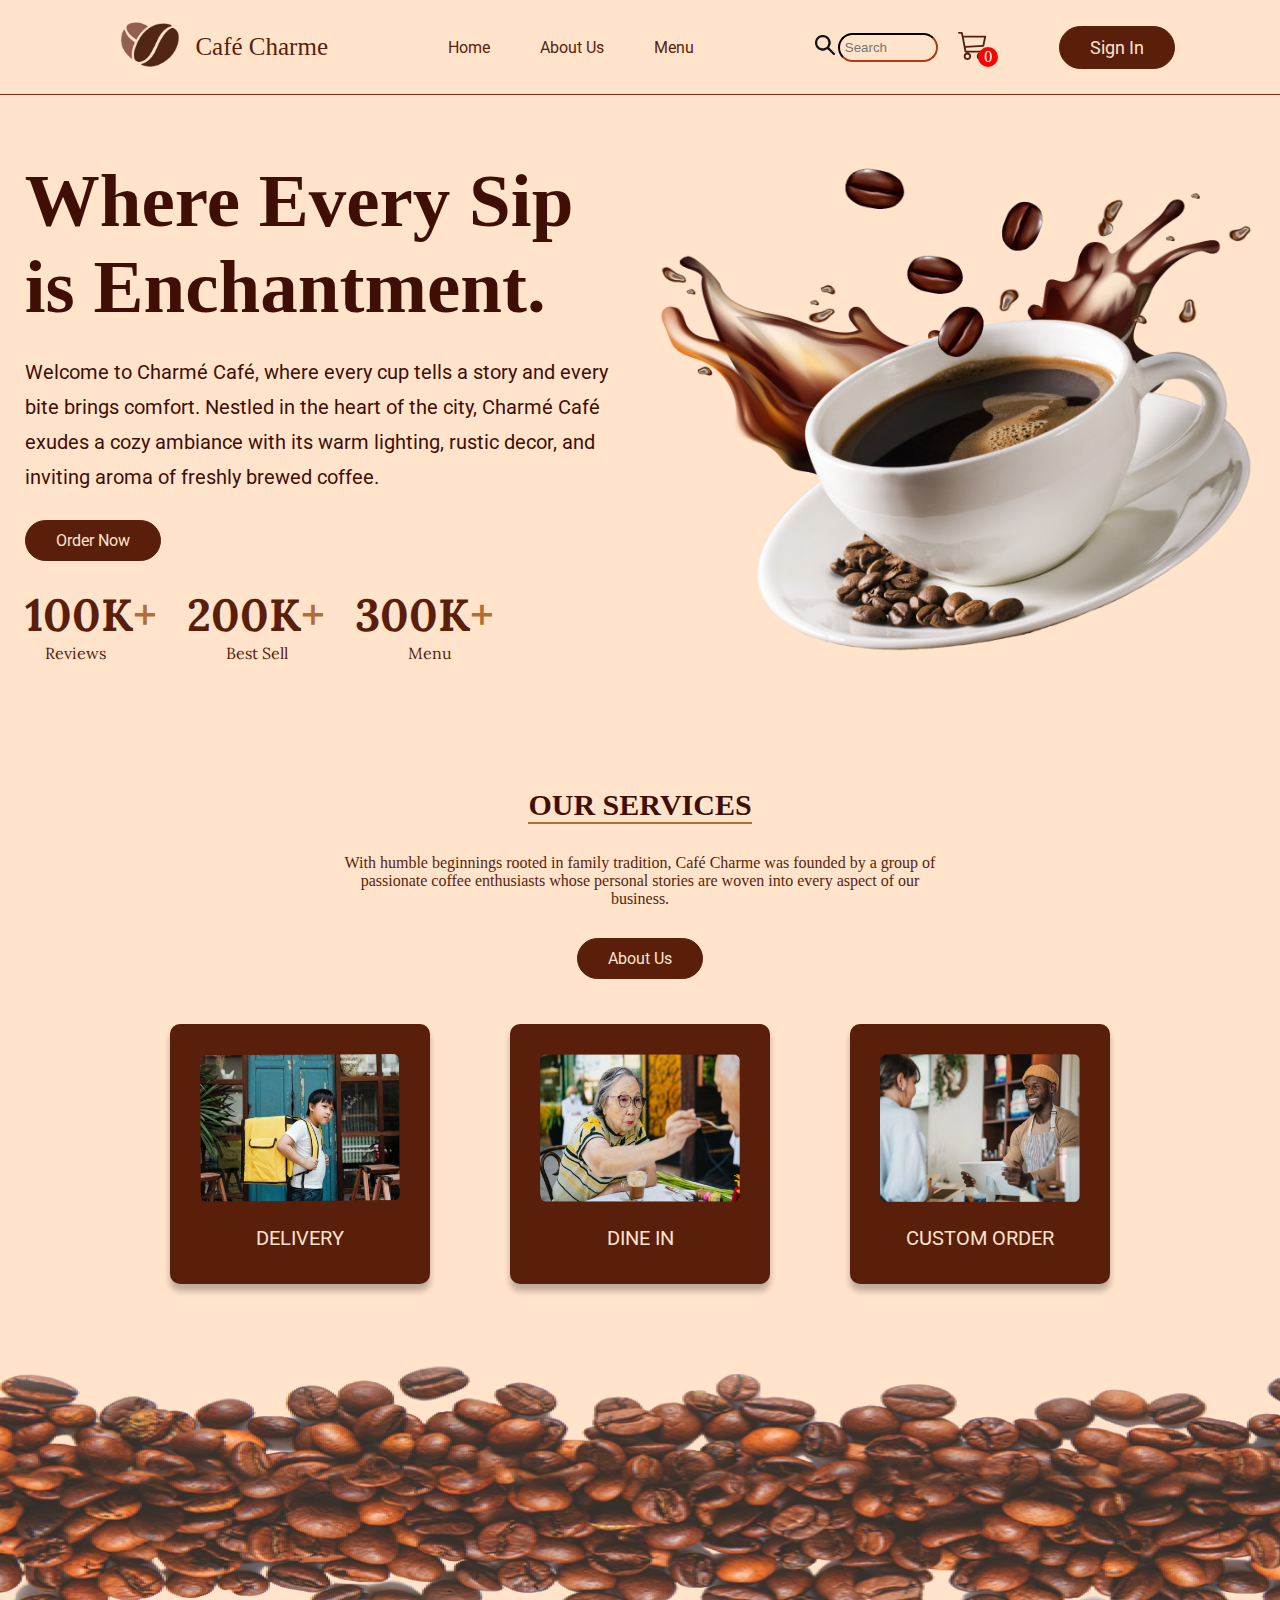
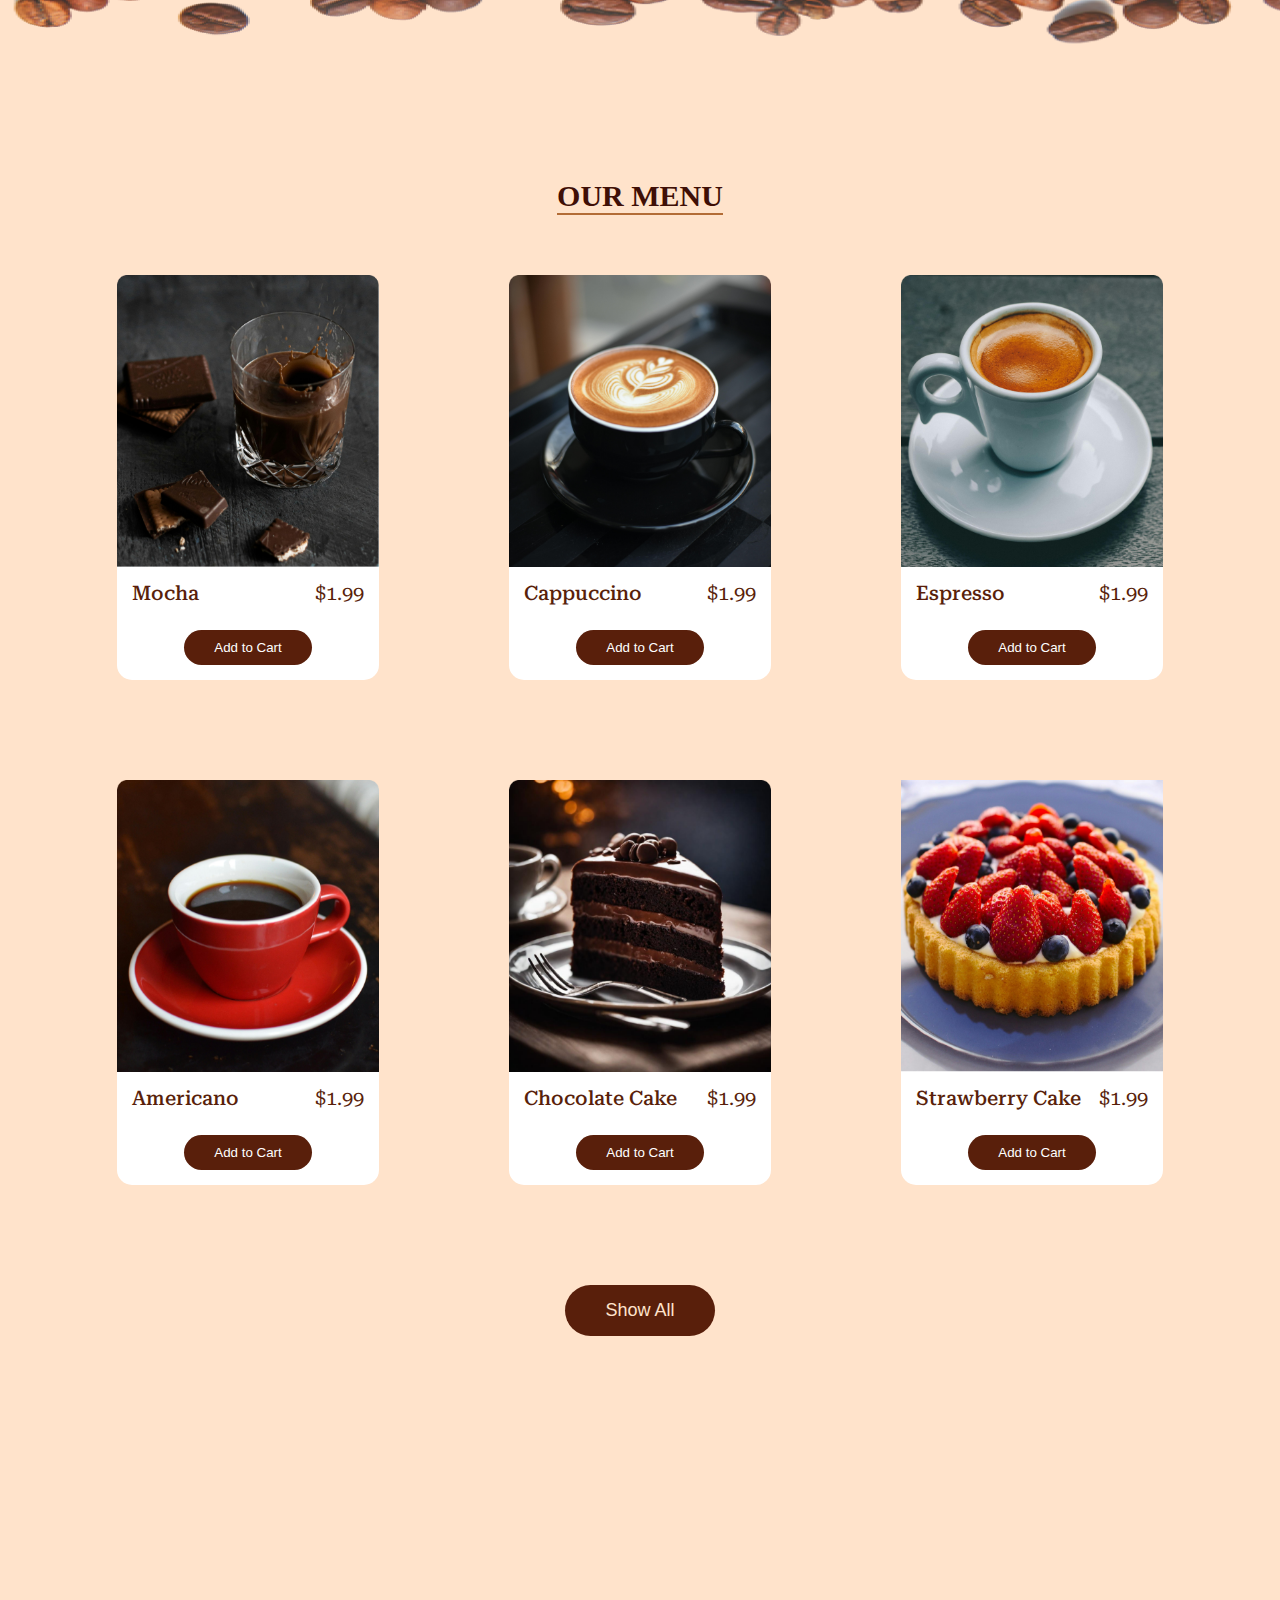
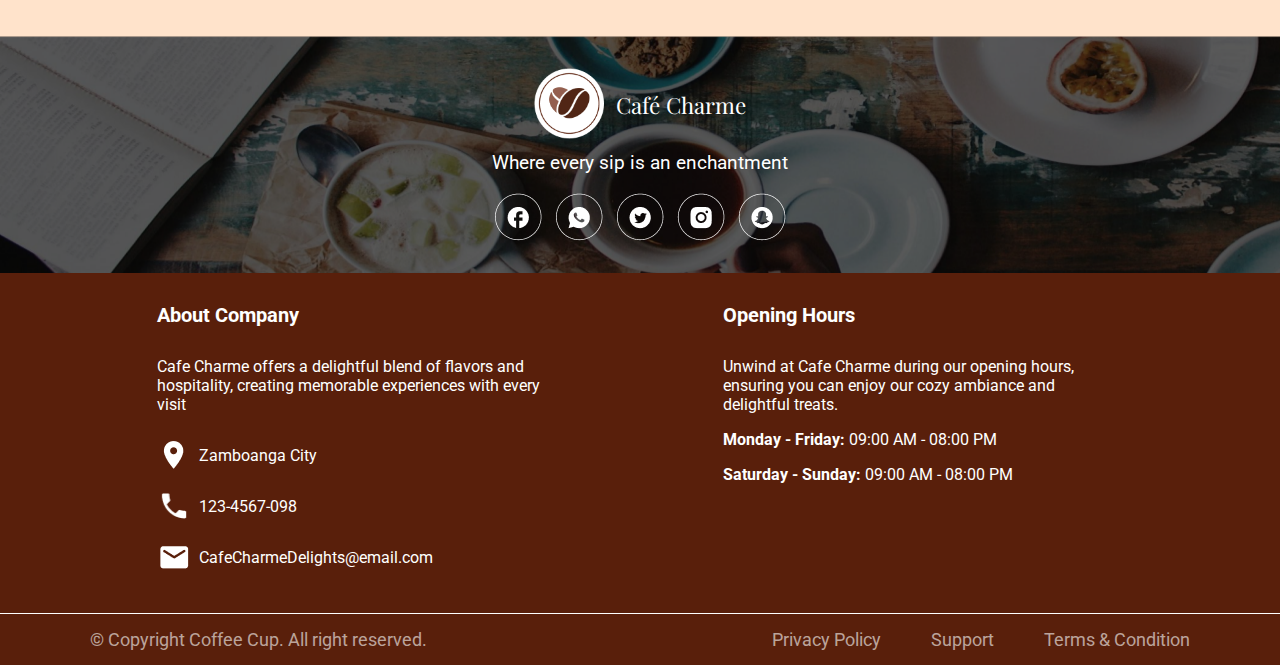
<file: index.html>
<!DOCTYPE html>
<html lang="en">

<head>
    <meta charset="UTF-8" />
    <meta name="viewport" content="width=device-width, initial-scale=1.0" />

    <title>Café Charme Final</title>

    <link rel="stylesheet" href="./navigation.css">
    <link rel="stylesheet" href="./home.css">
    <link rel="stylesheet" href="./services.css">
    <link rel="stylesheet" href="./menu.css">
    <link rel="stylesheet" href="./footer.css">

    <link rel="preconnect" href="https://fonts.googleapis.com">
    <link rel="preconnect" href="https://fonts.gstatic.com" crossorigin>
    <link
        href="https://fonts.googleapis.com/css2?family=Roboto:ital,wght@0,100;0,300;0,400;0,500;0,700;0,900;1,100;1,300;1,400;1,500;1,700;1,900&display=swap"
        rel="stylesheet">

    <link rel="preconnect" href="https://fonts.googleapis.com">
    <link rel="preconnect" href="https://fonts.gstatic.com" crossorigin>
    <link
        href="https://fonts.googleapis.com/css2?family=Lora:ital,wght@0,400..700;1,400..700&family=Playfair+Display+SC:ital,wght@0,400;0,700;0,900;1,400;1,700;1,900&display=swap"
        rel="stylesheet">

    <link rel="preconnect" href="https://fonts.googleapis.com">
    <link rel="preconnect" href="https://fonts.gstatic.com" crossorigin>
    <link href="https://fonts.googleapis.com/css2?family=Playfair+Display:ital,wght@0,400..900;1,400..900&display=swap"
        rel="stylesheet">

    <link rel="preconnect" href="https://fonts.googleapis.com">
    <link rel="preconnect" href="https://fonts.gstatic.com" crossorigin>
    <link href="https://fonts.googleapis.com/css2?family=Roboto+Serif:ital,opsz,wght@0,8..144,100..900;1,8..144,100..900&display=swap" rel="stylesheet">

    <style>
        body {
            background-color: rgb(255, 227, 203);
            padding-top: 75px;
            margin-left: 0;
            margin-right: 0;
            margin-bottom: 0;
        }

        .contents {
            margin: 5px 50px;
            border-radius: 15px;
            padding: 10px 10px;
            background-color: rgb(255, 227, 203);
            flex: 1;
        }

        .line {
            border-bottom: 1px solid rgb(89, 31, 11);
        }

        .separator
        {
            position: absolute;
            z-index: -1;
            width: 100%;
            height: 300px;
        }
        
    </style>
</head>

<body>


    <div class="contents">
        <div class="navigation">
            <div class="logo-name">
                <div class="logodiv">
                    <a href="./adminlogin.html"><img class="logo" src="./logo-removebg-preview.jpg " alt=""></a>
                </div>
                <div class="name">
                    <p><a href="">Café Charme</a></p>
                </div>
            </div>
    
            <div class="home-service-menu">
                <div class="home-nav">  
                    <a href="./index.html">Home</a>
                </div>
                <div class="service-nav">
                    <a href="./aboutUs.html">About Us</a>
                </div>
                <div class="menu-nav">
                    <a href="./browsing.html">Menu</a>
                </div>
            </div>
    
    
    
            <div class="icon-bar">
                <div class="search-icon">
                    <img class="icon" src="./Search Icon.jpg" alt="Search">
                </div>
                <div class="search-bar">
                    <input class="bar" type="search" name="" id="" placeholder="Search">
                </div>
            </div>
    
            <div class="shop-starts">
                <span class="counter">0</span>
                <img class="shop-cart" src="./cart3.svg" alt="">
            </div>
    
            <div class="log-in-button">
                <a href="./login.html"><button class="log-in">Sign In</button></a>
            </div>
        </div>

        <div class="cartTab">
            <h1>Shopping Cart</h1>
            <div class="listCart">
                <div class="item">
                    <div class="image">
                        <img src="mochaMacho 1.png" alt="">
                    </div>
                    <div class="Nname">
                        Café Mocha
                    </div>
                    <div class="totalPrice">
                        $4.00
                    </div>
                    <div class="quantity">
                        <span class="minus"><</span>
                        <span class="calculate">1</span>
                        <span class="plus">></span>
                    </div>
                </div>

            </div>
            <div class="btn">
                <button class="close">Close</button>
                <a href="./Profile.html"><button class="checkout">Check Out</button></a>
            </div>
        </div>


        <div class="home">
            <div class="left">
                <div class="heading">
                    <p class="head">Where Every Sip is Enchantment.</p>
                </div>
                <div class="head-description">
                    Welcome to Charmé Café, where every cup tells a story and every bite brings comfort. 
                    Nestled in the heart of the city, Charmé Café exudes a cozy ambiance with its warm lighting, 
                    rustic decor, and inviting aroma of freshly brewed coffee.
                </div>
                <div class="order-button">
                    <a href="./browsing.html">
                        <button class="button-order">
                            Order Now
                        </button>
                    </a>
            
                </div>
                <div class="stats">
                    <div class="numbers">
                        <div>
                            <p class="num">100K<span class="plus">+</span></p>
                        </div>
                        <div>
                            <p class="num">200K<span class="plus">+</span></p>
                        </div>
                        <div>
                            <p class="num">300K<span class="plus">+</span></p>
                        </div>
                    </div>

                    <div class="text1">
                        <div>
                            <p class="des">Reviews</p>
                        </div>
                        <div>
                            <p class="des">Best Sell</p>
                        </div>
                        <div>
                            <p class="des">Menu</p>
                        </div>
                    </div>
                </div>
            </div>
            <div class="right">
                <img class="coffee" src="./OfficialCoffee.png" alt="">
            </div>
        </div>

        <div class="services">
            <div class="serve-title">
                <div>
                    <p class="our-services">OUR SERVICES</p>
                </div>
                <div class="serve-description">
                    With humble beginnings rooted in family tradition, Café Charme was founded by a group of passionate coffee enthusiasts whose personal stories are woven into every aspect of our business.                
                </div>
                <div class="order-button1">
                    <a href="./aboutUs.html">
                    <button class="button-order1">
                        About Us
                    </button></a>
                </div>
            </div>
            
            <div class="offer">
                <div class="box">
                    <div class="serve-circle"></div>
                    <div>
                        <img class="pic-1" src="./image 4.png" alt="">
                    </div>
                        <p class="head-text">DELIVERY</p>
                        <p class="pic-description">
                            Lorem ipsum dolor sit amet consectetur adipisicing elit. quisquam suscipit incidunt? quibusdam eius id.
                        </p>
                </div>
                <div class="box">
                    <div class="serve-circle"></div>
                    <div>
                        <img class="pic-1" src="./image 5.png" alt="">
                    </div>
                        <p class="head-text">DINE IN</p>
                </div>
                <div class="box">
                    <div class="serve-circle"></div>
                    <div>
                        <img class="pic-1" src="./image 6.png" alt="">
                    </div>
                        <p class="head-text">CUSTOM ORDER</p>
                </div>
            </div>
        </div>
    </div>
        <img class="separator" src="./image 34.png" alt="">

        <div class="menu">
            <div class="serve-title">
                <div class="title">
                    <p class="our-services">OUR MENU</p>
                </div>
            </div>

            <div class="menus">
                <div class="top">
                    <div class="card-body">
                        <div class="card-pic">
                            <img class="Mocha" src="./Mocha 1.png" alt="">
                        </div>
                        <div class="card-content">
                            <div class="card-cont">
                                <div class="menu-name">
                                    Mocha
                                </div>
                                <div class="price">
                                    $1.99
                                </div>
                            </div>
                            <div class="buy-now-button">
                                <button class="buy-button" onclick="
                                    cartQuantity = cartQuantity+1;
                                    console.log(`Cart quantity: ${cartQuantity}`);
                                    ">Add to Cart</button>
                            </div>
                        </div>
                    </div>
                    <div class="card-body">
                        <div class="card-pic">
                            <img class="Mocha" src="./Cappuccino 1.png" alt="">
                        </div>
                        <div class="card-content">
                            <div class="card-cont">
                                <div class="menu-name">
                                    Cappuccino
                                </div>
                                <div class="price">
                                    $1.99
                                </div>
                            </div>
                            <div class="buy-now-button">
                                <button class="buy-button" onclick="
                                    cartQuantity = cartQuantity+1;
                                    console.log(`Cart quantity: ${cartQuantity}`);
                                    ">Add to Cart</button>
                            </div>
                        </div>
                    </div>
                    <div class="card-body">
                        <div class="card-pic">
                            <img class="Mocha" src="./Espresso 1.png" alt="">
                        </div>
                        <div class="card-content">
                            <div class="card-cont">
                                <div class="menu-name">
                                    Espresso
                                </div>
                                <div class="price">
                                    $1.99
                                </div>
                            </div>
                            <div class="buy-now-button">
                                <button class="buy-button" onclick="
                                    cartQuantity = cartQuantity+1;
                                    console.log(`Cart quantity: ${cartQuantity}`);
                                    ">Add to Cart</button>
                            </div>
                        </div>
                    </div>
                </div>

                <div class="bottom">
                    <div class="card-body">
                        <div class="card-pic">
                            <img class="Mocha" src="./Americano 2.png" alt="">
                        </div>
                        <div class="card-content">
                            <div class="card-cont">
                                <div class="menu-name">
                                    Americano
                                </div>
                                <div class="price">
                                    $1.99
                                </div>
                            </div>
                            <div class="buy-now-button">
                                <button class="buy-button" onclick="
                                    cartQuantity = cartQuantity+1;
                                    console.log(`Cart quantity: ${cartQuantity}`);
                                    ">Add to Cart</button>
                            </div>
                        </div>
                    </div>
                    <div class="card-body">
                        <div class="card-pic">
                            <img class="Mocha" src="./Chocolate Cake 1.png" alt="">
                        </div>
                        <div class="card-content">
                            <div class="card-cont">
                                <div class="menu-name">
                                    Chocolate Cake
                                </div>
                                <div class="price">
                                    $1.99
                                </div>
                            </div>
                            <div class="buy-now-button">
                                <button class="buy-button" onclick="
                                    cartQuantity = cartQuantity+1;
                                    console.log(`Cart quantity: ${cartQuantity}`);
                                    ">Add to Cart</button>
                            </div>
                        </div>
                    </div>
                    <div class="card-body">
                        <div class="card-pic">
                            <img class="Mocha" src="./Strawberry Cake 1.png" alt="">
                        </div>
                        <div class="card-content">
                            <div class="card-cont">
                                <div class="menu-name">
                                    Strawberry Cake
                                </div>
                                <div class="price">
                                    $1.99
                                </div>
                            </div>
                            <div class="buy-now-button">
                                <button class="buy-button" onclick="
                                    cartQuantity = cartQuantity+1;
                                    console.log(`Cart quantity: ${cartQuantity}`);
                                    ">Add to Cart</button>
                            </div>
                        </div>
                    </div>
                </div>
                
                <div class="browsing-button">
                    <a href="./browsing.html"><button  class="To-Browsing">Show All</button></a>
                </div>

            </div>
        </div>

<script type="text/javascript">
    alert("Click the Brand Logo to access Admin side");
</script>
<script src="./app.js">
    
</script>

</body>

<footer>
    <div class="footer-top">
        <div class="footer-logo">
            <div>
                <img class="footer-brand-logo" src="./Group 29.png" alt="">
            </div>
            <p class="footer-brand-name">Café Charme</p>
        </div>
        <div>
            <p class="footer-text">Where every sip is an enchantment</p>
        </div>
        <div class="footer-platforms">
            <img class="footer-frame" src="./Frame 36.png" alt="">
        </div>
    </div>

    <div class="footer-bottom">
        <div class="footer-bottom-left">
            <p class="footer-bottom-text">
                About Company
            </p>
            <p class="about-company">
                Cafe Charme offers a delightful blend of flavors and hospitality, creating memorable experiences with every visit
            </p>
            <div class="other-infos">
                <img src="./mdi_location.png" alt="">
                <p>Zamboanga City</p>
            </div>
            <div class="other-infos">
                <img src="mdi_call.png" alt="">
                <p>123-4567-098</p>
            </div>
            <div class="other-infos">
                <img src="./ic_round-email.png" alt="">
                <p>CafeCharmeDelights@email.com</p>
            </div>
        </div>
        <div class="footer-bottom-right">
            <p class="footer-bottom-text">
                Opening Hours
            </p>
            <p class="about-company">
                Unwind at Cafe Charme during our opening hours, ensuring you can enjoy our cozy ambiance and delightful treats.
            </p>
            <p>
                <p><span class="bolded">Monday - Friday: </span> 09:00 AM - 08:00 PM</p>
            </p>
            <p>
                <p><span class="bolded">Saturday - Sunday: </span> 09:00 AM - 08:00 PM</p>
            </p>
        </div>
    </div>

    <div class="foot-footer">
        <div>
            © Copyright Coffee Cup. All right reserved.
        </div>

        <div class="foot-footer-trio">
            <div>Privacy Policy</div>
            <div>Support</div>
            <div>Terms & Condition</div>
        </div>
    </div>
</footer>

</html>
</file>
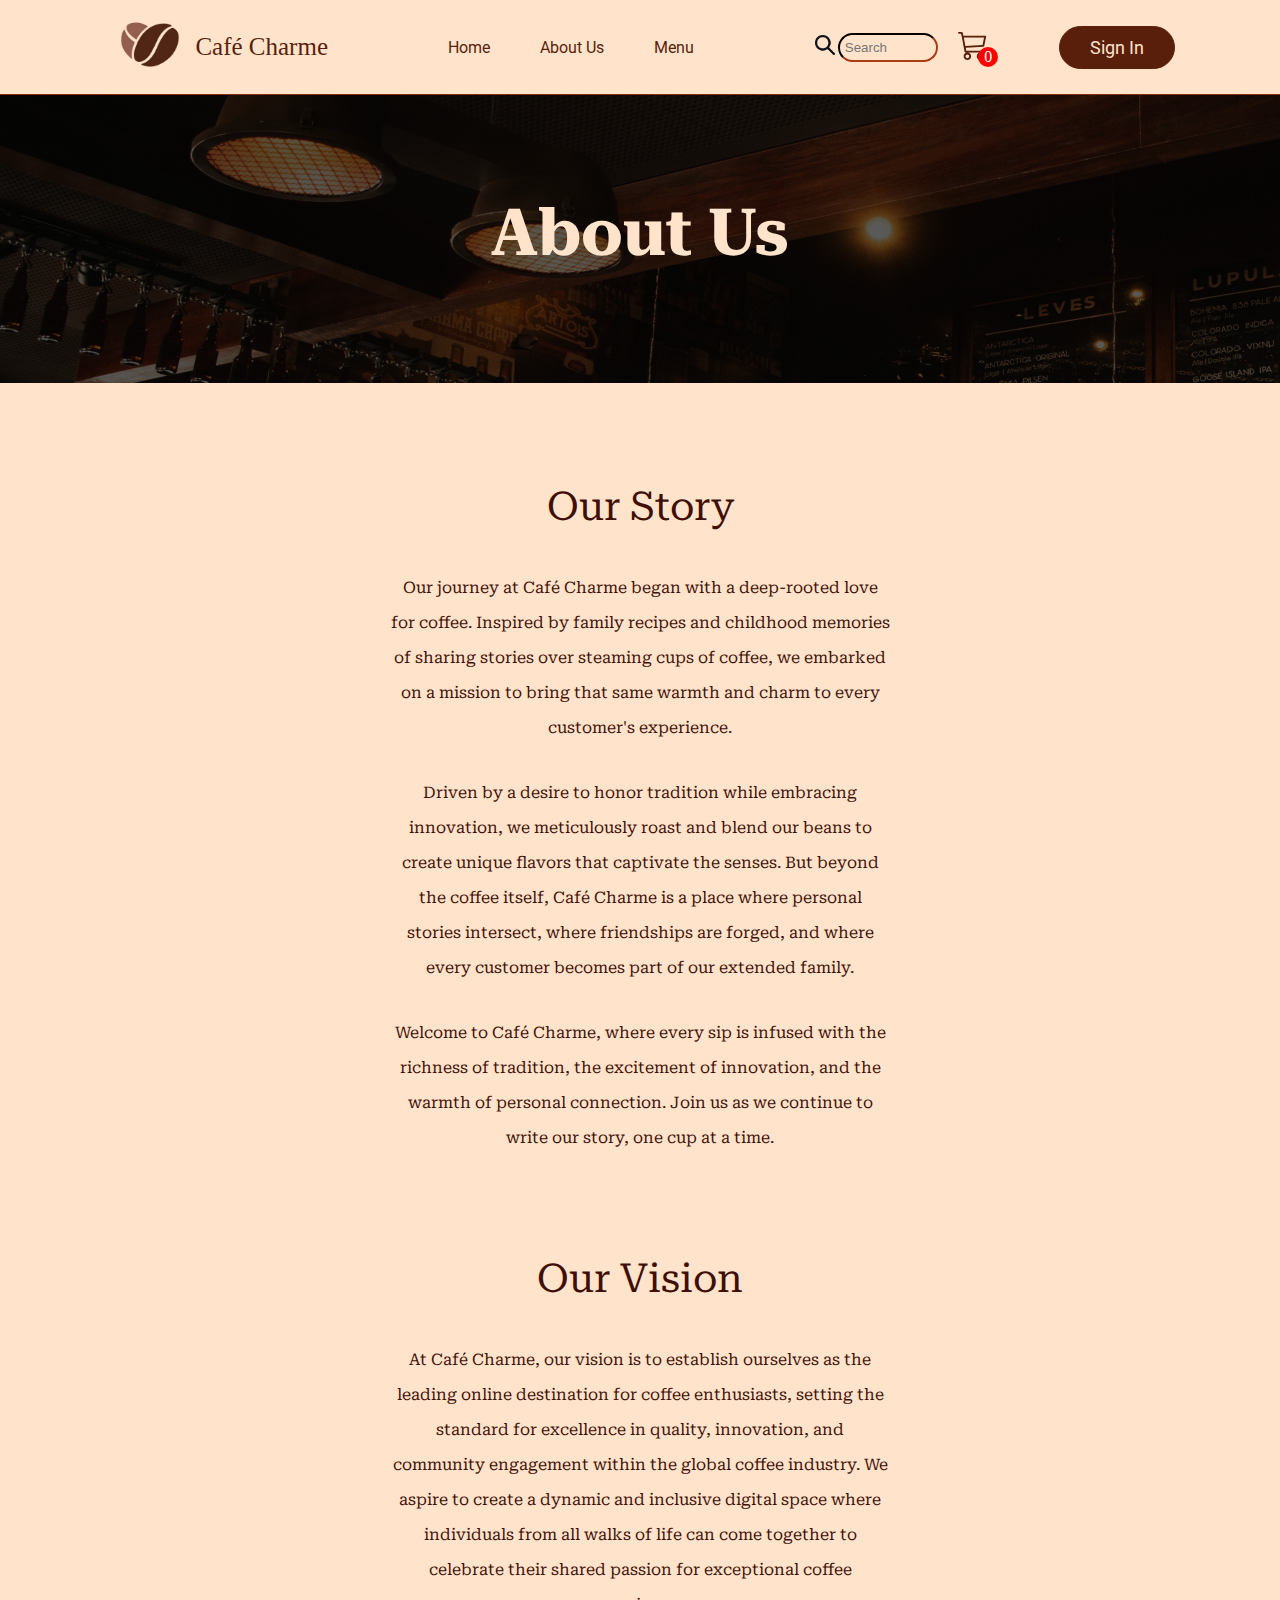
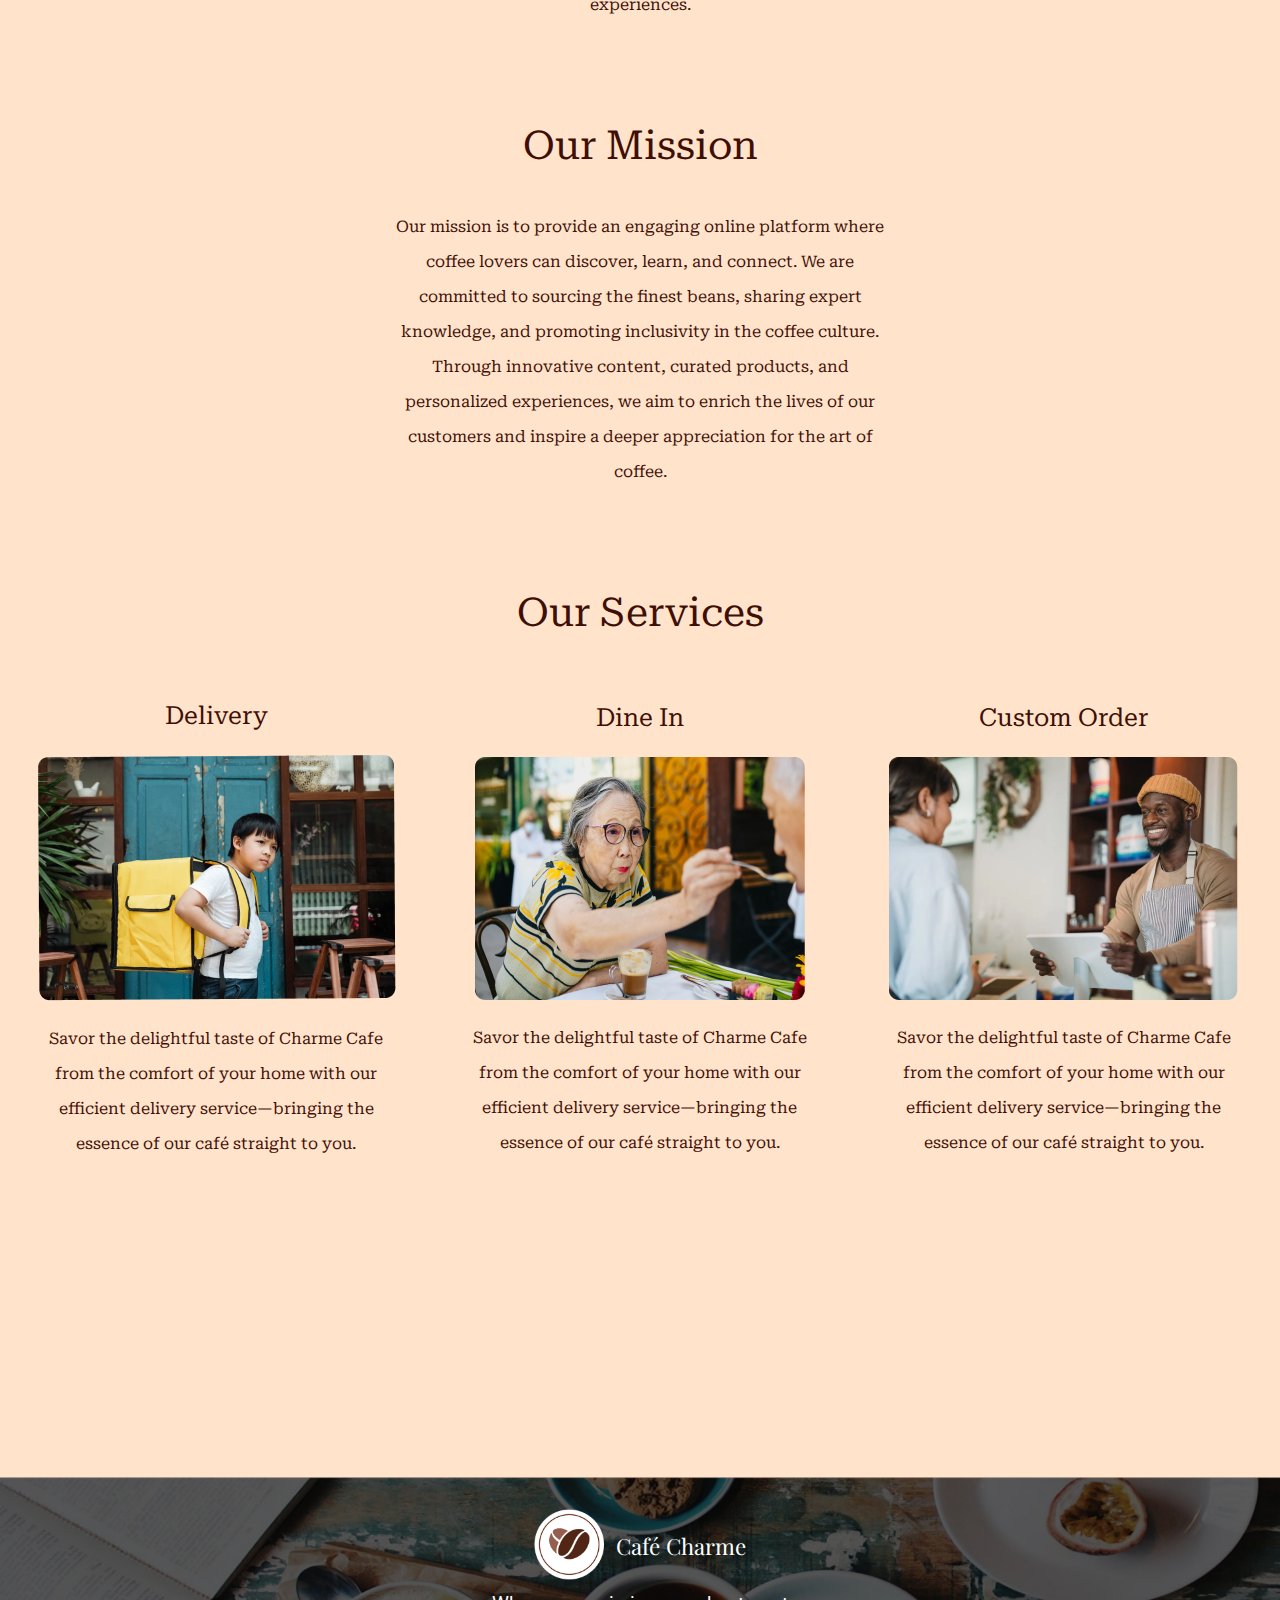
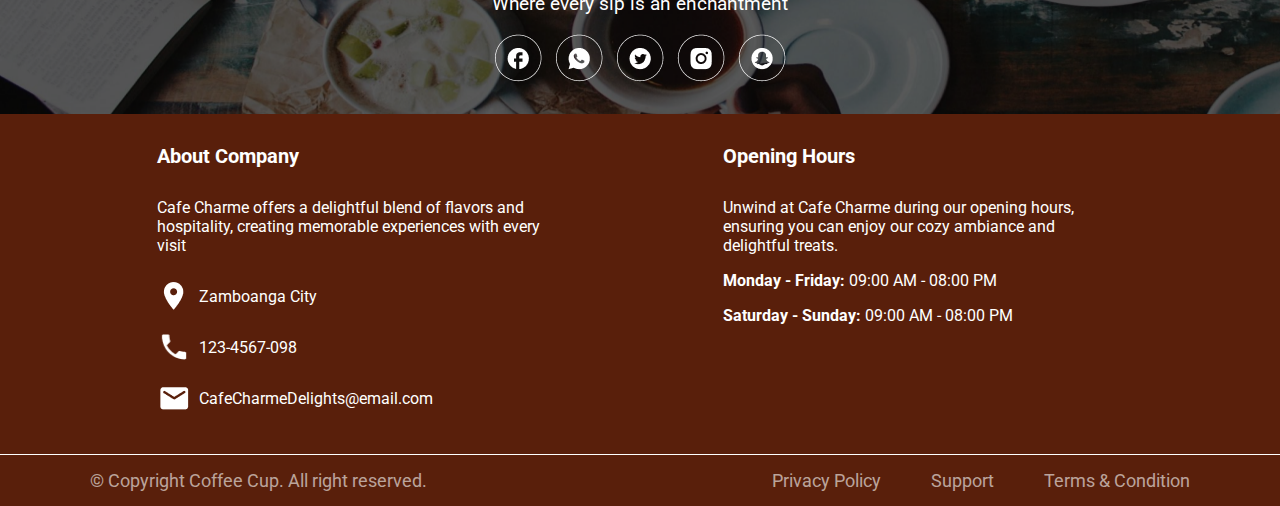
<file: aboutUs.html>
<!DOCTYPE html>
<html lang="en">
<head>
    <meta charset="UTF-8">
    <meta name="viewport" content="width=device-width, initial-scale=1.0">
    <title>About Us</title>

    <link rel="stylesheet" href="./navigation.css">
    <link rel="stylesheet" href="./footer.css">
    <link rel="stylesheet" href="./aboutUs.css">

    <link rel="preconnect" href="https://fonts.googleapis.com">
    <link rel="preconnect" href="https://fonts.gstatic.com" crossorigin>
    <link
        href="https://fonts.googleapis.com/css2?family=Roboto:ital,wght@0,100;0,300;0,400;0,500;0,700;0,900;1,100;1,300;1,400;1,500;1,700;1,900&display=swap"
        rel="stylesheet">

    <link rel="preconnect" href="https://fonts.googleapis.com">
    <link rel="preconnect" href="https://fonts.gstatic.com" crossorigin>
    <link
        href="https://fonts.googleapis.com/css2?family=Lora:ital,wght@0,400..700;1,400..700&family=Playfair+Display+SC:ital,wght@0,400;0,700;0,900;1,400;1,700;1,900&display=swap"
        rel="stylesheet">

    <link rel="preconnect" href="https://fonts.googleapis.com">
    <link rel="preconnect" href="https://fonts.gstatic.com" crossorigin>
    <link href="https://fonts.googleapis.com/css2?family=Playfair+Display:ital,wght@0,400..900;1,400..900&display=swap"
        rel="stylesheet">

    <link rel="preconnect" href="https://fonts.googleapis.com">
    <link rel="preconnect" href="https://fonts.gstatic.com" crossorigin>
    <link href="https://fonts.googleapis.com/css2?family=Roboto+Serif:ital,opsz,wght@0,8..144,100..900;1,8..144,100..900&display=swap" rel="stylesheet">

    <style>
        body 
        {
            background-color: rgb(255, 227, 203);
            padding-top: 75px;
            margin-left: 0;
            margin-right: 0;
            margin-bottom: 0;
        }

        .contents {
            margin: 5px 50px;
            border-radius: 15px;
            padding: 10px 10px;
            background-color: rgb(255, 227, 203);
            flex: 1;
        }

        .line {
            border-bottom: 1px solid rgb(89, 31, 11);
        }

        .separator
        {
            position: absolute;
            z-index: -1;
            width: 100%;
            height: 300px;
        }
    </style>
</head>
<body>
    <div class="navigation">
        <div class="logo-name">
            <div class="logodiv">
                <a href="./adminlogin.html"><img class="logo" src="./logo-removebg-preview.jpg " alt=""></a>
            </div>
            <div class="name">
                <p><a href="">Café Charme</a></p>
            </div>
        </div>

        <div class="home-service-menu">
            <div class="home-nav">  
                <a href="./index.html">Home</a>
            </div>
            <div class="service-nav">
                <a href="./aboutUs.html">About Us</a>
            </div>
            <div class="menu-nav">
                <a href="./browsing.html">Menu</a>
            </div>
        </div>

        <div class="icon-bar">
            <div class="search-icon">
                <img class="icon" src="./Search Icon.jpg" alt="Search">
            </div>
            <div class="search-bar">
                <input class="bar" type="search" name="" id="" placeholder="Search">
            </div>
        </div>

        <div class="shop-starts">
            <span class="counter">0</span>
            <img class="shop-cart" src="./cart3.svg" alt="">
        </div>

        <div class="log-in-button">
            <a href="./login.html"><button class="log-in">Sign In</button></a>
        </div>
    </div>

    <div class="About-Us">
        <div class="text"><p>About Us</p></div>
    </div>


    
    <p class="Our-Story">Our Story</p>
        
    <div class="cartTab">
        <h1>Shopping Cart</h1>
        <div class="listCart">
            <div class="item">
                <div class="image">
                    <img src="mochaMacho 1.png" alt="">
                </div>
                <div class="Nname">
                    Café Mocha
                </div>
                <div class="totalPrice">
                    $4.00
                </div>
                <div class="quantity">
                    <span class="minus"><</span>
                    <span class="calculate">1</span>
                    <span class="plus">></span>
                </div>
            </div>

        </div>
        <div class="btn">
            <button class="close">Close</button>
                <a href="./Profile.html"><button class="checkout">Check Out</button></a>
        </div>
    </div>


    <div class="Our-Story-Content">
        <div class="text-content">
            <p>Our journey at Café Charme began with a deep-rooted love for coffee. Inspired by family recipes and childhood memories of sharing stories over steaming cups of coffee, we embarked on a mission to bring that same warmth and charm to every customer's experience.</p>
        </div>
        <div class="text-content">
            <p>Driven by a desire to honor tradition while embracing innovation, we meticulously roast and blend our beans to create unique flavors that captivate the senses. But beyond the coffee itself, Café Charme is a place where personal stories intersect, where friendships are forged, and where every customer becomes part of our extended family.</p>
        </div>
        <div class="text-content">
            <p>Welcome to Café Charme, where every sip is infused with the richness of tradition, the excitement of innovation, and the warmth of personal connection. Join us as we continue to write our story, one cup at a time.</p>
        </div>
    </div>

    <p class="Our-Story">Our Vision</p>
        
    <div class="Our-Story-Content">
        <div class="text-content">
            <p>At Café Charme, our vision is to establish ourselves as the leading online destination for coffee enthusiasts, setting the standard for excellence in quality, innovation, and community engagement within the global coffee industry. We aspire to create a dynamic and inclusive digital space where individuals from all walks of life can come together to celebrate their shared passion for exceptional coffee experiences.</p>
        </div>

    </div>

    <p class="Our-Story">Our Mission</p>

    <div class="Our-Story-Content">
        <div class="text-content">
            <p>Our mission is to provide an engaging online platform where coffee lovers can discover, learn, and connect. We are committed to sourcing the finest beans, sharing expert knowledge, and promoting inclusivity in the coffee culture. Through innovative content, curated products, and personalized experiences, we aim to enrich the lives of our customers and inspire a deeper appreciation for the art of coffee.
            </p>
        </div>

    </div>

    <p class="Our-Story">Our Services</p>
    <div class="services-content">
        <div class="three-pics">
            <div><p class="head3">Delivery</p></div>
            <div><img src="./image 444.png" alt=""></div>
            <div><p class="text-content">Savor the delightful taste of Charme Cafe from the comfort of your home with our efficient delivery service—bringing the essence of our café straight to you.</p></div>
        </div>

        <div class="three-pics">
            <div><p class="head3">Dine In</p></div>
            <div><img src="./pexels-rdne-stock-project-5637706 1.png" alt=""></div>
            <div><p class="text-content">Savor the delightful taste of Charme Cafe from the comfort of your home with our efficient delivery service—bringing the essence of our café straight to you.</p></div>
        </div>

        <div class="three-pics">
            <div><p class="head3">Custom Order</p></div>
            <div><img src="./image 55.png" alt=""></div>
            <div><p class="text-content">Savor the delightful taste of Charme Cafe from the comfort of your home with our efficient delivery service—bringing the essence of our café straight to you.</p></div>
        </div>
    </div>
    

    <footer>
        <div class="footer-top">
            <div class="footer-logo">
                <div>
                    <img class="footer-brand-logo" src="./Group 29.png" alt="">
                </div>
                <p class="footer-brand-name">Café Charme</p>
            </div>
            <div>
                <p class="footer-text">Where every sip is an enchantment</p>
            </div>
            <div class="footer-platforms">
                <img class="footer-frame" src="./Frame 36.png" alt="">
            </div>
        </div>
    
        <div class="footer-bottom">
            <div class="footer-bottom-left">
                <p class="footer-bottom-text">
                    About Company
                </p>
                <p class="about-company">
                    Cafe Charme offers a delightful blend of flavors and hospitality, creating memorable experiences with every visit
                </p>
                <div class="other-infos">
                    <img src="./mdi_location.png" alt="">
                    <p>Zamboanga City</p>
                </div>
                <div class="other-infos">
                    <img src="mdi_call.png" alt="">
                    <p>123-4567-098</p>
                </div>
                <div class="other-infos">
                    <img src="./ic_round-email.png" alt="">
                    <p>CafeCharmeDelights@email.com</p>
                </div>
            </div>
            <div class="footer-bottom-right">
                <p class="footer-bottom-text">
                    Opening Hours
                </p>
                <p class="about-company">
                    Unwind at Cafe Charme during our opening hours, ensuring you can enjoy our cozy ambiance and delightful treats.
                </p>
                <p>
                    <p><span class="bolded">Monday - Friday: </span> 09:00 AM - 08:00 PM</p>
                </p>
                <p>
                    <p><span class="bolded">Saturday - Sunday: </span> 09:00 AM - 08:00 PM</p>
                </p>
            </div>
        </div>
    
        <div class="foot-footer">
            <div>
                © Copyright Coffee Cup. All right reserved.
            </div>
    
            <div class="foot-footer-trio">
                <div>Privacy Policy</div>
                <div>Support</div>
                <div>Terms & Condition</div>
            </div>
        </div>
    </footer>


    <script src="app.js">
    </script>
</body>
</html>
</file>
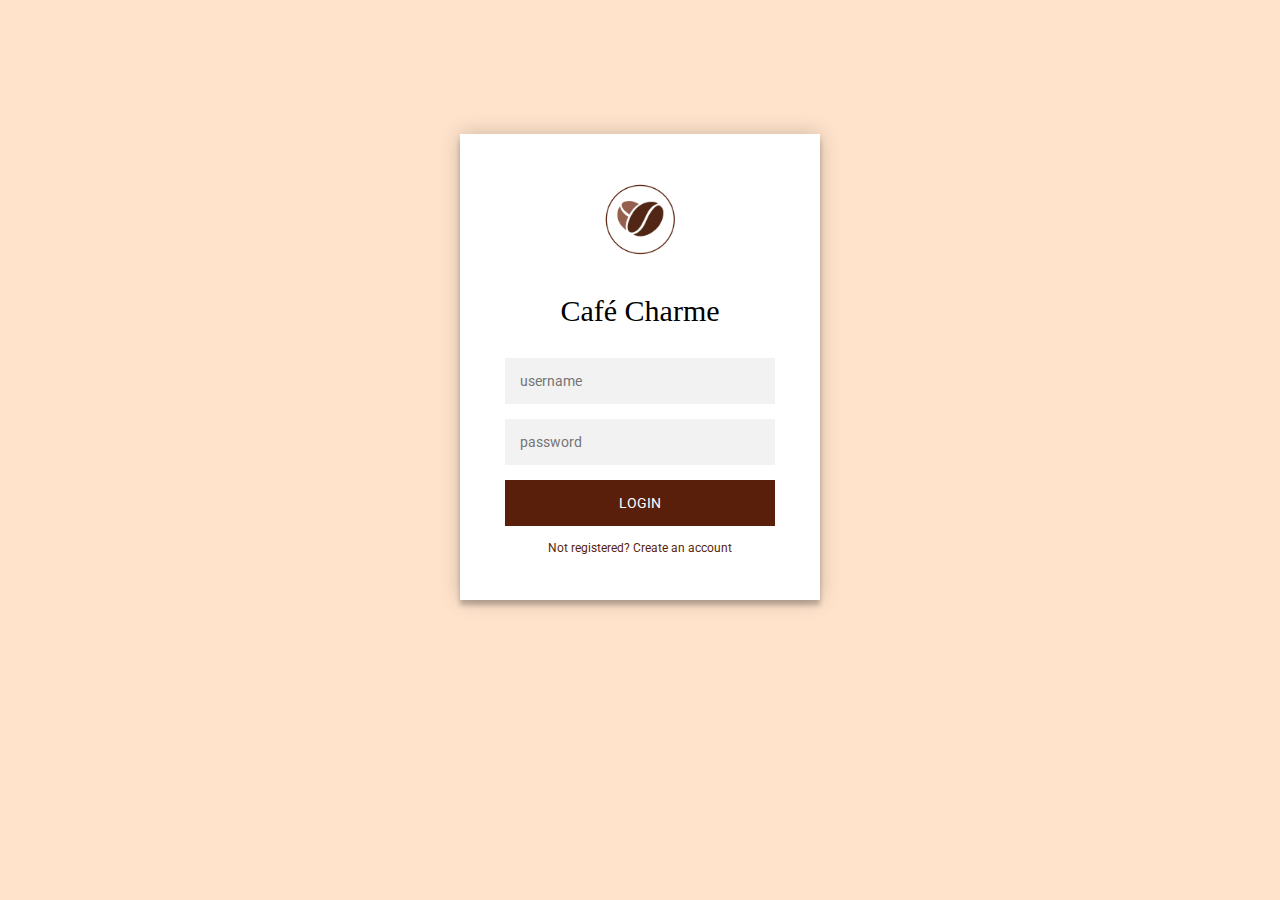
<file: adminlogin.html>
<!DOCTYPE html>
<html lang="en">
<head>
    <meta charset="UTF-8">
    <meta name="viewport" content="width=device-width, initial-scale=1.0">
    <title>Admin Log In</title>

    <link rel="stylesheet" href="./adminlogin.css">

    <link rel="preconnect" href="https://fonts.googleapis.com">
    <link rel="preconnect" href="https://fonts.gstatic.com" crossorigin>
    <link
        href="https://fonts.googleapis.com/css2?family=Roboto:ital,wght@0,100;0,300;0,400;0,500;0,700;0,900;1,100;1,300;1,400;1,500;1,700;1,900&display=swap"
        rel="stylesheet">

    <link rel="preconnect" href="https://fonts.googleapis.com">
    <link rel="preconnect" href="https://fonts.gstatic.com" crossorigin>
    <link
        href="https://fonts.googleapis.com/css2?family=Lora:ital,wght@0,400..700;1,400..700&family=Playfair+Display+SC:ital,wght@0,400;0,700;0,900;1,400;1,700;1,900&display=swap"
        rel="stylesheet">

    <link rel="preconnect" href="https://fonts.googleapis.com">
    <link rel="preconnect" href="https://fonts.gstatic.com" crossorigin>
    <link href="https://fonts.googleapis.com/css2?family=Playfair+Display:ital,wght@0,400..900;1,400..900&display=swap"
        rel="stylesheet">

    <link rel="preconnect" href="https://fonts.googleapis.com">
    <link rel="preconnect" href="https://fonts.gstatic.com" crossorigin>
    <link href="https://fonts.googleapis.com/css2?family=Roboto+Serif:ital,opsz,wght@0,8..144,100..900;1,8..144,100..900&display=swap" rel="stylesheet">
    
    <style>
              body 
        {
            background-color: rgb(255, 227, 203);
            padding-top: 75px;
            margin-left: 0;
            margin-right: 0;
            margin-bottom: 0;
        }

        .contents {
            margin: 5px 50px;
            border-radius: 15px;
            padding: 10px 10px;
            background-color: rgb(255, 227, 203);
            flex: 1;
        }

        .line {
            border-bottom: 1px solid rgb(89, 31, 11);
        }

        .separator
        {
            position: absolute;
            z-index: -1;
            width: 100%;
            height: 300px;
        }
    </style>
</head>
<body>
  <div class="login-page">
    <div class="form">
      <div>
        <img class="logo" src="./Group 29.png " alt="">
        <p class="brand-name">Café Charme</p>
      </div>
      <form class="register-form">
        <input type="text" placeholder="name"/>
        <input type="password" placeholder="password"/>
        <input type="text" placeholder="email address"/>
        <button>create</button>
        <p class="message">Already registered? <a href="#">Sign In</a></p>
      </form>
      <form class="login-form">
        <input type="text" placeholder="username"/>
        <input type="password" placeholder="password"/>
      </form>
      <a href="./dashboard.html">     
        <button>login</button>
        <p class="message">Not registered? <a href="#">Create an account</a></p>

     </a>
    </div>
  </div>

  <script src="./admin.js"></script>
</body>
</html>
</file>
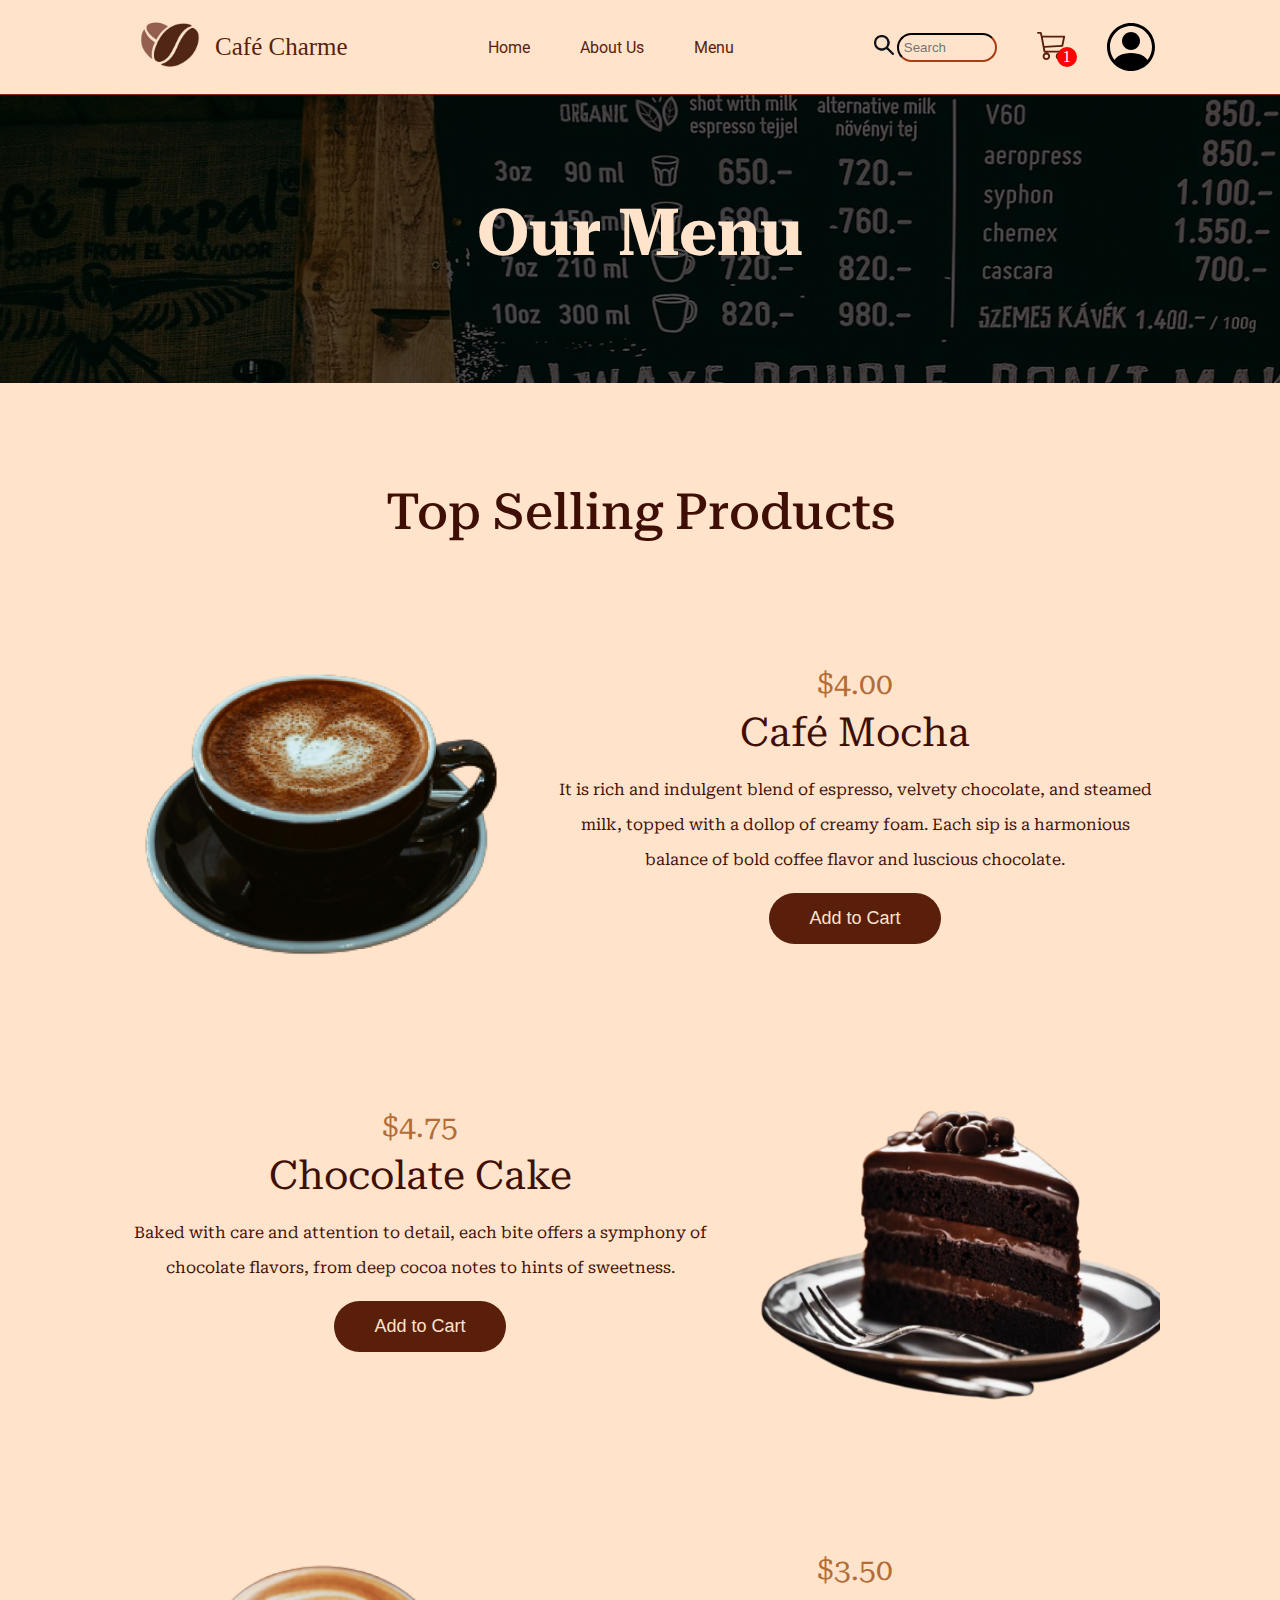
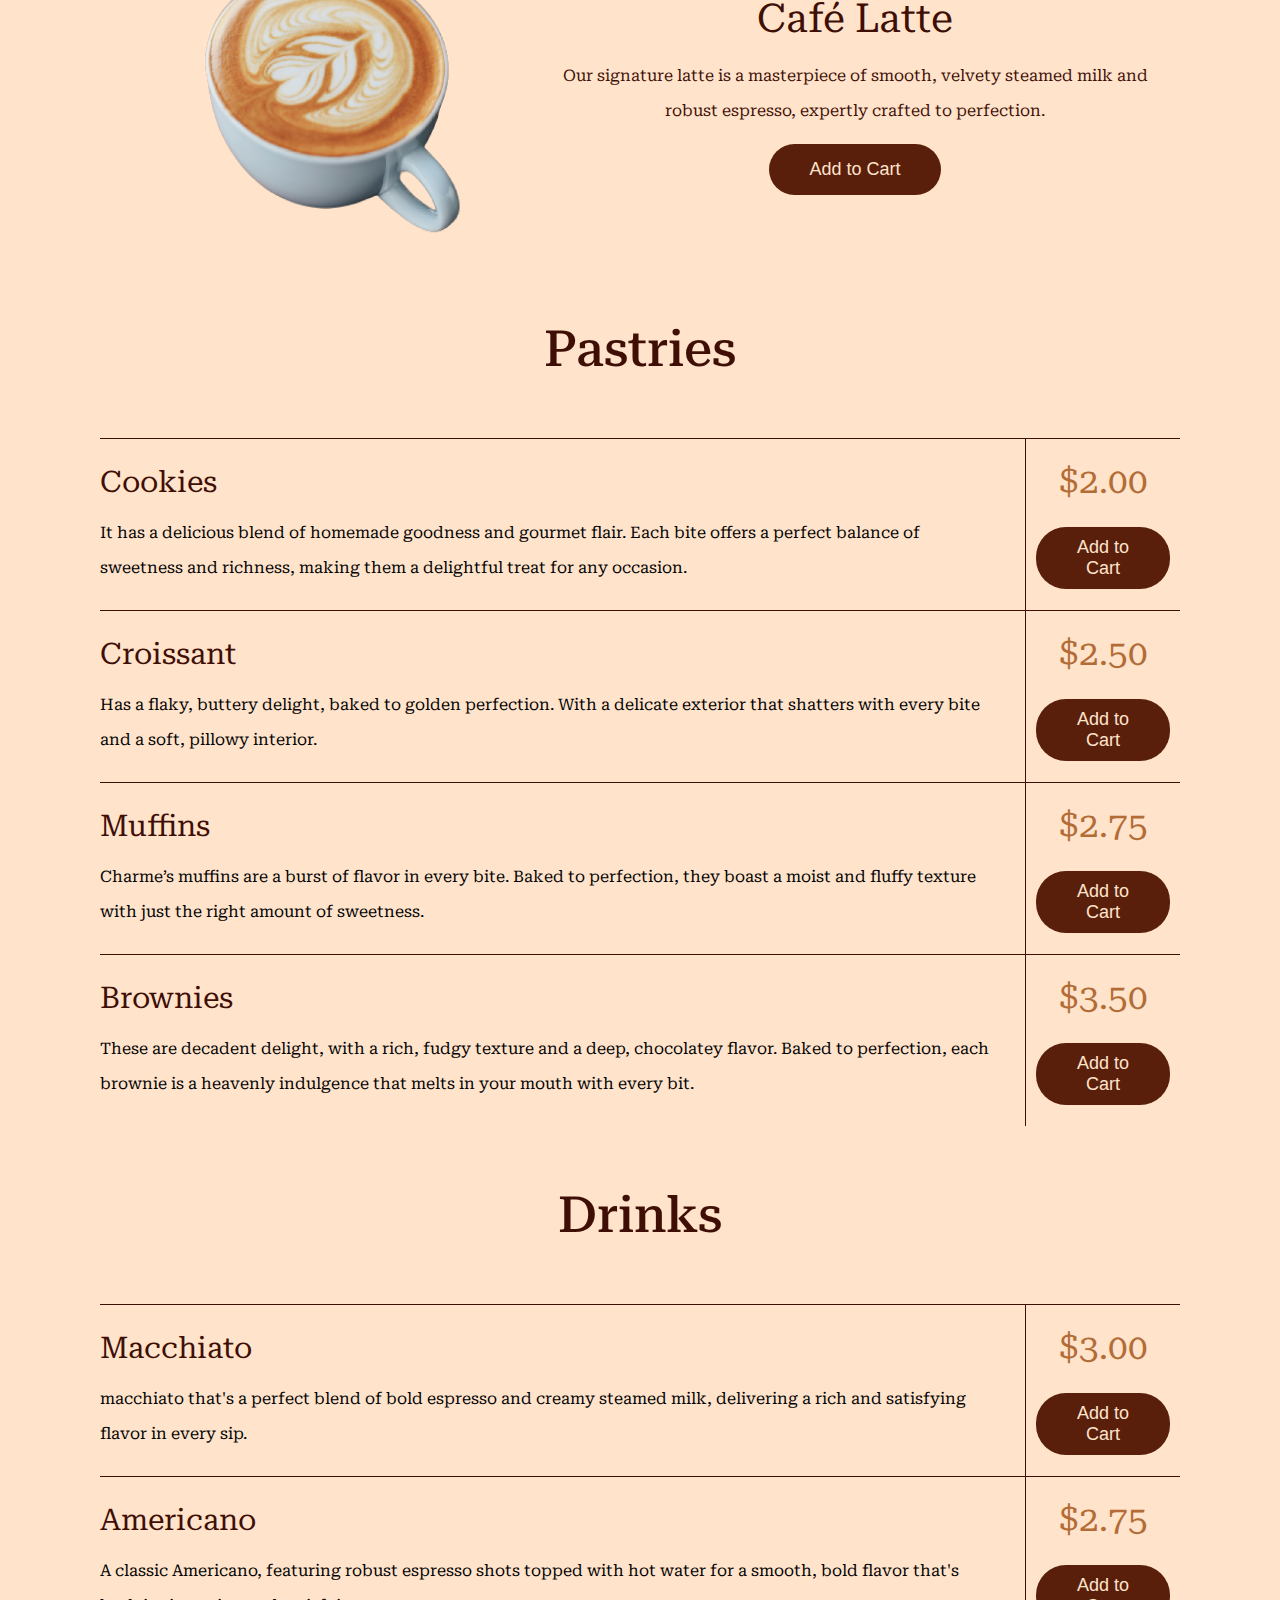
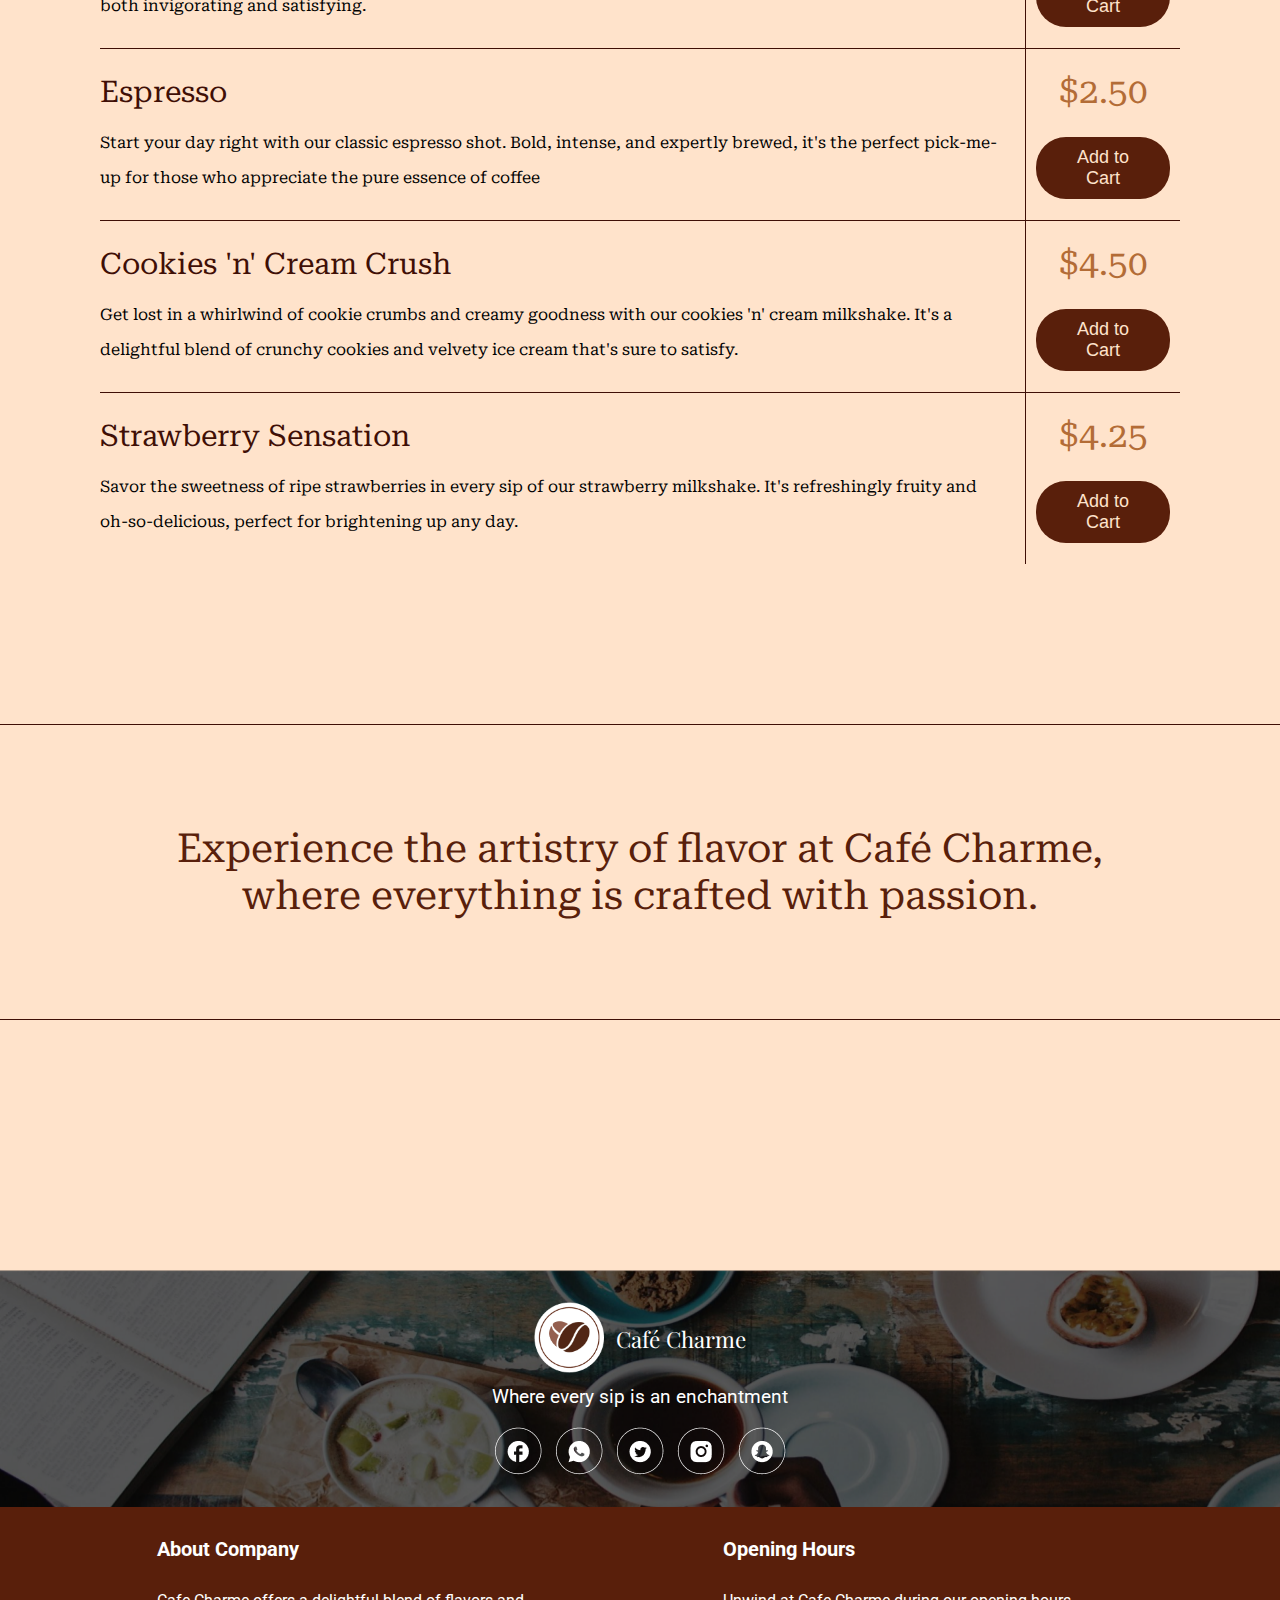
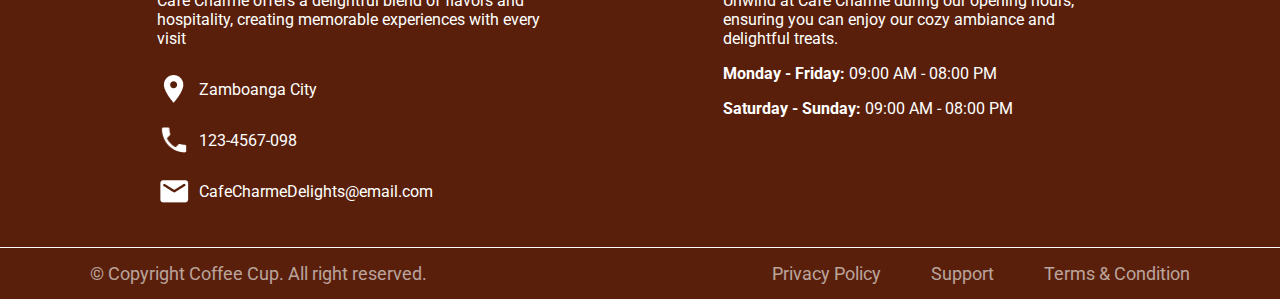
<file: browsing copy.html>
<!DOCTYPE html>
<html lang="en">
<head>
    <meta charset="UTF-8">
    <meta name="viewport" content="width=device-width, initial-scale=1.0">
    <title>Products</title>

    <link rel="stylesheet" href="./navigation.css">
    <link rel="stylesheet" href="./footer.css">
    <link rel="stylesheet" href="./browsing.css">

    <link rel="preconnect" href="https://fonts.googleapis.com">
    <link rel="preconnect" href="https://fonts.gstatic.com" crossorigin>
    <link
        href="https://fonts.googleapis.com/css2?family=Roboto:ital,wght@0,100;0,300;0,400;0,500;0,700;0,900;1,100;1,300;1,400;1,500;1,700;1,900&display=swap"
        rel="stylesheet">

    <link rel="preconnect" href="https://fonts.googleapis.com">
    <link rel="preconnect" href="https://fonts.gstatic.com" crossorigin>
    <link
        href="https://fonts.googleapis.com/css2?family=Lora:ital,wght@0,400..700;1,400..700&family=Playfair+Display+SC:ital,wght@0,400;0,700;0,900;1,400;1,700;1,900&display=swap"
        rel="stylesheet">

    <link rel="preconnect" href="https://fonts.googleapis.com">
    <link rel="preconnect" href="https://fonts.gstatic.com" crossorigin>
    <link href="https://fonts.googleapis.com/css2?family=Playfair+Display:ital,wght@0,400..900;1,400..900&display=swap"
        rel="stylesheet">

    <link rel="preconnect" href="https://fonts.googleapis.com">
    <link rel="preconnect" href="https://fonts.gstatic.com" crossorigin>
    <link href="https://fonts.googleapis.com/css2?family=Roboto+Serif:ital,opsz,wght@0,8..144,100..900;1,8..144,100..900&display=swap" rel="stylesheet">

    <style>
        body 
        {
            background-color: rgb(255, 227, 203);
            padding-top: 75px;
            margin-left: 0;
            margin-right: 0;
            margin-bottom: 0;
        }

        .contents {
            margin: 5px 50px;
            border-radius: 15px;
            padding: 10px 10px;
            background-color: rgb(255, 227, 203);
            flex: 1;
        }

        .line {
            border-bottom: 1px solid rgb(89, 31, 11);
        }

        .separator
        {
            position: absolute;
            z-index: -1;
            width: 100%;
            height: 300px;
        }
    </style>
</head>

<body class="">
    <div class="navigation">
        <div class="logo-name">
            <div class="logodiv">
                <a href="./adminlogin.html"><img class="logo" src="./logo-removebg-preview.jpg " alt=""></a>
            </div>
            <div class="name">
                <p><a href="">Café Charme</a></p>
            </div>
        </div>

        <div class="home-service-menu">
            <div class="home-nav">  
                <a href="./index copy.html">Home</a>
            </div>
            <div class="service-nav">
                <a href="./aboutUs copy.html">About Us</a>
            </div>
            <div class="menu-nav">
                <a href="./browsing copy.html">Menu</a>
            </div>
        </div>



        <div class="icon-bar">
            <div class="search-icon">
                <img class="icon" src="./Search Icon.jpg" alt="Search">
            </div>
            <div class="search-bar">
                <input class="bar" type="search" name="" id="" placeholder="Search">
            </div>
        </div>

        <div class="shop-starts">
            <span class="counter">1</span>
            <img class="shop-cart" src="./cart3.svg" alt="">
        </div>

        <div class="profile">
            <a href="./tracking.html"><img class="picc" src="./person-circle.svg" alt=""></a>
        </div>
    </div>

    <div class="Our-Menu">
        <div class="text"><p>Our Menu</p></div>
    </div>

    <div class="Top-Sellers">
        <p class="head1">Top Selling Products</p>
        <div class="segment">
            <div class="left">
                <img class="top-image" src="./mochaMacho 1.png" alt="">
            </div>
            <div class="right">
                <p class="top-price">$4.00</p>
                <p class="top-name">Café Mocha</p>
                <p class="top-description">It is rich and indulgent blend of espresso, velvety chocolate, and steamed milk, topped with a dollop of creamy foam. Each sip is a harmonious balance of bold coffee flavor and luscious chocolate.</p>
                <button class="add-Button">Add to Cart</button>
            </div>
        </div>

        <div class="segment">
            <div class="left1">
                <p class="top-price">$4.75</p>
                <p class="top-name">Chocolate Cake</p>
                <p class="top-description">Baked with care and attention to detail, each bite offers a symphony of chocolate flavors, from deep cocoa notes to hints of sweetness.</p>
                <button class="add-Button">Add to Cart</button>
            </div>
            <div class="right">
                <img class="top-image" src="./Chocolate Cake 11.png" alt="">
            </div>
        </div>

        <div class="segment">
            <div class="left">
                <img class="top-image" src="./Latte 11.png" alt="">
            </div>
            <div class="right">
                <p class="top-price">$3.50</p>
                <p class="top-name">Café Latte</p>
                <p class="top-description">Our signature latte is a masterpiece of smooth, velvety steamed milk and robust espresso, expertly crafted to perfection.</p>
                <button class="add-Button">Add to Cart</button>
            </div>
        </div>
    </div>

        <p class="head2">Pastries</p>

        <div class="Pastries">
            <div class="product">
                <div class="product-left">
                    <p class="prod-name">Cookies</p>
                    <p class="prod-description">
                        It has a delicious blend of homemade goodness and gourmet flair. Each bite offers a perfect balance of sweetness and richness, making them a delightful treat for any occasion.
                    </p>
                </div>
                <div class="price"><p>$2.00</p>
                <button class="add-Button-small">Add to Cart</button>
                </div>
            </div>
            <div class="product">
                <div class="product-left">
                    <p class="prod-name">Croissant</p>
                    <p class="prod-description">
                        Has a flaky, buttery delight, baked to golden perfection. With a delicate exterior that shatters with every bite and a soft, pillowy interior.                    </p>
                </div>
                <div class="price"><p>$2.50</p>
                <button class="add-Button-small">Add to Cart</button>
                </div>
            </div>
            <div class="product">
                <div class="product-left">
                    <p class="prod-name">Muffins</p>
                    <p class="prod-description">
                        Charme’s muffins are a burst of flavor in every bite. Baked to perfection, they boast a moist and fluffy texture with just the right amount of sweetness.                    
                    </p>
                </div>
                <div class="price"><p>$2.75</p>
                <button class="add-Button-small">Add to Cart</button>
                </div>
            </div>
            <div class="product">
                <div class="product-left">
                    <p class="prod-name">Brownies</p>
                    <p class="prod-description">
                        These are decadent delight, with a rich, fudgy texture and a deep, chocolatey flavor. Baked to perfection, each brownie is a heavenly indulgence that melts in your mouth with every bit.
                    </p>
                </div>
                <div class="price"><p>$3.50</p>
                <button class="add-Button-small">Add to Cart</button>
                </div>
            </div>

        </div>

        <p class="head2">Drinks</p>

        <div class="Pastries">
            <div class="product">
                <div class="product-left">
                    <p class="prod-name">Macchiato</p>
                    <p class="prod-description">
                        macchiato that's a perfect blend of bold espresso and creamy steamed milk, delivering a rich and satisfying flavor in every sip.                    </p>
                </div>
                <div class="price">
                    <p>$3.00</p>
                    <button class="add-Button-small">Add to Cart</button>
                </div>
            </div>
            <div class="product">
                <div class="product-left">
                    <p class="prod-name">Americano</p>
                    <p class="prod-description">
                        A classic Americano, featuring robust espresso shots topped with hot water for a smooth, bold flavor that's both invigorating and satisfying.                </div>
                <div class="price"><p>$2.75</p>
                <button class="add-Button-small">Add to Cart</button>
                </div>
            </div>
            <div class="product">
                <div class="product-left">
                    <p class="prod-name">Espresso</p>
                    <p class="prod-description">
                        Start your day right with our classic espresso shot. Bold, intense, and expertly brewed, it's the perfect pick-me-up for those who appreciate the pure essence of coffee
                    </p>
                </div>
                <div class="price"><p>$2.50</p>
                <button class="add-Button-small">Add to Cart</button>
                </div>
            </div>
            <div class="product">
                <div class="product-left">
                    <p class="prod-name">Cookies 'n' Cream Crush</p>
                    <p class="prod-description">
                        Get lost in a whirlwind of cookie crumbs and creamy goodness with our cookies 'n' cream milkshake. It's a delightful blend of crunchy cookies and velvety ice cream that's sure to satisfy.                    </p>
                </div>
                <div class="price"><p>$4.50</p>
                <button class="add-Button-small">Add to Cart</button>
                </div>
            </div>
            <div class="product">
                <div class="product-left">
                    <p class="prod-name">Strawberry Sensation</p>
                    <p class="prod-description">
                        Savor the sweetness of ripe strawberries in every sip of our strawberry milkshake. It's refreshingly fruity and oh-so-delicious, perfect for brightening up any day.                </div>
                <div class="price"><p>$4.25</p>
                <button class="add-Button-small">Add to Cart</button>
                </div>
            </div>
        </div>

        <div class="border-quote">
            <p class="quote">
                Experience the artistry of flavor at Café Charme, 
                where everything is crafted with passion.
            </p>
        </div>



        <div class="cartTab">
            <h1>Shopping Cart</h1>
            <div class="listCart">
                <div class="item">
                    <div class="image">
                        <img src="mochaMacho 1.png" alt="">
                    </div>
                    <div class="Nname">
                        Café Mocha
                    </div>
                    <div class="totalPrice">
                        $4.00
                    </div>
                    <div class="quantity">
                        <span class="minus"><</span>
                        <span class="calculate">1</span>
                        <span class="plus">></span>
                    </div>
                </div>
                <div class="item1">
                    <div class="image">
                        <img class="image" src="./Chocolate Cake 11.png" alt="">
                    </div>
                    <div class="Nname">
                        Chocolate Cake
                    </div>
                    <div class="totalPrice">
                        $4.75
                    </div>
                    <div class="quantity">
                        <span class="minus"><</span>
                        <span class="calculate">1</span>
                        <span class="plus">></span>
                    </div>
                </div>
                
                    <div class="price-computed">
                        <p class="totalPrice">Total: $8.75</p>
                    </div>

            </div>
            <div class="btn">
                <button class="close">Close</button>
                <a href="./Profile.html"><button class="checkout">Check Out</button></a>
            </div>
        </div>

        <script src="app.js">
        </script>

</body>

<footer>
    <div class="footer-top">
        <div class="footer-logo">
            <div>
                <img class="footer-brand-logo" src="./Group 29.png" alt="">
            </div>
            <p class="footer-brand-name">Café Charme</p>
        </div>
        <div>
            <p class="footer-text">Where every sip is an enchantment</p>
        </div>
        <div class="footer-platforms">
            <img class="footer-frame" src="./Frame 36.png" alt="">
        </div>
    </div>

    <div class="footer-bottom">
        <div class="footer-bottom-left">
            <p class="footer-bottom-text">
                About Company
            </p>
            <p class="about-company">
                Cafe Charme offers a delightful blend of flavors and hospitality, creating memorable experiences with every visit
            </p>
            <div class="other-infos">
                <img src="./mdi_location.png" alt="">
                <p>Zamboanga City</p>
            </div>
            <div class="other-infos">
                <img src="mdi_call.png" alt="">
                <p>123-4567-098</p>
            </div>
            <div class="other-infos">
                <img src="./ic_round-email.png" alt="">
                <p>CafeCharmeDelights@email.com</p>
            </div>
        </div>
        <div class="footer-bottom-right">
            <p class="footer-bottom-text">
                Opening Hours
            </p>
            <p class="about-company">
                Unwind at Cafe Charme during our opening hours, ensuring you can enjoy our cozy ambiance and delightful treats.
            </p>
            <p>
                <p><span class="bolded">Monday - Friday: </span> 09:00 AM - 08:00 PM</p>
            </p>
            <p>
                <p><span class="bolded">Saturday - Sunday: </span> 09:00 AM - 08:00 PM</p>
            </p>
        </div>
    </div>

    <div class="foot-footer">
        <div>
            © Copyright Coffee Cup. All right reserved.
        </div>

        <div class="foot-footer-trio">
            <div>Privacy Policy</div>
            <div>Support</div>
            <div>Terms & Condition</div>
        </div>
    </div>
</footer>
</html>
</file>
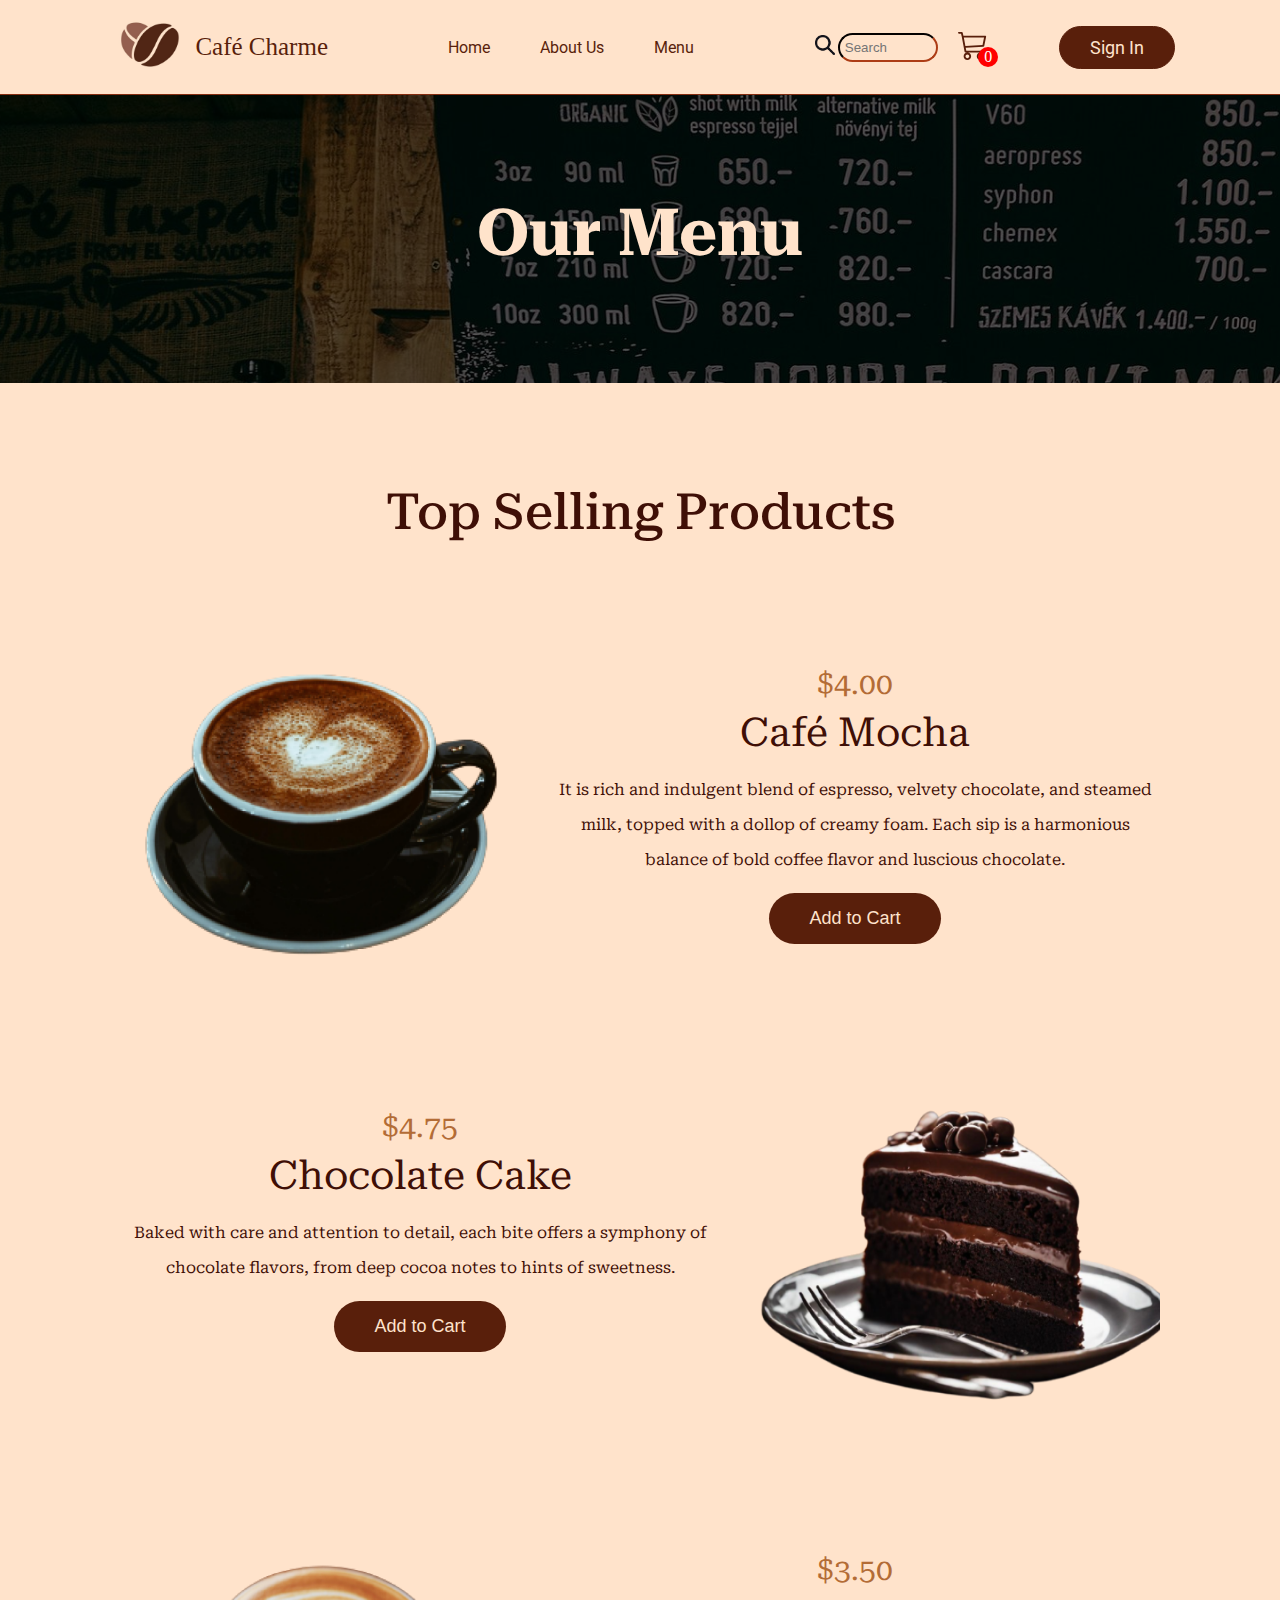
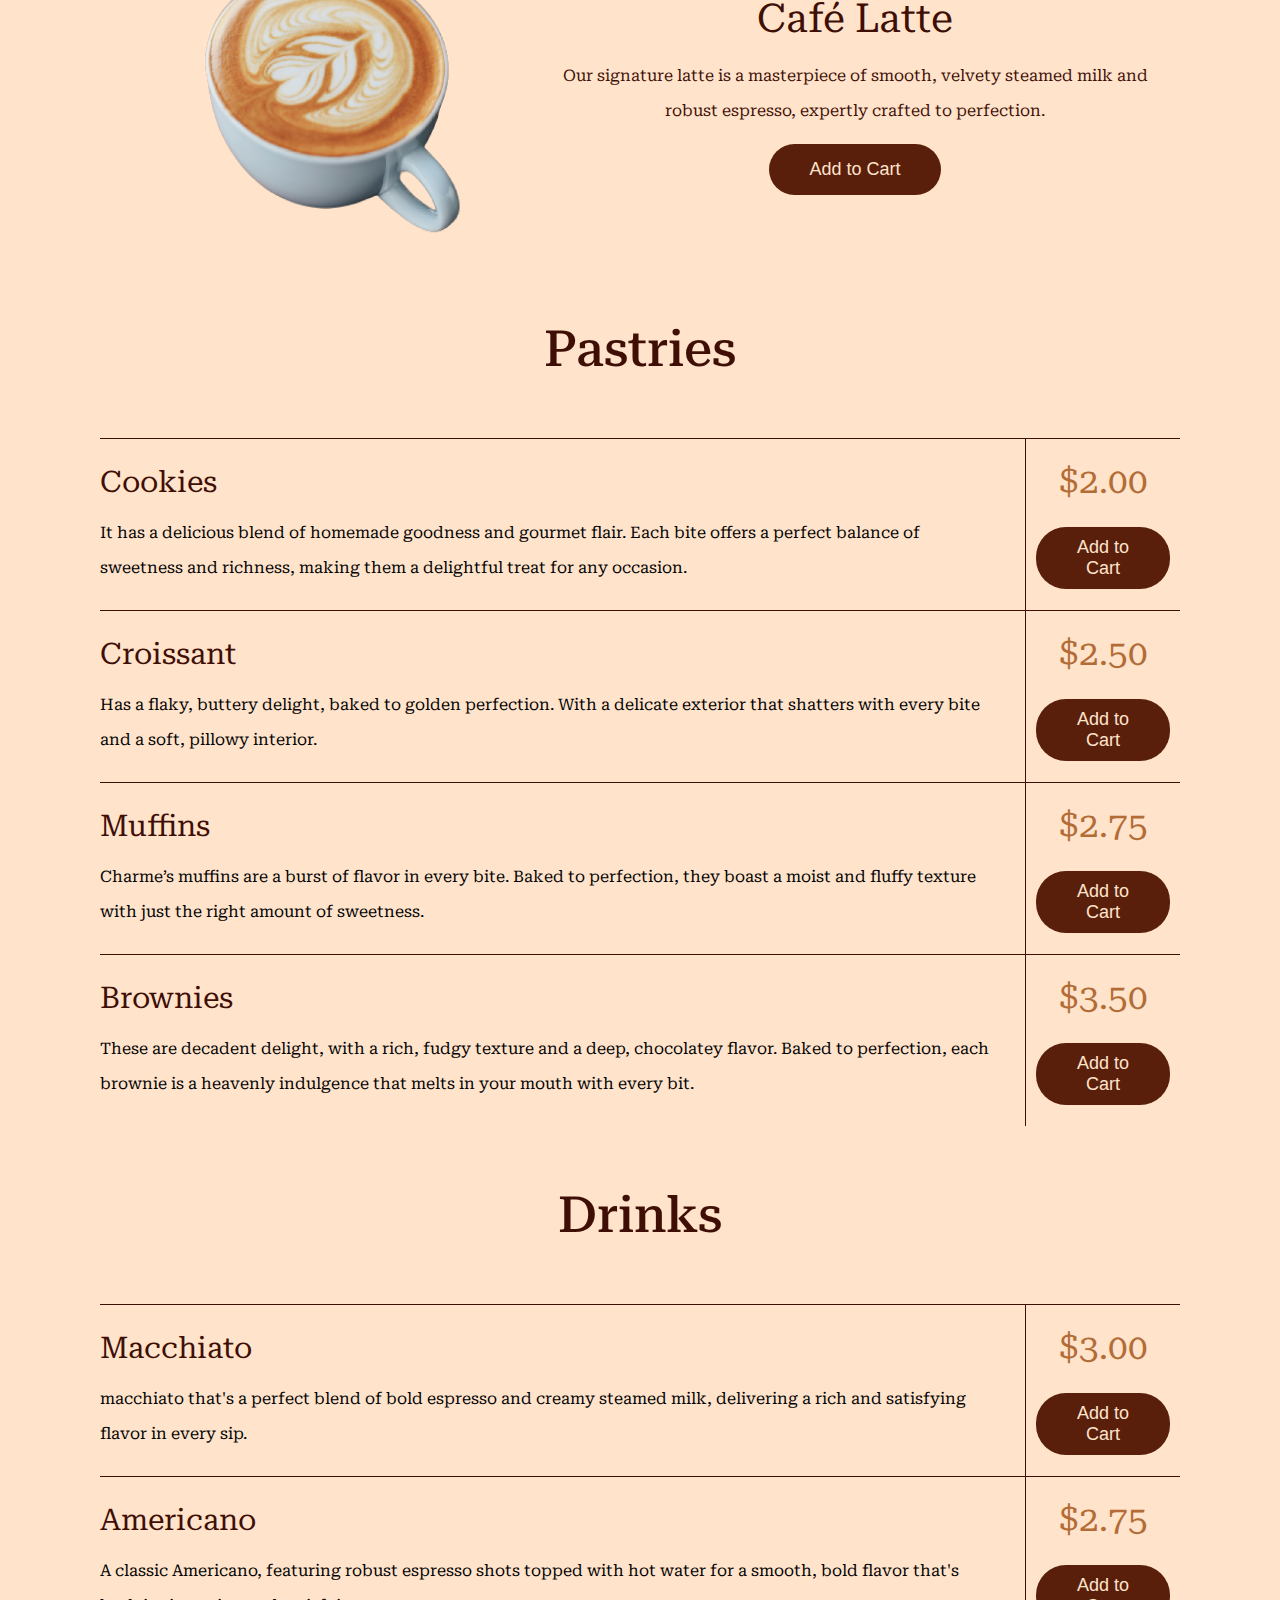
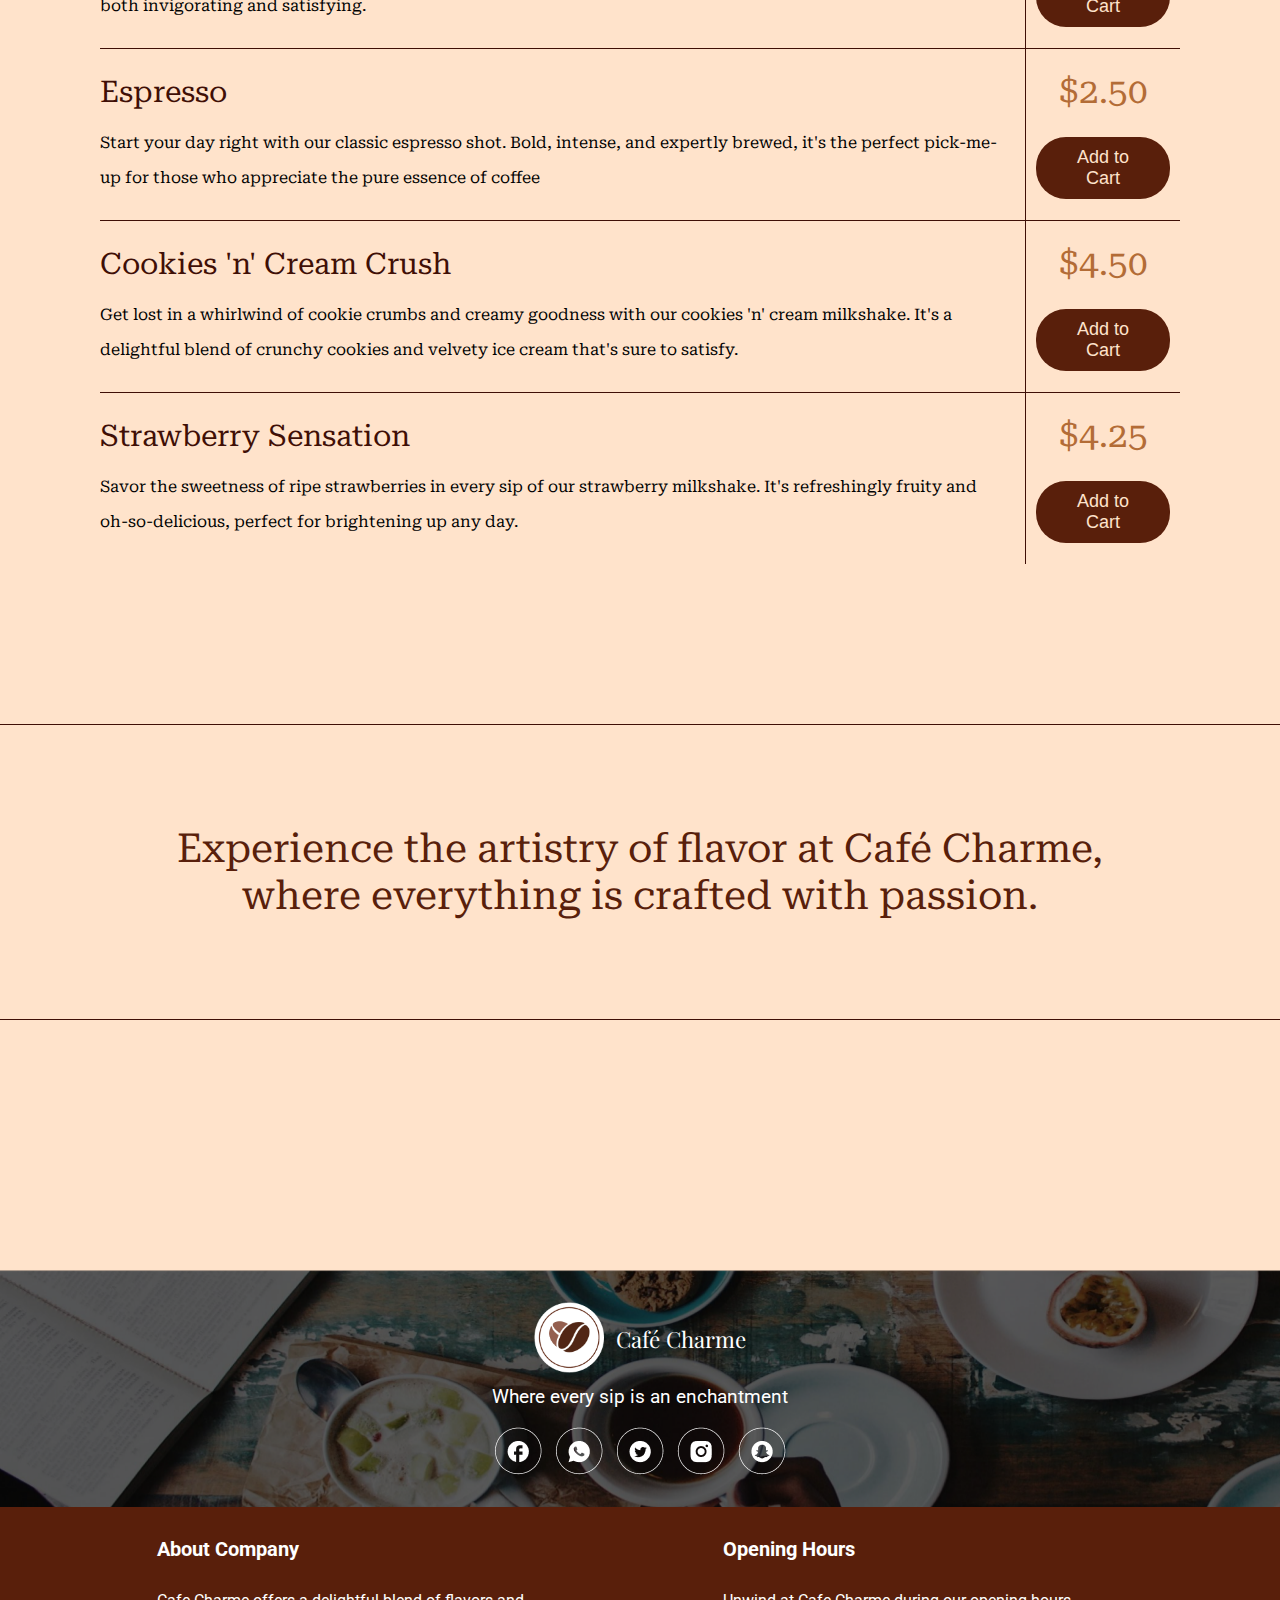
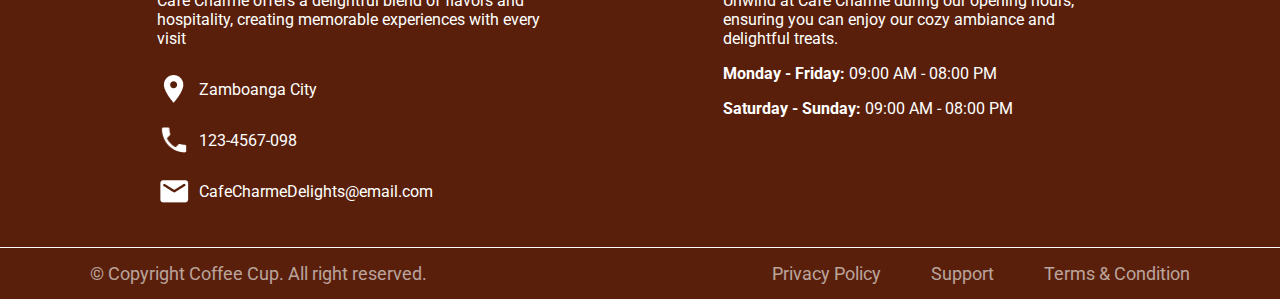
<file: browsing.html>
<!DOCTYPE html>
<html lang="en">
<head>
    <meta charset="UTF-8">
    <meta name="viewport" content="width=device-width, initial-scale=1.0">
    <title>Products</title>

    <link rel="stylesheet" href="./navigation.css">
    <link rel="stylesheet" href="./footer.css">
    <link rel="stylesheet" href="./browsing.css">

    <link rel="preconnect" href="https://fonts.googleapis.com">
    <link rel="preconnect" href="https://fonts.gstatic.com" crossorigin>
    <link
        href="https://fonts.googleapis.com/css2?family=Roboto:ital,wght@0,100;0,300;0,400;0,500;0,700;0,900;1,100;1,300;1,400;1,500;1,700;1,900&display=swap"
        rel="stylesheet">

    <link rel="preconnect" href="https://fonts.googleapis.com">
    <link rel="preconnect" href="https://fonts.gstatic.com" crossorigin>
    <link
        href="https://fonts.googleapis.com/css2?family=Lora:ital,wght@0,400..700;1,400..700&family=Playfair+Display+SC:ital,wght@0,400;0,700;0,900;1,400;1,700;1,900&display=swap"
        rel="stylesheet">

    <link rel="preconnect" href="https://fonts.googleapis.com">
    <link rel="preconnect" href="https://fonts.gstatic.com" crossorigin>
    <link href="https://fonts.googleapis.com/css2?family=Playfair+Display:ital,wght@0,400..900;1,400..900&display=swap"
        rel="stylesheet">

    <link rel="preconnect" href="https://fonts.googleapis.com">
    <link rel="preconnect" href="https://fonts.gstatic.com" crossorigin>
    <link href="https://fonts.googleapis.com/css2?family=Roboto+Serif:ital,opsz,wght@0,8..144,100..900;1,8..144,100..900&display=swap" rel="stylesheet">

    <style>
        body 
        {
            background-color: rgb(255, 227, 203);
            padding-top: 75px;
            margin-left: 0;
            margin-right: 0;
            margin-bottom: 0;
        }

        .contents {
            margin: 5px 50px;
            border-radius: 15px;
            padding: 10px 10px;
            background-color: rgb(255, 227, 203);
            flex: 1;
        }

        .line {
            border-bottom: 1px solid rgb(89, 31, 11);
        }

        .separator
        {
            position: absolute;
            z-index: -1;
            width: 100%;
            height: 300px;
        }
    </style>
</head>

<body class="">
    <div class="navigation">
        <div class="logo-name">
            <div class="logodiv">
                <a href="./adminlogin.html"><img class="logo" src="./logo-removebg-preview.jpg " alt=""></a>
            </div>
            <div class="name">
                <p><a href="">Café Charme</a></p>
            </div>
        </div>

        <div class="home-service-menu">
            <div class="home-nav">  
                <a href="./index.html">Home</a>
            </div>
            <div class="service-nav">
                <a href="./aboutUs.html">About Us</a>
            </div>
            <div class="menu-nav">
                <a href="./browsing.html">Menu</a>
            </div>
        </div>



        <div class="icon-bar">
            <div class="search-icon">
                <img class="icon" src="./Search Icon.jpg" alt="Search">
            </div>
            <div class="search-bar">
                <input class="bar" type="search" name="" id="" placeholder="Search">
            </div>
        </div>

        <div class="shop-starts">
            <span class="counter">0</span>
            <img class="shop-cart" src="./cart3.svg" alt="">
        </div>

        <div class="log-in-button">
            <a href="./login.html"><button class="log-in">Sign In</button></a>
        </div>
    </div>

    <div class="Our-Menu">
        <div class="text"><p>Our Menu</p></div>
    </div>

    <div class="Top-Sellers">
        <p class="head1">Top Selling Products</p>
        <div class="segment">
            <div class="left">
                <img class="top-image" src="./mochaMacho 1.png" alt="">
            </div>
            <div class="right">
                <p class="top-price">$4.00</p>
                <p class="top-name">Café Mocha</p>
                <p class="top-description">It is rich and indulgent blend of espresso, velvety chocolate, and steamed milk, topped with a dollop of creamy foam. Each sip is a harmonious balance of bold coffee flavor and luscious chocolate.</p>
                <button class="add-Button">Add to Cart</button>
            </div>
        </div>

        <div class="segment">
            <div class="left1">
                <p class="top-price">$4.75</p>
                <p class="top-name">Chocolate Cake</p>
                <p class="top-description">Baked with care and attention to detail, each bite offers a symphony of chocolate flavors, from deep cocoa notes to hints of sweetness.</p>
                <button class="add-Button">Add to Cart</button>
            </div>
            <div class="right">
                <img class="top-image" src="./Chocolate Cake 11.png" alt="">
            </div>
        </div>

        <div class="segment">
            <div class="left">
                <img class="top-image" src="./Latte 11.png" alt="">
            </div>
            <div class="right">
                <p class="top-price">$3.50</p>
                <p class="top-name">Café Latte</p>
                <p class="top-description">Our signature latte is a masterpiece of smooth, velvety steamed milk and robust espresso, expertly crafted to perfection.</p>
                <button class="add-Button">Add to Cart</button>
            </div>
        </div>
    </div>

        <p class="head2">Pastries</p>

        <div class="Pastries">
            <div class="product">
                <div class="product-left">
                    <p class="prod-name">Cookies</p>
                    <p class="prod-description">
                        It has a delicious blend of homemade goodness and gourmet flair. Each bite offers a perfect balance of sweetness and richness, making them a delightful treat for any occasion.
                    </p>
                </div>
                <div class="price"><p>$2.00</p>
                <button class="add-Button-small">Add to Cart</button>
                </div>
            </div>
            <div class="product">
                <div class="product-left">
                    <p class="prod-name">Croissant</p>
                    <p class="prod-description">
                        Has a flaky, buttery delight, baked to golden perfection. With a delicate exterior that shatters with every bite and a soft, pillowy interior.                    </p>
                </div>
                <div class="price"><p>$2.50</p>
                <button class="add-Button-small">Add to Cart</button>
                </div>
            </div>
            <div class="product">
                <div class="product-left">
                    <p class="prod-name">Muffins</p>
                    <p class="prod-description">
                        Charme’s muffins are a burst of flavor in every bite. Baked to perfection, they boast a moist and fluffy texture with just the right amount of sweetness.                    
                    </p>
                </div>
                <div class="price"><p>$2.75</p>
                <button class="add-Button-small">Add to Cart</button>
                </div>
            </div>
            <div class="product">
                <div class="product-left">
                    <p class="prod-name">Brownies</p>
                    <p class="prod-description">
                        These are decadent delight, with a rich, fudgy texture and a deep, chocolatey flavor. Baked to perfection, each brownie is a heavenly indulgence that melts in your mouth with every bit.
                    </p>
                </div>
                <div class="price"><p>$3.50</p>
                <button class="add-Button-small">Add to Cart</button>
                </div>
            </div>

        </div>

        <p class="head2">Drinks</p>

        <div class="Pastries">
            <div class="product">
                <div class="product-left">
                    <p class="prod-name">Macchiato</p>
                    <p class="prod-description">
                        macchiato that's a perfect blend of bold espresso and creamy steamed milk, delivering a rich and satisfying flavor in every sip.                    </p>
                </div>
                <div class="price">
                    <p>$3.00</p>
                    <button class="add-Button-small">Add to Cart</button>
                </div>
            </div>
            <div class="product">
                <div class="product-left">
                    <p class="prod-name">Americano</p>
                    <p class="prod-description">
                        A classic Americano, featuring robust espresso shots topped with hot water for a smooth, bold flavor that's both invigorating and satisfying.                </div>
                <div class="price"><p>$2.75</p>
                <button class="add-Button-small">Add to Cart</button>
                </div>
            </div>
            <div class="product">
                <div class="product-left">
                    <p class="prod-name">Espresso</p>
                    <p class="prod-description">
                        Start your day right with our classic espresso shot. Bold, intense, and expertly brewed, it's the perfect pick-me-up for those who appreciate the pure essence of coffee
                    </p>
                </div>
                <div class="price"><p>$2.50</p>
                <button class="add-Button-small">Add to Cart</button>
                </div>
            </div>
            <div class="product">
                <div class="product-left">
                    <p class="prod-name">Cookies 'n' Cream Crush</p>
                    <p class="prod-description">
                        Get lost in a whirlwind of cookie crumbs and creamy goodness with our cookies 'n' cream milkshake. It's a delightful blend of crunchy cookies and velvety ice cream that's sure to satisfy.                    </p>
                </div>
                <div class="price"><p>$4.50</p>
                <button class="add-Button-small">Add to Cart</button>
                </div>
            </div>
            <div class="product">
                <div class="product-left">
                    <p class="prod-name">Strawberry Sensation</p>
                    <p class="prod-description">
                        Savor the sweetness of ripe strawberries in every sip of our strawberry milkshake. It's refreshingly fruity and oh-so-delicious, perfect for brightening up any day.                </div>
                <div class="price"><p>$4.25</p>
                <button class="add-Button-small">Add to Cart</button>
                </div>
            </div>
        </div>

        <div class="border-quote">
            <p class="quote">
                Experience the artistry of flavor at Café Charme, 
                where everything is crafted with passion.
            </p>
        </div>



        <div class="cartTab">
            <h1>Shopping Cart</h1>
            <div class="listCart">
                <div class="item">
                    <div class="image">
                        <img src="mochaMacho 1.png" alt="">
                    </div>
                    <div class="Nname">
                        Café Mocha
                    </div>
                    <div class="totalPrice">
                        $4.00
                    </div>
                    <div class="quantity">
                        <span class="minus"><</span>
                        <span class="calculate">1</span>
                        <span class="plus">></span>
                    </div>
                </div>

            </div>
            <div class="btn">
                <button class="close">Close</button>
                <a href="./Profile.html"><button class="checkout">Check Out</button></a>
            </div>
        </div>

        <script src="app.js">
        </script>

</body>

<footer>
    <div class="footer-top">
        <div class="footer-logo">
            <div>
                <img class="footer-brand-logo" src="./Group 29.png" alt="">
            </div>
            <p class="footer-brand-name">Café Charme</p>
        </div>
        <div>
            <p class="footer-text">Where every sip is an enchantment</p>
        </div>
        <div class="footer-platforms">
            <img class="footer-frame" src="./Frame 36.png" alt="">
        </div>
    </div>

    <div class="footer-bottom">
        <div class="footer-bottom-left">
            <p class="footer-bottom-text">
                About Company
            </p>
            <p class="about-company">
                Cafe Charme offers a delightful blend of flavors and hospitality, creating memorable experiences with every visit
            </p>
            <div class="other-infos">
                <img src="./mdi_location.png" alt="">
                <p>Zamboanga City</p>
            </div>
            <div class="other-infos">
                <img src="mdi_call.png" alt="">
                <p>123-4567-098</p>
            </div>
            <div class="other-infos">
                <img src="./ic_round-email.png" alt="">
                <p>CafeCharmeDelights@email.com</p>
            </div>
        </div>
        <div class="footer-bottom-right">
            <p class="footer-bottom-text">
                Opening Hours
            </p>
            <p class="about-company">
                Unwind at Cafe Charme during our opening hours, ensuring you can enjoy our cozy ambiance and delightful treats.
            </p>
            <p>
                <p><span class="bolded">Monday - Friday: </span> 09:00 AM - 08:00 PM</p>
            </p>
            <p>
                <p><span class="bolded">Saturday - Sunday: </span> 09:00 AM - 08:00 PM</p>
            </p>
        </div>
    </div>

    <div class="foot-footer">
        <div>
            © Copyright Coffee Cup. All right reserved.
        </div>

        <div class="foot-footer-trio">
            <div>Privacy Policy</div>
            <div>Support</div>
            <div>Terms & Condition</div>
        </div>
    </div>
</footer>
</html>
</file>
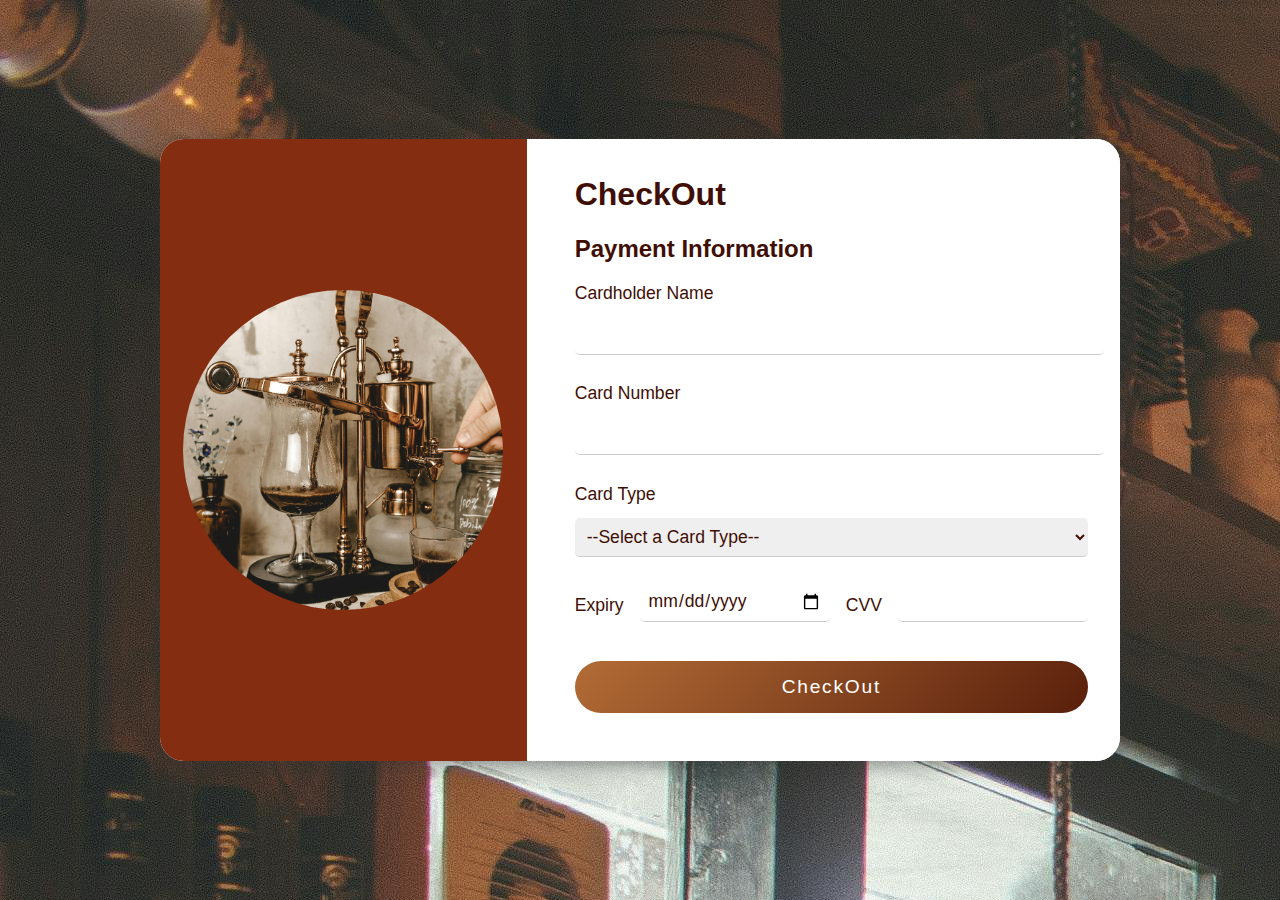
<file: checkout.html>
<!DOCTYPE html>
<html lang="en">
<head>
    <meta charset="UTF-8">
    <meta name="viewport" content="width=device-width, initial-scale=1.0">
    <title>Check Out</title>

    <link rel="stylesheet" href="./navigation.css">
    <link rel="stylesheet" href="./footer.css">
    <link rel="stylesheet" href="./checkout.css">

    <style>

        body 
        {
            background-color: rgb(255, 227, 203);
            margin-left: 0;
            margin-right: 0;
            margin-bottom: 0;
        }

        .contents {
            margin: 5px 50px;
            border-radius: 15px;
            padding: 10px 10px;
            background-color: rgb(255, 227, 203);
            flex: 1;
        }

        .line {
            border-bottom: 1px solid rgb(89, 31, 11);
        }

        .separator
        {
            position: absolute;
            z-index: -1;
            width: 100%;
            height: 300px;
        }
    </style>
</head>

<body>
    
    <div class="mainscreen">
          <div class="card">
            <div class="leftside">
              <img
                src="./pexels-jonathanborba-2878709.jpg"
                class="product"
                alt="Shoes" 
              />
            </div>
            <div class="rightside">
              <form action="">
                <h1>CheckOut</h1>
                <h2>Payment Information</h2>
                <p>Cardholder Name</p>
                <input type="text" class="inputbox" name="name" required />
                <p>Card Number</p>
                <input type="number" class="inputbox" name="card_number" id="card_number" required />
    
                <p>Card Type</p>
                <select class="inputbox" name="card_type" id="card_type" required>
                  <option value="">--Select a Card Type--</option>
                  <option value="Visa">Visa</option>
                  <option value="RuPay">Metrobank</option>
                  <option value="MasterCard">BPI</option>
                </select>
    <div class="expcvv">
    
                <p class="expcvv_text">Expiry</p>
                <input type="date" class="inputbox" name="exp_date" id="exp_date" required />
    
                <p class="expcvv_text2">CVV</p>
                <input type="password" class="inputbox" name="cvv" id="cvv" required />
            </div>
                <p></p>
              </form>
              <a href="./index copy.html"><button class="button" onclick="successPayment()">CheckOut</button></a>
            </div>
          </div>
        </div>
      
    <script>
        function successPayment() {
            alert("PAYMENT SUCCESSFUL!\n" + "KEEP TRACK OF YOUR ITEM");
        }
    </script>
</body>
</html>
</file>
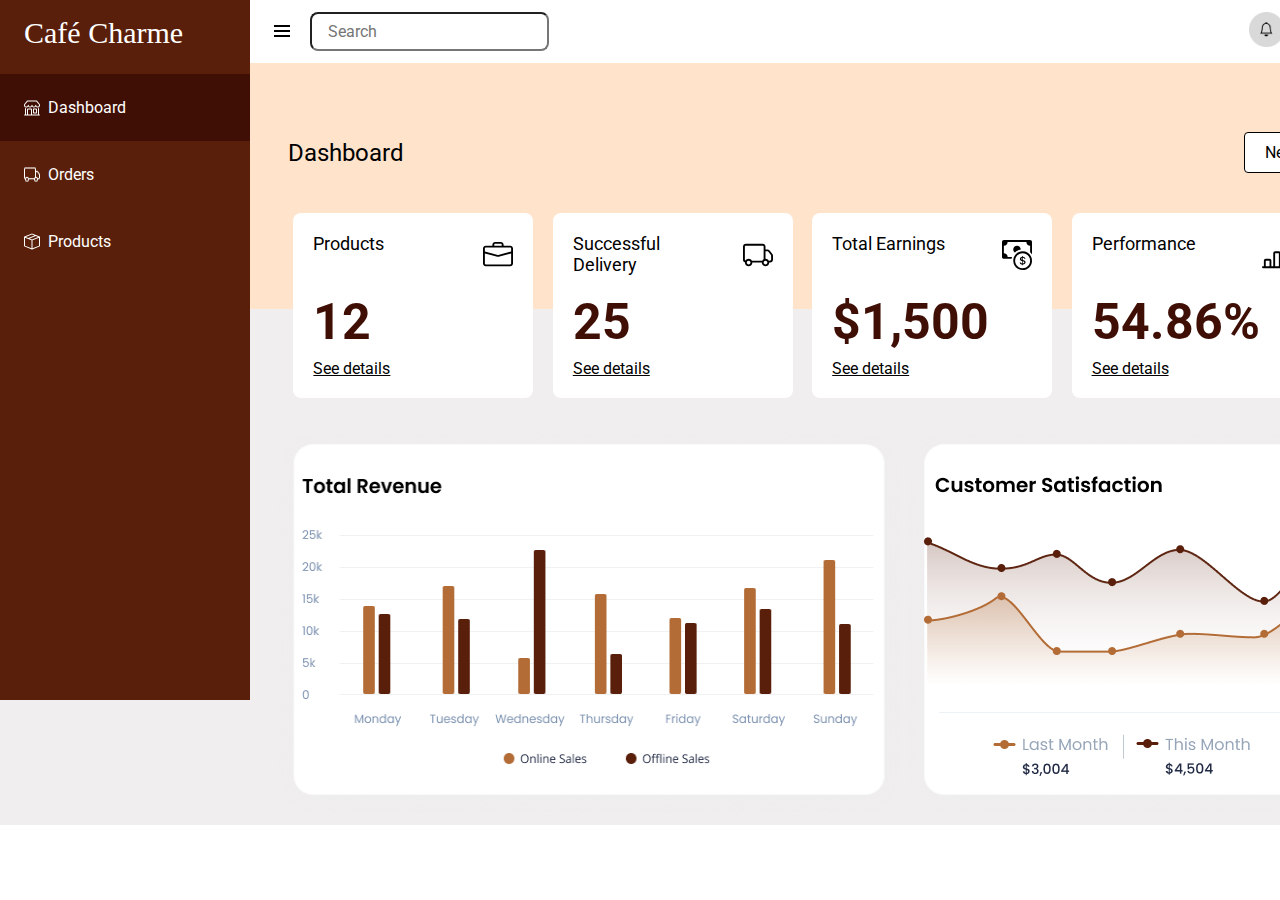
<file: dashboard.html>
<!DOCTYPE html>
<html lang="en">
<head>
    <meta charset="UTF-8">
    <meta name="viewport" content="width=device-width, initial-scale=1.0">
    <title>Admin</title>

    <link rel="stylesheet" href="./dashboard.css">
    
    <link rel="preconnect" href="https://fonts.googleapis.com">
    <link rel="preconnect" href="https://fonts.gstatic.com" crossorigin>
    <link
        href="https://fonts.googleapis.com/css2?family=Roboto:ital,wght@0,100;0,300;0,400;0,500;0,700;0,900;1,100;1,300;1,400;1,500;1,700;1,900&display=swap"
        rel="stylesheet">

    <link rel="preconnect" href="https://fonts.googleapis.com">
    <link rel="preconnect" href="https://fonts.gstatic.com" crossorigin>
    <link
        href="https://fonts.googleapis.com/css2?family=Lora:ital,wght@0,400..700;1,400..700&family=Playfair+Display+SC:ital,wght@0,400;0,700;0,900;1,400;1,700;1,900&display=swap"
        rel="stylesheet">

    <link rel="preconnect" href="https://fonts.googleapis.com">
    <link rel="preconnect" href="https://fonts.gstatic.com" crossorigin>
    <link href="https://fonts.googleapis.com/css2?family=Playfair+Display:ital,wght@0,400..900;1,400..900&display=swap"
        rel="stylesheet">

    <link rel="preconnect" href="https://fonts.googleapis.com">
    <link rel="preconnect" href="https://fonts.gstatic.com" crossorigin>
    <link href="https://fonts.googleapis.com/css2?family=Roboto+Serif:ital,opsz,wght@0,8..144,100..900;1,8..144,100..900&display=swap" rel="stylesheet">
</head>
<body>
        <div class="backgroundSolid1"></div>
        <div class="backgroundSolid2"></div>
        <div class="backgroundSolid3"></div>


    <div class="admin-side">
        <div class="admin-nav">
            <div class="brand-nav">
                <a href="">
                    <p class="name-nav">Café Charme</p>
                </a>
            </div>
            <div class="dashboard-nav-home">
                <img class="home-icon" src="./home-shop.svg" alt="">
                <a href="./dashboard.html">
                    <p>Dashboard</p>
                </a>
            </div>
            <div class="dashboard-nav-orders">
                <img class="home-icon" src="./truck1.png" alt="">
                <a href="./orders.html">
                    <p>Orders</p>
                </a>
            </div>
            <div class="dashboard-nav-products">
                <img class="home-icon" src="box-seam.svg" alt="">
                <a href="./products.html">
                    <p>Products</p>
                </a>
            </div>
        </div>
        <div class="admin-dashboard">
            <div class="bar">
                <div class="ham-search">
                    <div class="hamburger">
                        <div class="line"></div>
                        <div class="line"></div>
                        <div class="line"></div>                    
                    </div>
                    <div class="search-admin">
                        <input class="admin-search" type="search" name="" id="" placeholder="Search">
                    </div>
                </div>

                <div class="notif-profile">
                    <div class="notification">
                        <img class="notif-icon" src="/Group 317.png" alt="">
                    </div>
                    <div class="admin-profile">
                        <img class="profile-admin" src="Group 318.png" alt="">
                    </div>
                </div>
            </div>

            <div class="project-create">
                <p class="project-text">Dashboard</p>
                <div class="project-box">
                    <p>New</p>
                </div>
            </div>

            <div class="stats-cards">
                <div class="statCard-body">
                    <div  class="cardTitle">
                        <div>
                            <p>Products</p>
                        </div>
                            <img class="card-icon" src="projects.svg" alt="">
                    </div>

                    <h1>12</h1>
                    
                    <p class="completed"><u>See details</u></p>
                </div>

                <div class="statCard-body">
                    <div  class="cardTitle">
                        <div>
                            <p>Successful <br> Delivery</p>
                        </div>
                            <img class="card-icon" src="./truck.svg" alt="">
                    </div>

                    <h1>25</h1>
                    
                    <p class="completed"><u>See details</u></p>
                </div>

                <div class="statCard-body">
                    <div  class="cardTitle">
                        <div>
                            <p>Total Earnings</p>
                        </div>
                            <img class="card-icon" src="./cash-coin.svg" alt="">
                    </div>

                    <h1>$1,500</h1>
                    
                    <p class="completed"><u>See details</u></p>
                </div>

                <div class="statCard-body">
                    <div  class="cardTitle">
                        <div>
                            <p>Performance</p>
                        </div>
                            <img class="card-icon" src="./bar-chart-line.svg" alt="">
                    </div>

                    <h1>54.86%</h1>
                    
                    <p class="completed"><u>See details</u></p>
                </div>
            </div>

            <div class="graphs">
                <div class="revenSatis">
                    <img class="Revenue" src="./Total Revenue.png" alt="">
                    <img class="Satisfaction" src="./Customer Satisfaction.png" alt="">
                </div>
                <div>

                </div>
            </div>

        </div>
    </div>
</body>
</html>
</file>
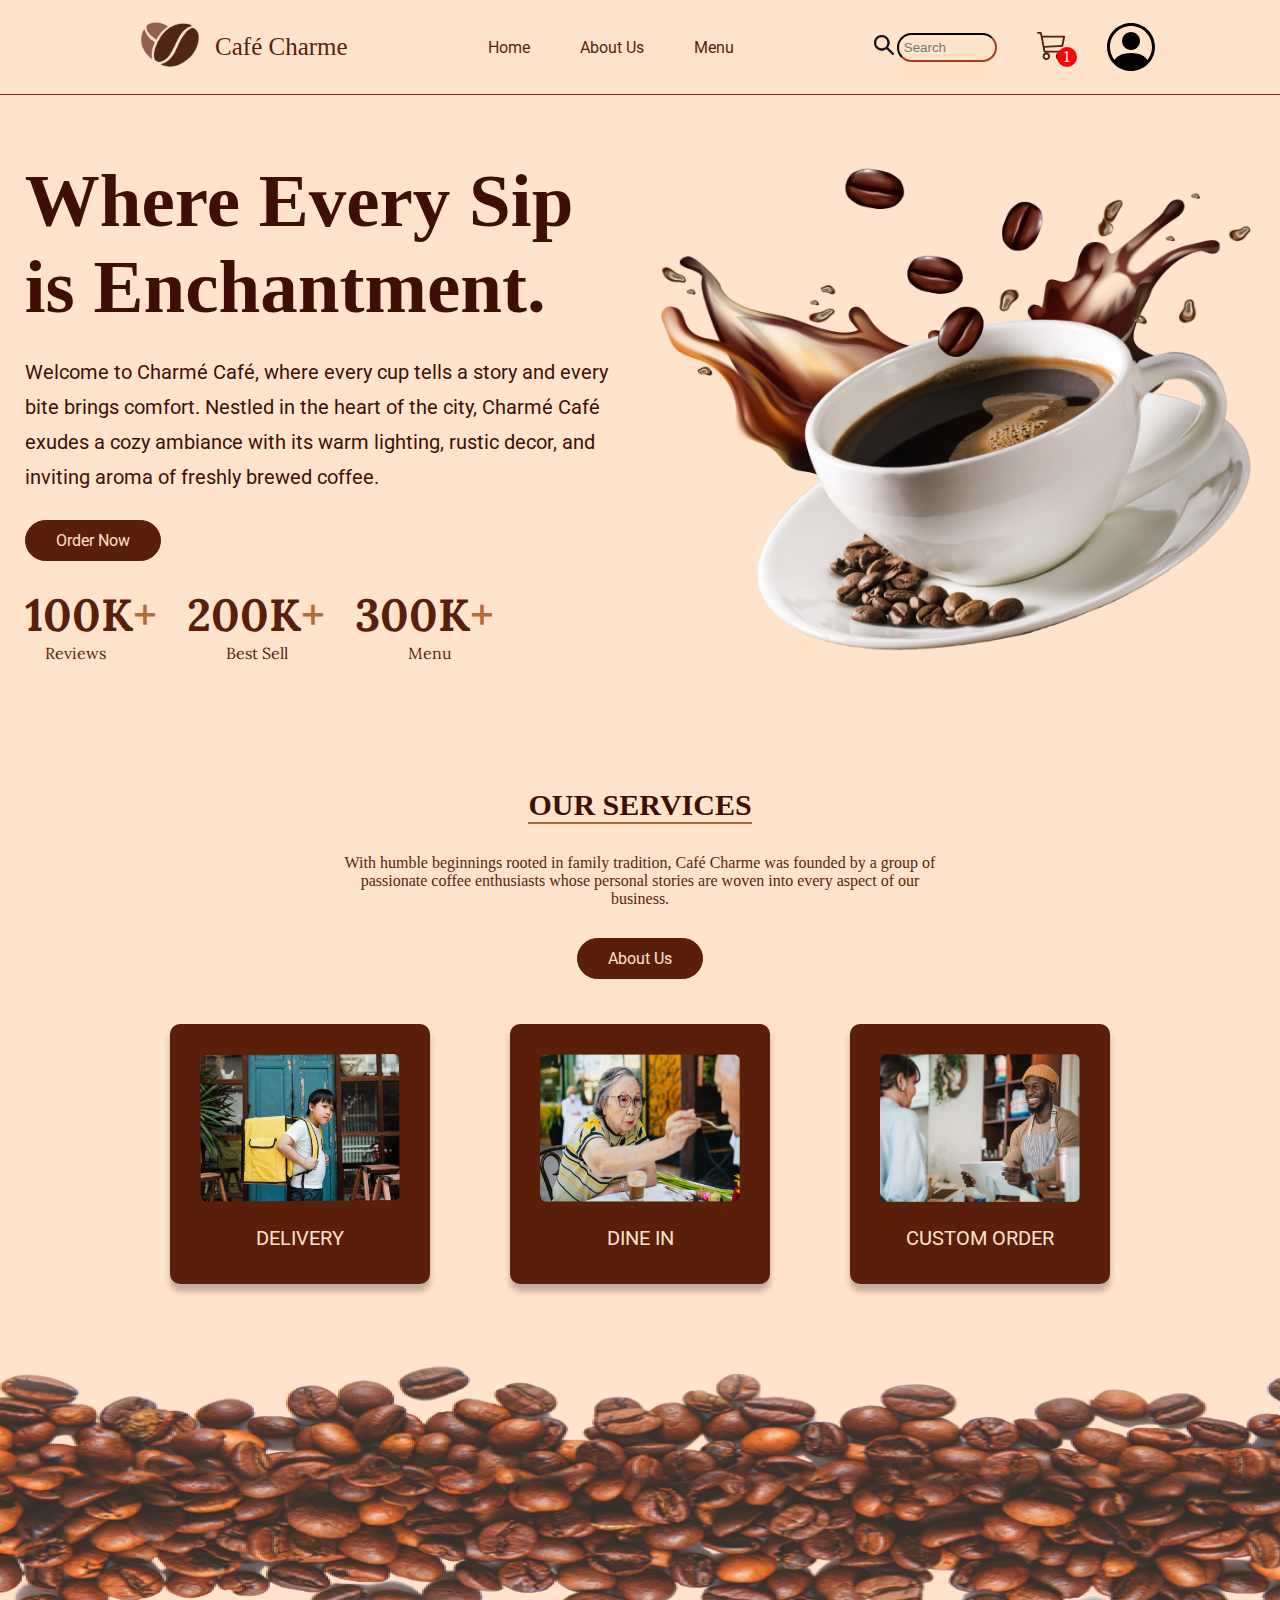
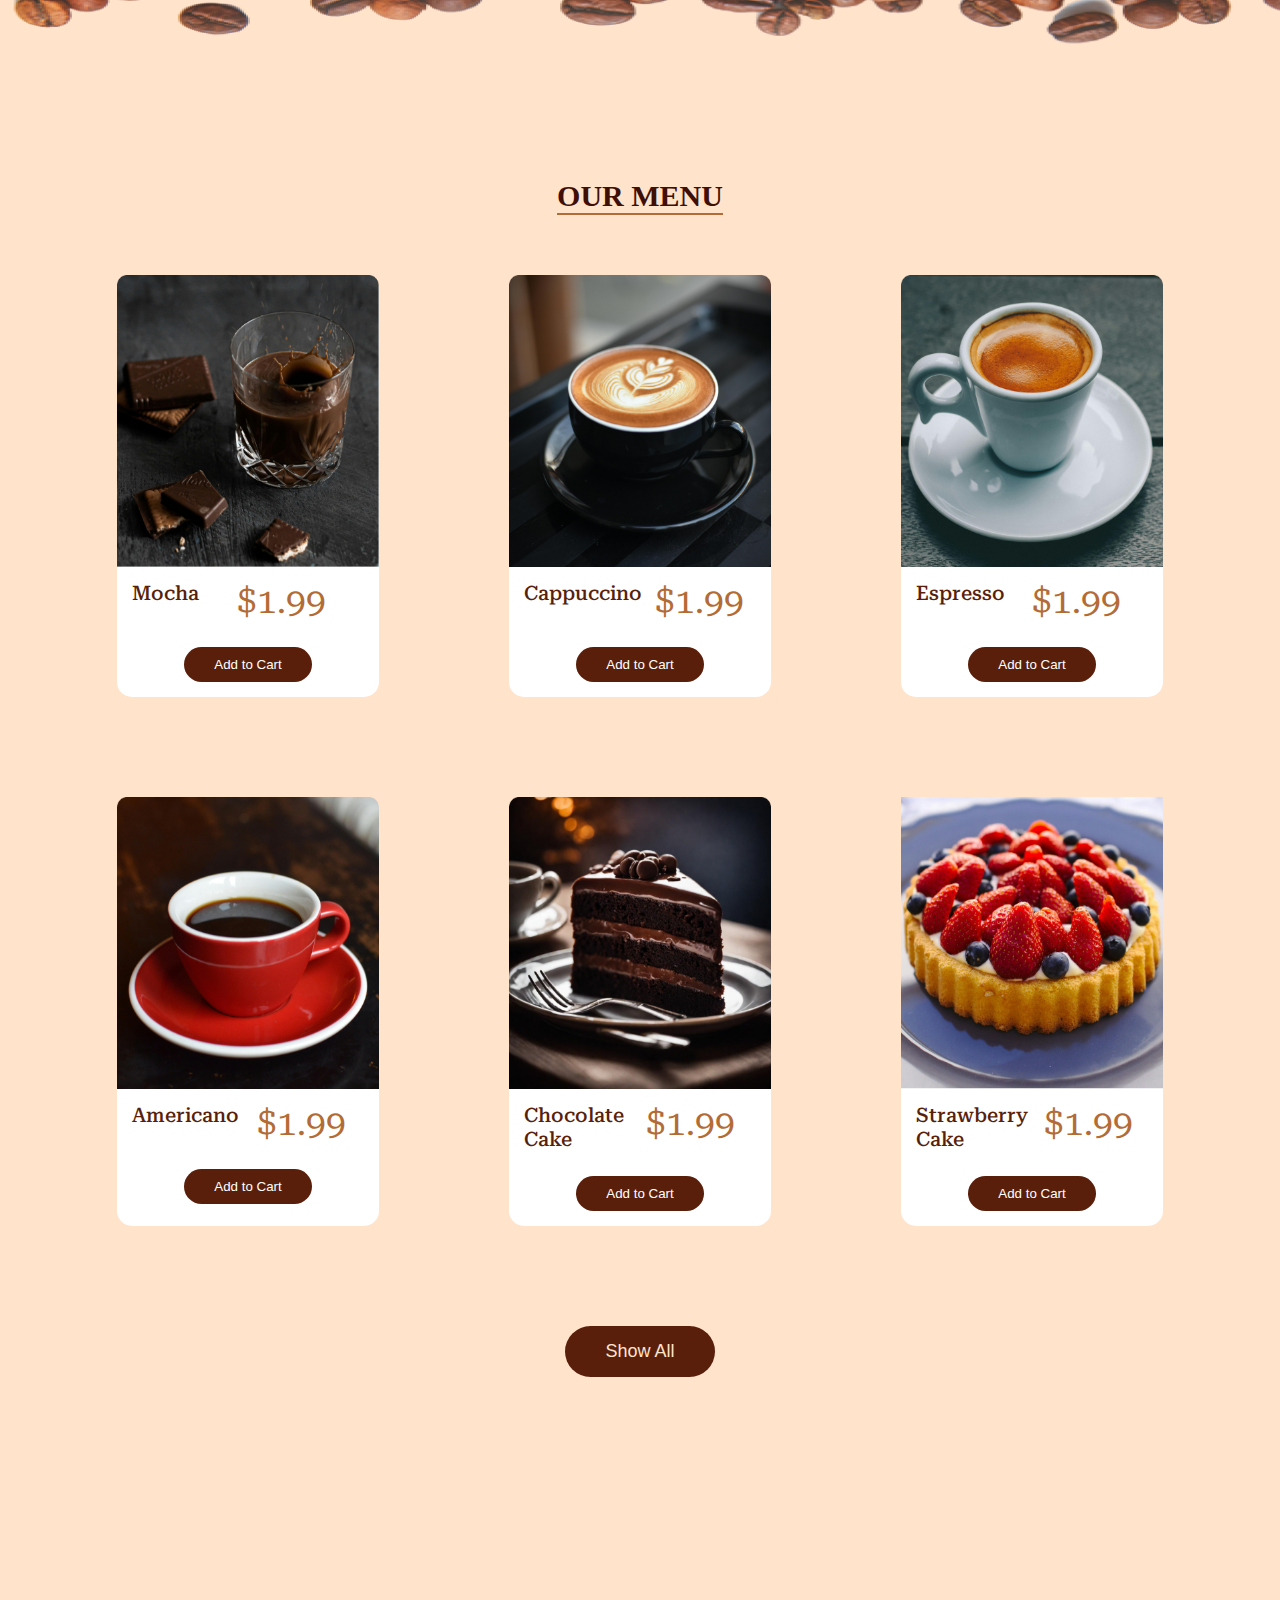
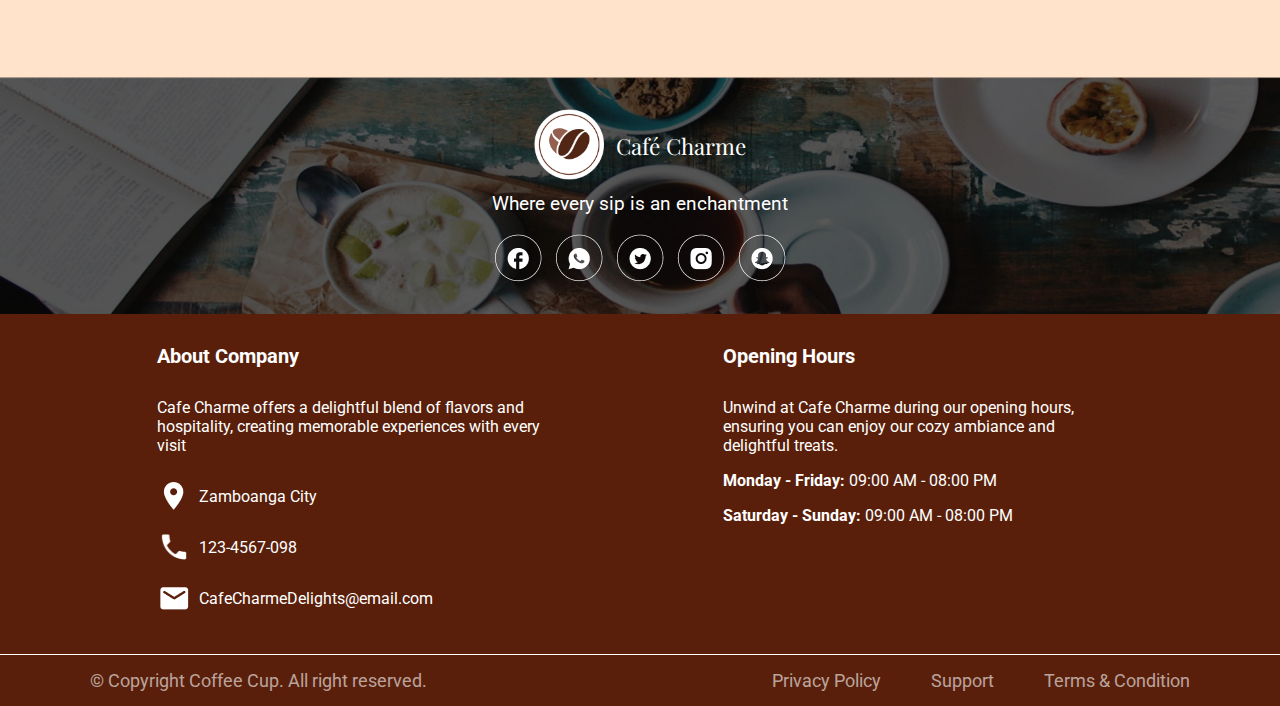
<file: index copy.html>
<!DOCTYPE html>
<html lang="en">

<head>
    <meta charset="UTF-8" />
    <meta name="viewport" content="width=device-width, initial-scale=1.0" />

    <title>Café Charme Final</title>

    <link rel="stylesheet" href="./navigation.css">
    <link rel="stylesheet" href="./home.css">
    <link rel="stylesheet" href="./services.css">
    <link rel="stylesheet" href="./menu.css">
    <link rel="stylesheet" href="./footer.css">
    <link rel="stylesheet" href="./browsing.css">

    <link rel="preconnect" href="https://fonts.googleapis.com">
    <link rel="preconnect" href="https://fonts.gstatic.com" crossorigin>
    <link
        href="https://fonts.googleapis.com/css2?family=Roboto:ital,wght@0,100;0,300;0,400;0,500;0,700;0,900;1,100;1,300;1,400;1,500;1,700;1,900&display=swap"
        rel="stylesheet">

    <link rel="preconnect" href="https://fonts.googleapis.com">
    <link rel="preconnect" href="https://fonts.gstatic.com" crossorigin>
    <link
        href="https://fonts.googleapis.com/css2?family=Lora:ital,wght@0,400..700;1,400..700&family=Playfair+Display+SC:ital,wght@0,400;0,700;0,900;1,400;1,700;1,900&display=swap"
        rel="stylesheet">

    <link rel="preconnect" href="https://fonts.googleapis.com">
    <link rel="preconnect" href="https://fonts.gstatic.com" crossorigin>
    <link href="https://fonts.googleapis.com/css2?family=Playfair+Display:ital,wght@0,400..900;1,400..900&display=swap"
        rel="stylesheet">

    <link rel="preconnect" href="https://fonts.googleapis.com">
    <link rel="preconnect" href="https://fonts.gstatic.com" crossorigin>
    <link href="https://fonts.googleapis.com/css2?family=Roboto+Serif:ital,opsz,wght@0,8..144,100..900;1,8..144,100..900&display=swap" rel="stylesheet">

    <style>
        body {
            background-color: rgb(255, 227, 203);
            padding-top: 75px;
            margin-left: 0;
            margin-right: 0;
            margin-bottom: 0;
        }

        .contents {
            margin: 5px 50px;
            border-radius: 15px;
            padding: 10px 10px;
            background-color: rgb(255, 227, 203);
            flex: 1;
        }

        .line {
            border-bottom: 1px solid rgb(89, 31, 11);
        }

        .separator
        {
            position: absolute;
            z-index: -1;
            width: 100%;
            height: 300px;
        }
        
    </style>
</head>

<body>          
    <div class="contents">
        <div class="navigation">
            <div class="logo-name">
                <div class="logodiv">
                    <a href="./adminlogin.html"><img class="logo" src="./logo-removebg-preview.jpg " alt=""></a>
                </div>
                <div class="name">
                    <p><a href="">Café Charme</a></p>
                </div>
            </div>
    
            <div class="home-service-menu">
                <div class="home-nav">  
                    <a href="./index copy.html">Home</a>
                </div>
                <div class="service-nav">
                    <a href="./aboutUs copy.html">About Us</a>
                </div>
                <div class="menu-nav">
                    <a href="./browsing copy.html">Menu</a>
                </div>
            </div>
    
    
    
            <div class="icon-bar">
                <div class="search-icon">
                    <img class="icon" src="./Search Icon.jpg" alt="Search">
                </div>
                <div class="search-bar">
                    <input class="bar" type="search" name="" id="" placeholder="Search">
                </div>
            </div>
    
            <div class="shop-starts">
                <span class="counter">1</span>
                <img class="shop-cart" src="./cart3.svg" alt="">
            </div>
    
            <div class="profile">
                <a href="./tracking.html"><img class="picc" src="./person-circle.svg" alt=""></a>
            </div>
        </div>

        <div class="cartTab">
            <h1>Shopping Cart</h1>
            <div class="listCart">
                <div class="item">
                    <div class="image">
                        <img src="mochaMacho 1.png" alt="">
                    </div>
                    <div class="Nname">
                        Café Mocha
                    </div>
                    <div class="totalPrice">
                        $4.00
                    </div>
                    <div class="quantity">
                        <span class="minus"><</span>
                        <span class="calculate">1</span>
                        <span class="plus">></span>
                    </div>
                </div>
                <div class="item1">
                    <div class="image">
                        <img class="image" src="./Chocolate Cake 11.png" alt="">
                    </div>
                    <div class="Nname">
                        Chocolate Cake
                    </div>
                    <div class="totalPrice">
                        $4.75
                    </div>
                    <div class="quantity">
                        <span class="minus"><</span>
                        <span class="calculate">1</span>
                        <span class="plus">></span>
                    </div>
                </div>

                <div class="price-computed">
                    <p class="totalPrice">Total: $8.75</p>
                </div>

            </div>
            <div class="btn">
                <button class="close">Close</button>
                <a href="./Profile.html"><button class="checkout">Check Out</button></a>
            </div>
        </div>


        <div class="home">
            <div class="left">
                <div class="heading">
                    <p class="head">Where Every Sip is Enchantment.</p>
                </div>
                <div class="head-description">
                    Welcome to Charmé Café, where every cup tells a story and every bite brings comfort. 
                    Nestled in the heart of the city, Charmé Café exudes a cozy ambiance with its warm lighting, 
                    rustic decor, and inviting aroma of freshly brewed coffee.
                </div>
                <div class="order-button">
                    <a href="./index copy.html">
                        <button class="button-order">
                            Order Now
                        </button>
                    </a>
                </div>
                <div class="stats">
                    <div class="numbers">
                        <div>
                            <p class="num">100K<span class="plus">+</span></p>
                        </div>
                        <div>
                            <p class="num">200K<span class="plus">+</span></p>
                        </div>
                        <div>
                            <p class="num">300K<span class="plus">+</span></p>
                        </div>
                    </div>

                    <div class="text1">
                        <div>
                            <p class="des">Reviews</p>
                        </div>
                        <div>
                            <p class="des">Best Sell</p>
                        </div>
                        <div>
                            <p class="des">Menu</p>
                        </div>
                    </div>
                </div>
            </div>
            <div class="right">
                <img class="coffee" src="./OfficialCoffee.png" alt="">
            </div>
        </div>

        <div class="services">
            <div class="serve-title">
                <div>
                    <p class="our-services">OUR SERVICES</p>
                </div>
                <div class="serve-description">
                    With humble beginnings rooted in family tradition, Café Charme was founded by a group of passionate coffee enthusiasts whose personal stories are woven into every aspect of our business.                
                </div>
                <div class="order-button1">
                    <a href="./aboutUs copy.html">
                        <button class="button-order1">
                            About Us
                        </button>
                    </a>
                </div>
            </div>
            
            <div class="offer">
                <div class="box">
                    <div class="serve-circle"></div>
                    <div>
                        <img class="pic-1" src="./image 4.png" alt="">
                    </div>
                        <p class="head-text">DELIVERY</p>
                        <p class="pic-description">
                            Lorem ipsum dolor sit amet consectetur adipisicing elit. quisquam suscipit incidunt? quibusdam eius id.
                        </p>
                </div>
                <div class="box">
                    <div class="serve-circle"></div>
                    <div>
                        <img class="pic-1" src="./image 5.png" alt="">
                    </div>
                        <p class="head-text">DINE IN</p>
                </div>
                <div class="box">
                    <div class="serve-circle"></div>
                    <div>
                        <img class="pic-1" src="./image 6.png" alt="">
                    </div>
                        <p class="head-text">CUSTOM ORDER</p>
                </div>
            </div>
        </div>
    </div>
        <img class="separator" src="./image 34.png" alt="">

        <div class="menu">
            <div class="serve-title">
                <div class="title">
                    <p class="our-services">OUR MENU</p>
                </div>
            </div>

            <div class="menus">
                <div class="top">
                    <div class="card-body">
                        <div class="card-pic">
                            <img class="Mocha" src="./Mocha 1.png" alt="">
                        </div>
                        <div class="card-content">
                            <div class="card-cont">
                                <div class="menu-name">
                                    Mocha
                                </div>
                                <div class="price">
                                    $1.99
                                </div>
                            </div>
                            <div class="buy-now-button">
                                <button class="buy-button" onclick="
                                    cartQuantity = cartQuantity+1;
                                    console.log(`Cart quantity: ${cartQuantity}`);
                                    ">Add to Cart</button>
                            </div>
                        </div>
                    </div>
                    <div class="card-body">
                        <div class="card-pic">
                            <img class="Mocha" src="./Cappuccino 1.png" alt="">
                        </div>
                        <div class="card-content">
                            <div class="card-cont">
                                <div class="menu-name">
                                    Cappuccino
                                </div>
                                <div class="price">
                                    $1.99
                                </div>
                            </div>
                            <div class="buy-now-button">
                                <button class="buy-button" onclick="
                                    cartQuantity = cartQuantity+1;
                                    console.log(`Cart quantity: ${cartQuantity}`);
                                    ">Add to Cart</button>
                            </div>
                        </div>
                    </div>
                    <div class="card-body">
                        <div class="card-pic">
                            <img class="Mocha" src="./Espresso 1.png" alt="">
                        </div>
                        <div class="card-content">
                            <div class="card-cont">
                                <div class="menu-name">
                                    Espresso
                                </div>
                                <div class="price">
                                    $1.99
                                </div>
                            </div>
                            <div class="buy-now-button">
                                <button class="buy-button" onclick="
                                    cartQuantity = cartQuantity+1;
                                    console.log(`Cart quantity: ${cartQuantity}`);
                                    ">Add to Cart</button>
                            </div>
                        </div>
                    </div>
                </div>

                <div class="bottom">
                    <div class="card-body">
                        <div class="card-pic">
                            <img class="Mocha" src="./Americano 2.png" alt="">
                        </div>
                        <div class="card-content">
                            <div class="card-cont">
                                <div class="menu-name">
                                    Americano
                                </div>
                                <div class="price">
                                    $1.99
                                </div>
                            </div>
                            <div class="buy-now-button">
                                <button class="buy-button" onclick="
                                    cartQuantity = cartQuantity+1;
                                    console.log(`Cart quantity: ${cartQuantity}`);
                                    ">Add to Cart</button>
                            </div>
                        </div>
                    </div>
                    <div class="card-body">
                        <div class="card-pic">
                            <img class="Mocha" src="./Chocolate Cake 1.png" alt="">
                        </div>
                        <div class="card-content">
                            <div class="card-cont">
                                <div class="menu-name">
                                    Chocolate Cake
                                </div>
                                <div class="price">
                                    $1.99
                                </div>
                            </div>
                            <div class="buy-now-button">
                                <button class="buy-button" onclick="
                                    cartQuantity = cartQuantity+1;
                                    console.log(`Cart quantity: ${cartQuantity}`);
                                    ">Add to Cart</button>
                            </div>
                        </div>
                    </div>
                    <div class="card-body">
                        <div class="card-pic">
                            <img class="Mocha" src="./Strawberry Cake 1.png" alt="">
                        </div>
                        <div class="card-content">
                            <div class="card-cont">
                                <div class="menu-name">
                                    Strawberry Cake
                                </div>
                                <div class="price">
                                    $1.99
                                </div>
                            </div>
                            <div class="buy-now-button">
                                <button class="buy-button" onclick="
                                    cartQuantity = cartQuantity+1;
                                    console.log(`Cart quantity: ${cartQuantity}`);
                                    ">Add to Cart</button>
                            </div>
                        </div>
                    </div>
                </div>
                
                <div class="browsing-button">
                    <a href="./browsing copy.html"><button  class="To-Browsing">Show All</button></a>
                </div>

            </div>
        </div>

<script type="text/javascript">
    alert("Click the Brand Logo to access Admin side");
</script>

<script src="./app.js">
    
</script>

</body>

<footer>
    <div class="footer-top">
        <div class="footer-logo">
            <div>
                <img class="footer-brand-logo" src="./Group 29.png" alt="">
            </div>
            <p class="footer-brand-name">Café Charme</p>
        </div>
        <div>
            <p class="footer-text">Where every sip is an enchantment</p>
        </div>
        <div class="footer-platforms">
            <img class="footer-frame" src="./Frame 36.png" alt="">
        </div>
    </div>

    <div class="footer-bottom">
        <div class="footer-bottom-left">
            <p class="footer-bottom-text">
                About Company
            </p>
            <p class="about-company">
                Cafe Charme offers a delightful blend of flavors and hospitality, creating memorable experiences with every visit
            </p>
            <div class="other-infos">
                <img src="./mdi_location.png" alt="">
                <p>Zamboanga City</p>
            </div>
            <div class="other-infos">
                <img src="mdi_call.png" alt="">
                <p>123-4567-098</p>
            </div>
            <div class="other-infos">
                <img src="./ic_round-email.png" alt="">
                <p>CafeCharmeDelights@email.com</p>
            </div>
        </div>
        <div class="footer-bottom-right">
            <p class="footer-bottom-text">
                Opening Hours
            </p>
            <p class="about-company">
                Unwind at Cafe Charme during our opening hours, ensuring you can enjoy our cozy ambiance and delightful treats.
            </p>
            <p>
                <p><span class="bolded">Monday - Friday: </span> 09:00 AM - 08:00 PM</p>
            </p>
            <p>
                <p><span class="bolded">Saturday - Sunday: </span> 09:00 AM - 08:00 PM</p>
            </p>
        </div>
    </div>

    <div class="foot-footer">
        <div>
            © Copyright Coffee Cup. All right reserved.
        </div>

        <div class="foot-footer-trio">
            <div>Privacy Policy</div>
            <div>Support</div>
            <div>Terms & Condition</div>
        </div>
    </div>
</footer>

</html>
</file>
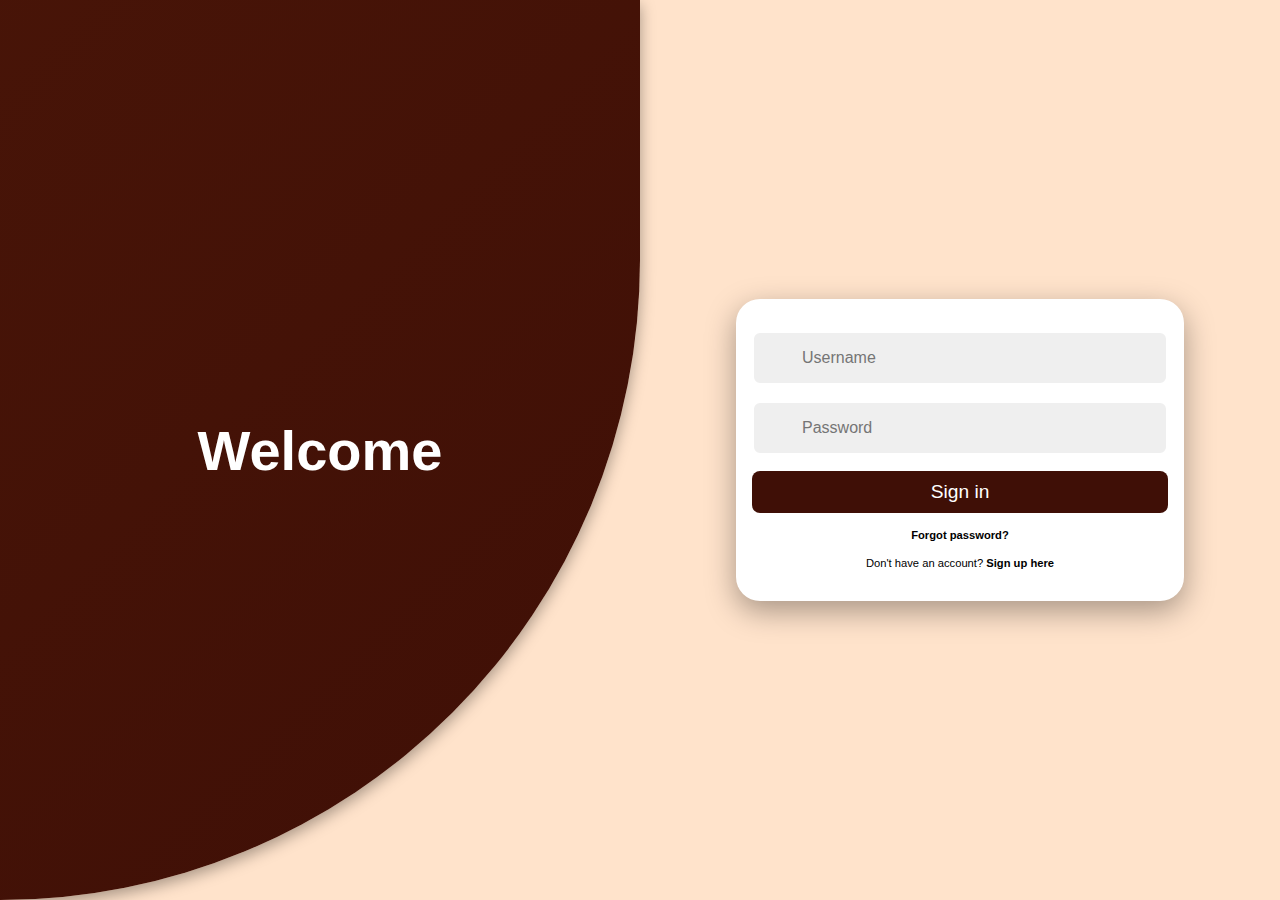
<file: login.html>
<!DOCTYPE html>
<html lang="en">
<head>
    <meta charset="UTF-8">
    <meta name="viewport" content="width=device-width, initial-scale=1.0">
    <title>Login</title>

    <link rel="stylesheet" href="./login.css">

    <link
    href="https://fonts.googleapis.com/css2?family=Roboto:ital,wght@0,100;0,300;0,400;0,500;0,700;0,900;1,100;1,300;1,400;1,500;1,700;1,900&display=swap"
    rel="stylesheet">

</head>

<body>
    <div id="container" class="container">
		<div class="row">
			<div class="col align-items-center flex-col sign-up">
				<div class="form-wrapper align-items-center">
					<div class="form sign-up">
						<div class="input-group">
							<i class='bx bxs-user'></i>
							<input type="text" placeholder="Username">
						</div>
						<div class="input-group">
							<i class='bx bx-mail-send'></i>
							<input type="email" placeholder="Email">
						</div>
						<div class="input-group">
							<i class='bx bxs-lock-alt'></i>
							<input type="password" placeholder="Password">
						</div>
						<div class="input-group">
							<i class='bx bxs-lock-alt'></i>
							<input type="password" placeholder="Confirm password">
						</div>
						<a href="./index copy.html">
							<button>
								Sign up
							</button>
						</a>

						<p>
							<span>
								Already have an account?
							</span>
							<b onclick="toggle()" class="pointer">
								Sign in here
							</b>
						</p>
					</div>
				</div>
			
			</div>

			<div class="col align-items-center flex-col sign-in">
				<div class="form-wrapper align-items-center">
					<div class="form sign-in">
						<div class="input-group">
							<i class='bx bxs-user'></i>
							<input type="text" placeholder="Username">
						</div>
						<div class="input-group">
							<i class='bx bxs-lock-alt'></i>
							<input type="password" placeholder="Password">
						</div>

						<a href="./index copy.html">
						<button class="Go-Log">
							Sign in
						</button>

						</a>

						<p>
							<b>
								Forgot password?
							</b>
						</p>
						<p>
							<span>
								Don't have an account?
							</span>
							<b onclick="toggle()" class="pointer">
								Sign up here
							</b>
						</p>

					</div>
				</div>
				<div class="form-wrapper">
		
				</div>
			</div>

		</div>

		<div class="row content-row">
			<div class="col align-items-center flex-col">
				<div class="text sign-in">
					<h2>
						Welcome
					</h2>
	
				</div>
				<div class="img sign-in">
		
				</div>
			</div>

			<div class="col align-items-center flex-col">
				<div class="img sign-up">
				
				</div>
				<div class="text sign-up">
					<h2>
						Join with us
					</h2>
	
				</div>
			</div>
            
		</div>

    </div>

    <script src="./login.js"></script>
</body>

</html>
</file>
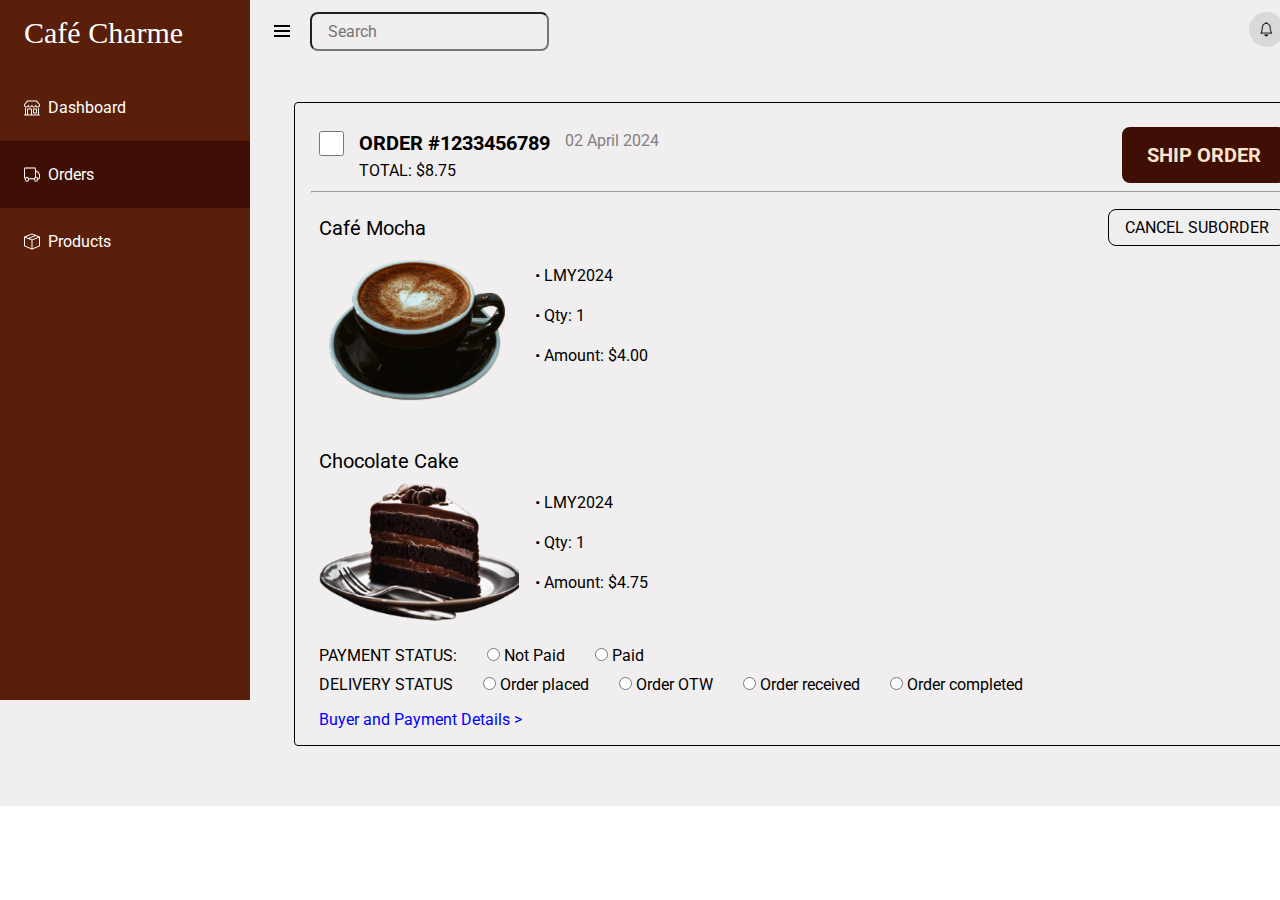
<file: orders.html>
<!DOCTYPE html>
<html lang="en">
<head>
    <meta charset="UTF-8">
    <meta name="viewport" content="width=device-width, initial-scale=1.0">
    <title>Orders</title>

</head>
<body>
    <link rel="stylesheet" href="./orders.css">
    
    <link rel="preconnect" href="https://fonts.googleapis.com">
    <link rel="preconnect" href="https://fonts.gstatic.com" crossorigin>
    <link
        href="https://fonts.googleapis.com/css2?family=Roboto:ital,wght@0,100;0,300;0,400;0,500;0,700;0,900;1,100;1,300;1,400;1,500;1,700;1,900&display=swap"
        rel="stylesheet">

    <link rel="preconnect" href="https://fonts.googleapis.com">
    <link rel="preconnect" href="https://fonts.gstatic.com" crossorigin>
    <link
        href="https://fonts.googleapis.com/css2?family=Lora:ital,wght@0,400..700;1,400..700&family=Playfair+Display+SC:ital,wght@0,400;0,700;0,900;1,400;1,700;1,900&display=swap"
        rel="stylesheet">

    <link rel="preconnect" href="https://fonts.googleapis.com">
    <link rel="preconnect" href="https://fonts.gstatic.com" crossorigin>
    <link href="https://fonts.googleapis.com/css2?family=Playfair+Display:ital,wght@0,400..900;1,400..900&display=swap"
        rel="stylesheet">

    <link rel="preconnect" href="https://fonts.googleapis.com">
    <link rel="preconnect" href="https://fonts.gstatic.com" crossorigin>
    <link href="https://fonts.googleapis.com/css2?family=Roboto+Serif:ital,opsz,wght@0,8..144,100..900;1,8..144,100..900&display=swap" rel="stylesheet">
    
    <div class="admin-side">
        <div class="admin-nav">
            <div class="brand-nav">
                <a href=".">
                    <p class="name-nav">Café Charme</p>
                </a>
            </div>
            <div class="dashboard-nav-home">
                <img class="home-icon" src="./home-shop.svg" alt="">
                <a href="./dashboard.html">
                    <p>Dashboard</p>
                </a>
            </div>
            <div class="dashboard-nav-orders">
                <img class="home-icon" src="./truck1.png" alt="">
                <a href="./orders.css">
                    <p>Orders</p>
                </a>
            </div>
            <div class="dashboard-nav-products">
                <img class="home-icon" src="box-seam.svg" alt="">
                <a href="./products.html">
                    <p>Products</p>
                </a>
            </div>
        </div>
        <div class="admin-dashboard">
            <div class="bar">
                <div class="ham-search">
                    <div class="hamburger">
                        <div class="line"></div>
                        <div class="line"></div>
                        <div class="line"></div>                    
                    </div>
                    <div class="search-admin">
                        <input class="admin-search" type="search" name="" id="" placeholder="Search">
                    </div>
                </div>

                <div class="notif-profile">
                    <div class="notification">
                        <img class="notif-icon" src="/Group 317.png" alt="">
                    </div>
                    <div class="admin-profile">
                        <img class="profile-admin" src="Group 318.png" alt="">
                    </div>
                </div>
            </div>

            <div class="order-segment">
                <div class="order-top">
                    <div class="top-left">
                        <div class="check-box">
                            <input class="box-check" type="checkbox">
                        </div>
                        <div class="title">
                            <div><p class="order-number">ORDER #1233456789</p></div>
                            <div><p class="total">TOTAL: $8.75</p></div>
                        </div>
                        <div class="date">02 April 2024</div>
                    </div>
                    
                    <div class="top-right"><button class="ship-button">SHIP ORDER</button></div>
                </div>
                <hr>
                <div class="order-bottom">
                    <div class="order-bottom-top">
                        <div class="product-name">Café Mocha</div>
                        <div class="cancel-button"><button class="button-cancel">CANCEL SUBORDER</button></div>
                    </div>
                    <div class="order-bottom-middle">
                        <div class="product image"><img class="product-image" src="./mochaMacho 1.png" alt=""></div>
                        <div class="product-information">
                            <p>• LMY2024</p>
                            <p>• Qty: 1</p>
                            <p>• Amount: $4.00</p>
                        </div>
                    </div>
                    
                </div>
                <div class="order-bottom">
                    <div class="order-bottom-top">
                        <div class="product-name">Chocolate Cake</div>
                    </div>
                    <div class="order-bottom-middle">
                        <div class="order-bottom-middle-left">
                            <div class="product image"><img class="product-image" src="./Chocolate Cake 11.png" alt=""></div>
                            <div class="product-information">
                                <p>• LMY2024</p>
                                <p>• Qty: 1</p>
                                <p>• Amount: $4.75</p>
                            </div>
                        </div>
                        
                    </div>
                            
                    <div class="order-bottom-bottom-right">
                        <div class="updating-payment">
                            <p>PAYMENT STATUS:</p>
                            <div>
                                        <input type="radio" name="payment">
                                        <label for="unpaid">Not Paid</label>
                            </div>
                                    <div>
                                        <input type="radio" name="payment">
                                        <label for="paid">Paid</label>
                                    </div>
                        </div>
                                <div class="delivery-status">
                                    <p>DELIVERY STATUS</p>
                                    <div>
                                        <input type="radio" name="delivery">
                                        <label for="unpaid">Order placed</label>
                                    </div>
                                    <div>
                                        <input type="radio" name="delivery">
                                        <label for="paid">Order OTW</label>
                                    </div>
                                    <div>
                                        <input type="radio" name="delivery">
                                        <label for="unpaid">Order received</label>
                                    </div>
                                    <div>
                                        <input type="radio" name="delivery">
                                        <label for="paid">Order completed</label>
                                    </div>
                                </div>
                            </div>
                    </div>

                    <div class="order-bottom-bottom-left">
                        <a class="buyer-link" href="">                            
                            Buyer and Payment Details >
                        </a>
                    </div>
            </div>
        </div>
    </div>
</body>
</html>
</file>
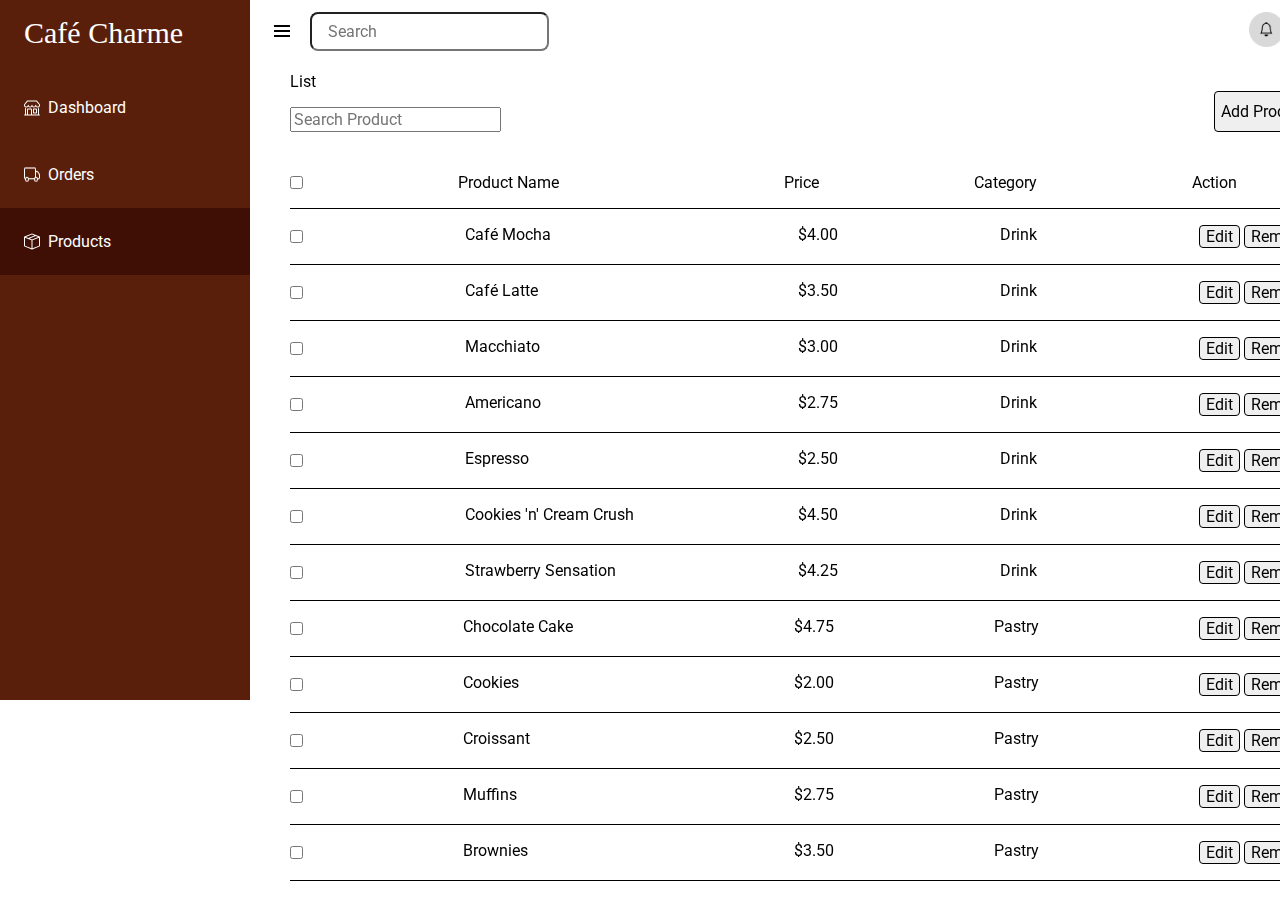
<file: products.html>
<!DOCTYPE html>
<html lang="en">
<head>
    <meta charset="UTF-8">
    <meta name="viewport" content="width=device-width, initial-scale=1.0">
    <title>Products</title>

</head>
<body>
    <link rel="stylesheet" href="./products.css">
    
    <link rel="preconnect" href="https://fonts.googleapis.com">
    <link rel="preconnect" href="https://fonts.gstatic.com" crossorigin>
    <link
        href="https://fonts.googleapis.com/css2?family=Roboto:ital,wght@0,100;0,300;0,400;0,500;0,700;0,900;1,100;1,300;1,400;1,500;1,700;1,900&display=swap"
        rel="stylesheet">

    <link rel="preconnect" href="https://fonts.googleapis.com">
    <link rel="preconnect" href="https://fonts.gstatic.com" crossorigin>
    <link
        href="https://fonts.googleapis.com/css2?family=Lora:ital,wght@0,400..700;1,400..700&family=Playfair+Display+SC:ital,wght@0,400;0,700;0,900;1,400;1,700;1,900&display=swap"
        rel="stylesheet">

    <link rel="preconnect" href="https://fonts.googleapis.com">
    <link rel="preconnect" href="https://fonts.gstatic.com" crossorigin>
    <link href="https://fonts.googleapis.com/css2?family=Playfair+Display:ital,wght@0,400..900;1,400..900&display=swap"
        rel="stylesheet">

    <link rel="preconnect" href="https://fonts.googleapis.com">
    <link rel="preconnect" href="https://fonts.gstatic.com" crossorigin>
    <link href="https://fonts.googleapis.com/css2?family=Roboto+Serif:ital,opsz,wght@0,8..144,100..900;1,8..144,100..900&display=swap" rel="stylesheet">
    
    <div class="admin-side">
        <div class="admin-nav">
            <div class="brand-nav">
                <a href=".">
                    <p class="name-nav">Café Charme</p>
                </a>
            </div>
            <div class="dashboard-nav-home">
                <img class="home-icon" src="home-shop.svg" alt="">
                <a href="./dashboard.html">
                    <p>Dashboard</p>
                </a>
            </div>
            <div class="dashboard-nav-orders">
                <img class="home-icon" src="./truck1.png" alt="">
                <a href="./orders.html">
                    <p>Orders</p>
                </a>
            </div>
            <div class="dashboard-nav-products">
                <img class="home-icon" src="box-seam.svg" alt="">
                <a href="./products.html">
                    <p>Products</p>
                </a>
            </div>
        </div>
        <div class="admin-dashboard">
            <div class="bar">
                <div class="ham-search">
                    <div class="hamburger">
                        <div class="line"></div>
                        <div class="line"></div>
                        <div class="line"></div>                    
                    </div>
                    <div class="search-admin">
                        <input class="admin-search" type="search" name="" id="" placeholder="Search">
                    </div>
                </div>

                <div class="notif-profile">
                    <div class="notification">
                        <img class="notif-icon" src="/Group 317.png" alt="">
                    </div>
                    <div class="admin-profile">
                        <img class="profile-admin" src="Group 318.png" alt="">
                    </div>
                </div>
            </div>


            <div class="list">
                <p>List</p>
                <div class="list-top">
                    <input class="search" type="search" placeholder="Search Product">
                    <button class="add-button">Add Product</button>
                </div>
                <div class="row-title1">
                    <input type="checkbox">
                    <div  class="name">Product Name</div>
                    <div>Price</div>
                    <div>Category</div>
                    <div>Action</div>
                </div>
                <div class="row-title">
                    <input type="checkbox">
                    <div class="name">Café Mocha</div>
                    <div>$4.00</div>
                    <div>Drink</div>
                    <div>
                        <button>Edit</button>
                        <button>Remove</button>
                    </div>
                </div>
                <div class="row-title">
                    <input type="checkbox">
                    <div class="name">Café Latte</div>
                    <div>$3.50</div>
                    <div>Drink</div>
                    <div>
                        <button>Edit</button>
                        <button>Remove</button>
                    </div>
                </div>
                <div class="row-title">
                    <input type="checkbox">
                    <div class="name">Macchiato</div>
                    <div>$3.00</div>
                    <div>Drink</div>
                    <div>
                        <button>Edit</button>
                        <button>Remove</button>
                    </div>
                </div>
                <div class="row-title">
                    <input type="checkbox">
                    <div class="name">Americano</div>
                    <div>$2.75</div>
                    <div>Drink</div>
                    <div>
                        <button>Edit</button>
                        <button>Remove</button>
                    </div>
                </div>
                <div class="row-title">
                    <input type="checkbox">
                    <div class="name">Espresso</div>
                    <div>$2.50</div>
                    <div>Drink</div>
                    <div>
                        <button>Edit</button>
                        <button>Remove</button>
                    </div>
                </div>
                <div class="row-title">
                    <input type="checkbox">
                    <div  class="name">Cookies 'n' Cream Crush</div>
                    <div>$4.50</div>
                    <div>Drink</div>
                    <div>
                        <button>Edit</button>
                        <button>Remove</button>
                    </div>
                </div>
                <div class="row-title">
                    <input type="checkbox">
                    <div class="name">Strawberry Sensation</div>
                    <div>$4.25</div>
                    <div>Drink</div>
                    <div>
                        <button>Edit</button>
                        <button>Remove</button>
                    </div>
                </div>
                <div class="row-title">
                    <input type="checkbox">
                    <div class="name">Chocolate Cake</div>
                    <div>$4.75</div>
                    <div>Pastry</div>
                    <div>
                        <button>Edit</button>
                        <button>Remove</button>
                    </div>
                </div>
                <div class="row-title">
                    <input type="checkbox">
                    <div class="name">Cookies</div>
                    <div>$2.00</div>
                    <div>Pastry</div>
                    <div>
                        <button>Edit</button>
                        <button>Remove</button>
                    </div>
                </div>
                <div class="row-title">
                    <input type="checkbox">
                    <div class="name">Croissant</div>
                    <div>$2.50</div>
                    <div>Pastry</div>
                    <div>
                        <button>Edit</button>
                        <button>Remove</button>
                    </div>
                </div>
                <div class="row-title">
                    <input type="checkbox">
                    <div class="name">Muffins</div>
                    <div>$2.75</div>
                    <div>Pastry</div>
                    <div>
                        <button>Edit</button>
                        <button>Remove</button>
                    </div>
                </div>
                <div class="row-title">
                    <input type="checkbox">
                    <div class="name">Brownies</div>
                    <div>$3.50</div>
                    <div>Pastry</div>
                    <div>
                        <button>Edit</button>
                        <button>Remove</button>
                    </div>
                </div>
            </div>
            

            </div>
        </div>
    </div>
</body>
</html>
</file>
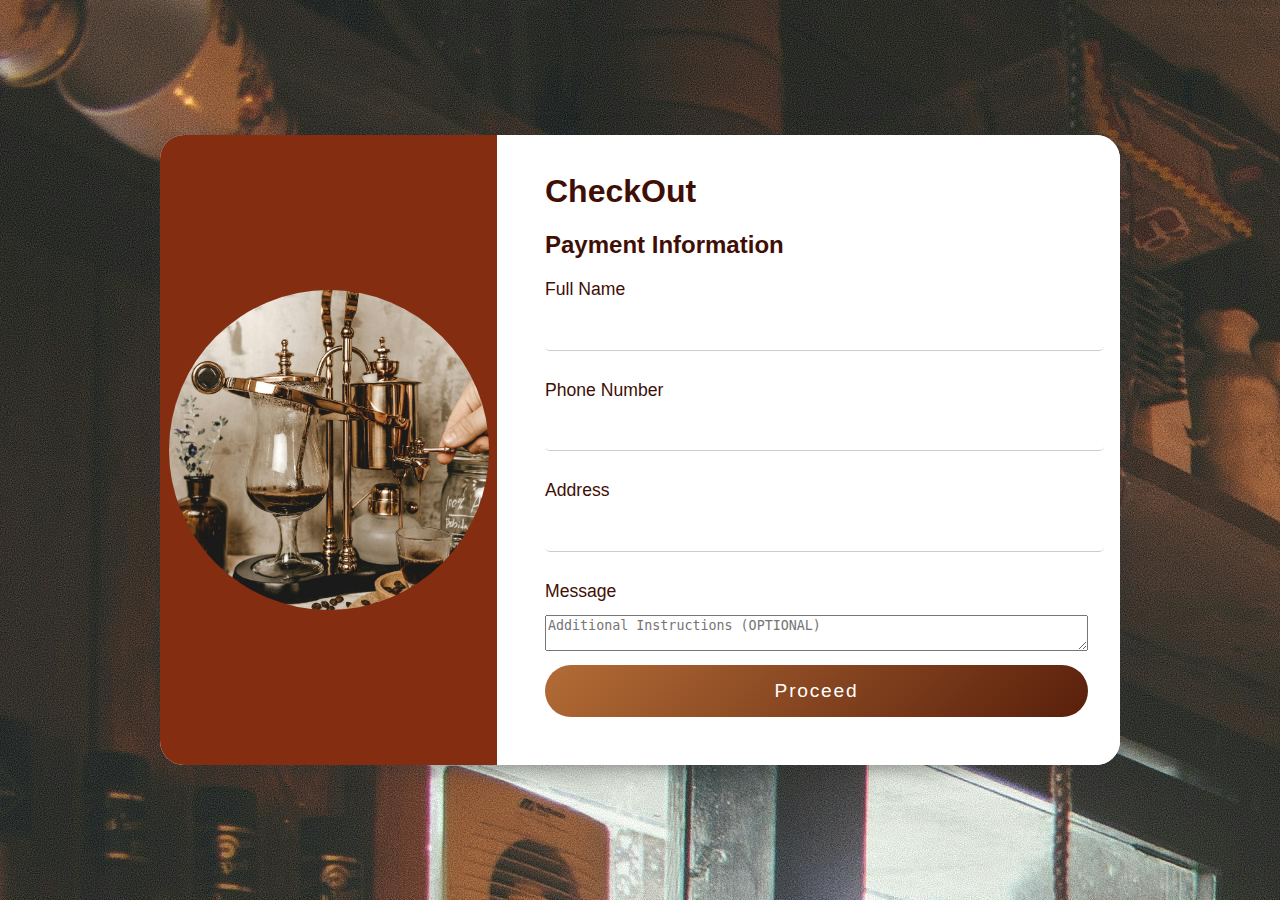
<file: Profile.html>
<!DOCTYPE html>
<html lang="en">
<head>
    <meta charset="UTF-8">
    <meta name="viewport" content="width=device-width, initial-scale=1.0">
    <title>Profile</title>

    <link rel="stylesheet" href="./navigation.css">
    <link rel="stylesheet" href="./footer.css">
    <link rel="stylesheet" href="./checkout1.css">

    <style>

        body 
        {
            background-color: rgb(255, 227, 203);
            margin-left: 0;
            margin-right: 0;
            margin-bottom: 0;
        }

        .contents {
            margin: 5px 50px;
            border-radius: 15px;
            padding: 10px 10px;
            background-color: rgb(255, 227, 203);
            flex: 1;
        }

        .line {
            border-bottom: 1px solid rgb(89, 31, 11);
        }

        .separator
        {
            position: absolute;
            z-index: -1;
            width: 100%;
            height: 300px;
        }
    </style>
</head>

<body>
    
    <div class="mainscreen">
          <div class="card">
            <div class="leftside">
              <img
                src="./pexels-jonathanborba-2878709.jpg"
                class="product"
                alt="Shoes" 
              />
            </div>
            <div class="rightside">
              <form action="">
                <h1>CheckOut</h1>
                <h2>Payment Information</h2>
                <p>Full Name</p>
                <input type="text" class="inputbox" name="name" required />
                <p>Phone Number</p>
                <input type="number" class="inputbox" name="card_number" id="card_number" required />
                <p>Address</p>
                <input type="text" class="inputbox" name="address" required />
    
                <p>Message</p>
                <textarea name="card_type" id="" cols="65" rows="0" placeholder="Additional Instructions (OPTIONAL)"></textarea>

              </form>
              <a href="./checkout.html"><button class="button">Proceed</button></a>

            </div>
          </div>
        </div>
      
    
</body>
</html>
</file>
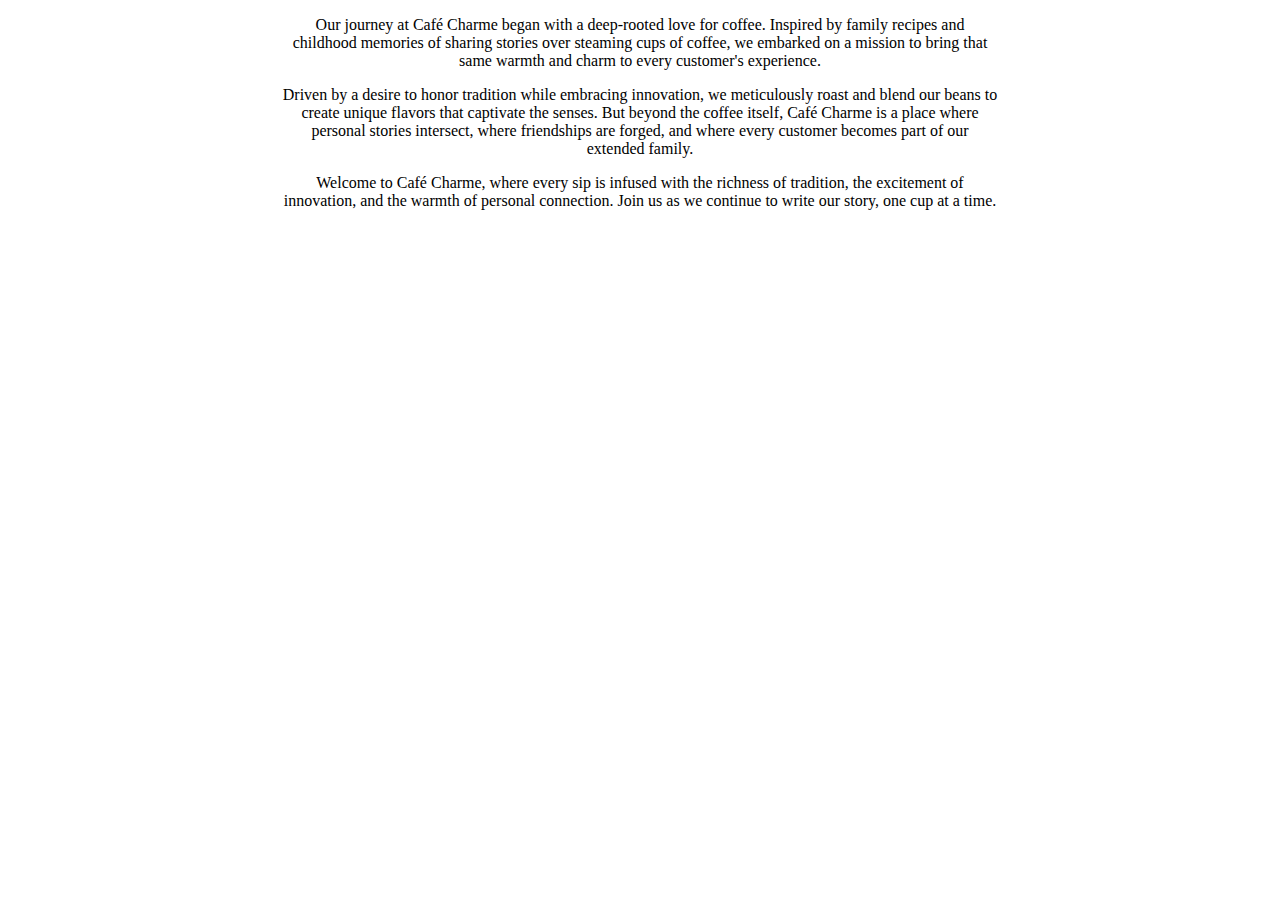
<file: testing.html>
<!DOCTYPE html>
<html lang="en">
<head>
    <meta charset="UTF-8">
    <meta name="viewport" content="width=device-width, initial-scale=1.0">
    <title>Document</title>

    <link rel="stylesheet" href="./testing.css">
</head>
<body>
    <p>Our journey at Café Charme began with a deep-rooted love for coffee. Inspired by family recipes and childhood memories of sharing stories over steaming cups of coffee, we embarked on a mission to bring that same warmth and charm to every customer's experience.</p>
    <p>Driven by a desire to honor tradition while embracing innovation, we meticulously roast and blend our beans to create unique flavors that captivate the senses. But beyond the coffee itself, Café Charme is a place where personal stories intersect, where friendships are forged, and where every customer becomes part of our extended family.</p>
    <p>Welcome to Café Charme, where every sip is infused with the richness of tradition, the excitement of innovation, and the warmth of personal connection. Join us as we continue to write our story, one cup at a time.</p>
</body>
</html>
</file>
<file: navigation.css>
.navigation {
    display: flex;
    display: row;
    align-items: center;
    flex: 1;
    padding-left: 85px;
    padding-right: 85px;
    position: fixed;
    top: 0;
    left: 0;
    right: 0;
    background-color: rgb(255, 227, 203);
    border-bottom: 1px solid rgb(133, 45, 16);
    z-index: 1;
    justify-content: space-evenly;
}

.home-nav:hover {
    border-bottom: 2px solid rgb(89, 31, 11);
}

.service-nav:hover {
    border-bottom: 2px solid rgb(89, 31, 11);
}

.menu-nav:hover {
    border-bottom: 2px solid rgb(89, 31, 11);
}

.logo-name {
    display: flex;
    flex-direction: row;
    align-items: center;
}

.logo {
    width: 90px;
}

.name {
    font-family: Playfair;
    font-size: 25px;
    color: rgb(89, 31, 11);
}

.home-service-menu {
    padding-left: 100px;
    padding-right: 100px;
    display: flex;
    flex-direction: row;
    align-items: center;
    column-gap: 50px;
    font-family: Roboto;
    font-size: 16px;
}

a {
    text-decoration: none;
    color: rgb(89, 31, 11);
}

.shop-cart
{
    width: 30px;
    height: 30px;
}

.icon-bar {
    display: flex;
    flex-direction: row;
    column-gap: 3px;
    align-items: center;
}

.icon {
    width: 20px;
    padding: 5px, 0, 0 ,0;
}

.bar {
    border-radius: 30px;
    padding: 5px;
    background-color: transparent;
    border-color: rgb(89, 31, 11);
    width: 100px;
    transition: width 1s;
}

.bar:hover {
    width: 150px;
    border-color: rgb(89, 31, 11);

}

.bar:focus {
    width: 150px;
    border-color: rgb(89, 31, 11);
}

.log-in {
    font-family: Roboto;
    font-size: 18px;
    border: 1px solid rgb(89, 31, 11);
    border-radius: 35px;
    background-color: rgb(89, 31, 11);
    color: rgb(255, 227, 203);
    padding: 10px 30px;
    transition: background-color 0.5s, color 0.5s;
    margin-left: 50px;
    position: relative;

}

.log-in:hover {
    background-color: rgb(255, 227, 203);
    color: rgb(89, 31, 11);
    border: 1px solid rgb(89, 31, 11);
    cursor: pointer;
}

.shop-starts
{
    position: relative;
}

.counter
{
    display: flex;
    background-color: red;
    width: 20px;
    height: 20px;
    justify-content: center;
    align-items: center;
    color: white;
    border-radius: 50%;
    position: absolute;
    top: 50%;
    right: -10px;
}

.cartTab
{
    padding-top: 100px;
    width: 400px;
    background-color: #353432;
    color: #eee;
    position: fixed;
    top: 0;
    right: 0;
    bottom: 0;
    inset: 0 -400px 0 auto;
    display: grid;
    grid-template-rows: 70px 1fr 70px;
}

body.showCart .cartTab
{
    inset: 0 0 0 auto;
}

.cartTab h1
{
    padding: 20px;
    margin: 0;
    font-weight: 300;
}

.cartTab .btn
{
    display: grid;
    grid-template-columns: repeat(2, 1fr);
}

.cartTab .btn .checkout
{
    background-color: rgb(24, 197, 24);
    border: none;
    font-family: Roboto;
    font-weight: 500;
    cursor: pointer;
    width: 100%;
    height: 100%;
}

.cartTab .btn .close
{
    background-color: rgb(255, 77, 77);
    border: none;
}

.cartTab .listCart .item img
{
    width: 100%;
}

.cartTab .listCart .item
{
    display: grid;
    grid-template-columns: 70px 150px 50px 1fr;
    gap: 10px;
    text-align: center;
    align-items: center;
}

.listCart .quantity span
{
    display: inline-block;
    width: 20px;
    height: 20px;
    background-color: #eee;
    color: #555;
    border-radius: 50%;
    cursor: pointer;
}

.listCart .quantity span:nth-child(2)
{
    background-color: transparent;
    color: #eee;
}

.listCart .quantity span:nth-child(even)
{
    background-color: #eee1;
}

.listCart
{
    overflow: auto;
}

.listCart::-Webkit-scrollbar
{
    width: 0;
}

.profile
{
    width: 48px;
    height: 48px;
}

.picc
{
    width: 100%;
    height: 100%;
}

.shop-cart:hover
{
    cursor: pointer;
}
</file>
<file: home.css>
.home {
    display: flex;
    flex-direction: row;
    padding-left: 90px;
    padding-right: 90px;
    padding-top: 60px;
    column-gap: 30px;
    margin-bottom: 95px;
    justify-content: center;
}

.home-nav:hover {
    border-bottom: 2px solid rgb(89, 31, 11);
}

.service-nav:hover {
    border-bottom: 2px solid rgb(89, 31, 11);
}

.menu-nav:hover {
    border-bottom: 2px solid rgb(89, 31, 11);
}

.head {
    font-size: 75px;
    font-weight: 700;
    color: rgb(63, 15, 6);
    width: 600.49px;
    margin-bottom: 25px;
    margin-top: 0;
}

.head-description {
    font-family: Roboto;
    font-size: 20px;
    color: rgb(63, 15, 6);
    width: 600.49px;
    margin-bottom: 25px;
    line-height: 35px;
}

.button-order1 {
    border-style: none;
    border: 1px solid rgb(89, 31, 11);
    padding: 10px 30px;
    border-radius: 30px;
    background-color: rgb(89, 31, 11);
    color: rgb(255, 227, 203);
    font-family: Roboto;
    font-size: 16px;
    margin-bottom: 25px;
    transition: backgroud-color 0.5s, color 0.5s;
}

.button-order1:hover
{
    background-color: rgb(255, 227, 203);
    color: rgb(89, 31, 11);
    cursor: pointer;
}

.button-order {
    border-style: none;
    border: 1px solid rgb(89, 31, 11);
    padding: 10px 30px;
    border-radius: 30px;
    background-color: rgb(89, 31, 11);
    color: rgb(255, 227, 203);
    font-family: Roboto;
    font-size: 16px;
    margin-bottom: 25px;
    transition: backgroud-color 0.5s, color 0.5s;
}

.button-order:hover {
    background-color: rgb(255, 227, 203);
    color: rgb(89, 31, 11);
    border: 1px solid rgb(89, 31, 11);
    cursor: pointer;
}

.stats {
    display: flex;
    flex-direction: column;
}

.numbers {
    display: flex;
    flex-direction: row;
    column-gap: 30px;
    font-family: Lora;
    font-size: 45px;
    color: rgb(89, 31, 11);
    font-weight: 700;
}

.num {
    margin: 0px;
}

.plus {
    color: rgb(179, 108, 54);
}

.text1 {
    display: flex;
    flex-direction: row;
    column-gap: 120px;
    padding-left: 20px;
    padding-right: 60px;
    font-family: Lora;
    font-size: 16px;
    color: rgb(89, 31, 11);
}

.des
{
    margin: 0;
}

.coffee {
    align-self: center;
    width: 600px;
    height: 500px;
}
</file>
<file: services.css>
.services
        {
            display: flex;
            flex-direction: column;
            column-gap: 50px;
            justify-content: center;
            align-items: center;
            padding-left: 90px;
            padding-right: 90px;
            padding-bottom: 30px;
        }

        .serve-title
        {
            display: flex;
            flex-direction: column;
            align-items: center;
        }

        .our-services
        {
            font-size: 30px;
            font-weight: 600;
            color: rgb(63, 15, 6);
            margin-bottom: 30px;
            border-bottom: 2px solid rgb(179, 108, 54);
        }

        .serve-description
        {
            font-style: Roboto;
            font-size: 16px;
            color: rgb(89, 31, 11);
            width: 610px;
            text-align: center;
            margin-bottom: 30px;
        }

        .offer
        {
            display: flex;
            flex-direction: row;
            column-gap: 80px;
            height: 300px;
            width: 1000px;
            align-items: center;
            justify-content: center;
            border-radius: 10px;
        }

        .box
        {
            background-color: #591F0B;
            width: 200px;
            height: 200px;
            padding: 30px;
            border-radius: 10px;
            box-shadow: 0px 6.632px 6.632px 0px rgba(0, 0, 0, 0.25);            
            display: flex;
            flex-direction: column;
        }

        .pic-1
        {
            width: 100%;
            height: 148.05px;
            position: relative;
            z-index: 0.5;
        }

        .pic-description
        {
            position: absolute;
            width: 180px;
            visibility: hidden;
            opacity: 0.;
        }

        .pic-1:hover .pic-description
        {
            visibility: visible;
            opacity: 1;
        }

        .head-text
        {
            text-align: center;
            color: #FFE3CB;
            font-family: roboto;
            font-size: 20px;
        }


        
        .coffee-cup
        {
            width: 80px;
            border-radius: 50%;
        }
</file>
<file: menu.css>
.menu
{
    padding-top: 400px;
}

.menus
{
    display: flex;
    flex-direction: column;
    padding-top: 30px;
    column-gap: 30px;
    margin-bottom: 300px;
    row-gap: 100px;
}


.top
{
    display: flex;
    flex-direction: row;
    justify-content: center;
    column-gap: 130px;
}

.pic-menu
{
    width: 100%;
    border-radius: 30px;
}

.menu-pic
{
    width: 200px;
}

.price
{
    text-align: center;
    font-size: 30px;
}

.bottom
{
    display: flex;
    flex-direction: row;
    justify-content: center;
    column-gap: 130px;
}

.footer
{
    padding-top: 30px;
}

.bg-separate
{
    position: absolute;
    z-index: -1;
    top: 0;
    left: 0;
}

.card-body
{
    width: 262px;
    background-color: white;
    border-radius: 15px;
    padding-bottom: 15px;
}

.Mocha
{
    width: 100%;
    height: 292px;
}

.card-cont
{
    display: flex;
    flex-direction: row;
    justify-content: space-between;
    padding: 10px 15px 10px 15px;
}

.buy-now-button
{
    text-align: center;
}

.menu-name
{
    font-family: Roboto Serif;
    font-size: 20px;
    font-weight: 500;
    color: #591F0B;
}

.price
{
    font-family: Roboto Serif;
    font-size: 20px;
    color: #591F0B;
}

.buy-button
{
    padding: 10px 30px 10px 30px;
    border-radius: 30px;
    color: white;
    border: none;
    background-color: #591F0B;
    margin-top: 15px;
    transition: background-color 0.16s, color 0.16s;
}

.buy-button:hover
{
    background-color: white;
    color: rgb(89, 31, 11);
    cursor: pointer;
}

.To-Browsing
{
    padding: 15px 40px 15px 40px;
    border-radius: 30px;
    font-size: 18px;
    color: rgb(255, 227, 203);
    background-color: #591F0B;
    border: none;
    transition: color 0.5s, background-color 0.5s, border 0.5s;
}

.To-Browsing:hover
{
    color: #591F0B;
    background-color: rgb(255, 227, 203);
    border: 1px solid #591F0B;
    cursor: pointer;
}

.browsing-button
{
    display: flex;
    justify-content: center;
}
</file>
<file: footer.css>
.foot
{
    display: flex;
    flex-direction: column;
}

.footer-top
{
    display: flex;
    flex-direction: column;
    background-image: url(./Group\ 32.png   );
    padding: 32px;
}

.footer-logo
{
    display: flex;
    flex-direction: row;
    align-items: center;
    justify-content: center;
    text-align: center;
    column-gap: 12px;
}

.footer-brand-logo
{
    width: 70.643px;
    height: 70.599px;   
}

.footer-brand-name
{
    color: #FFF;
    text-align: center;
    font-family: "Playfair Display";
    font-size: 22.29px;
    font-style: normal;
    font-weight: 400;
}

.footer-text
{
    color: #FFF;
    text-align: center;
    font-family: Roboto;
    font-size: 19.202px;
    font-style: normal;
    font-weight: 400;
    margin-top: 8px;
}

.footer-platforms
{
    display: flex;
    align-items: center;
    justify-content: center;
    gap: 14.577px;
}

.footer-bottom
{
    display: flex;
    flex-direction: row;
    background-color: #591F0B;
    padding: 30px 90px 30px 90px;
    column-gap: 100px;
    justify-content: space-evenly;
    border-bottom: 1px solid white;
    font-family: Roboto;
    font-weight: light;
}

.footer-bottom-text
{
    margin: 0px;
    color: #FFF;
    font-family: Roboto;
    font-size: 20px;
    font-style: normal;
    font-weight: bold;
    margin-bottom: 30px;
}

.foot-footer
{
    display: flex;
    flex-direction: row;
    justify-content: space-between;
    padding: 15px 90px 15px 90px;
    background-color: #591F0B;
    color: rgba(255, 255, 255, 0.60);
    text-align: right;
    font-family: Roboto;
    font-size: 18px;
    font-style: normal;
    font-weight: 400;
}

.foot-footer-trio
{
    display: flex;
    flex-direction: row;
    column-gap: 50px;
}

.footer-bottom-left
{
    text-align: start;
    color: white;
}

.about-company
{
    width: 400px;
    text-align: start;
}

.other-infos
{
    display: flex;
    flex-direction: row;
    align-items: center;
    column-gap: 8px;
}

.other-infos img
{
    width: 34px;
    height: 34px;
}

.footer-bottom-right
{
    text-align: start;
    color: white;
}

.bolded
{
    font-weight: bold;
}
</file>
<file: aboutUs.css>
.About-Us
{
    height: 300px;
    width: 100%;
    background-image: url("/Group\ 54.png");
    display: flex;
    justify-content: center;
    align-items: center;
}

.text p
{
    color: rgb(255, 227, 203);
    font-family: Roboto Serif;
    font-weight: bold;
    font-size: 65px;
}

.Our-Story
{
    margin-top: 100px;
    text-align: center;
    font-family: Roboto Serif;
    font-size: 40px;
    display: flex;
    text-align: center;
    justify-content: center;
    color: #3F0F06;
}

.Our-Story-Content
{
    display: flex;
    flex-direction: column;
    text-align: center;
    row-gap: 30px;  
    color: #3F0F06;
}

.Our-Story-Content p
{
    text-align: center;
    vertical-align: middle;
    width: 500px;
    margin: auto;
    line-height: 35px;
    font-family: Roboto Serif;
    color: #3F0F06;
}

.three-pics
{
    display: flex;
    flex-direction: column;
    justify-content: center;
    width: 355.91px;
    text-align: center;
}

.head3
{
    color: #3F0F06;
    font-family: Roboto Serif;
    font-size: 25px;
}

.text-content
{
    font-family: Roboto Serif;
    color: #3F0F06;
    line-height: 35px;
}

.services-content
{
    display: flex;
    flex-direction: row;
    column-gap: 30px;
    justify-content: space-evenly;
}

footer
{
    margin-top: 300px;
}
</file>
<file: adminlogin.css>
@import url(https://fonts.googleapis.com/css?family=Roboto:300);

.brand-name
{
    font-family: Playfair;
    font-size: 30px;
}

.logo
{
    width: 80px;
}

.login-page {
  width: 360px;
  padding: 4% 0 0;
  margin: auto;
}
.form {
  position: relative;
  z-index: 1;
  background: #FFFFFF;
  max-width: 360px;
  margin: 0 auto 100px;
  padding: 45px;
  text-align: center;
  box-shadow: 0 0 20px 0 rgba(0, 0, 0, 0.2), 0 5px 5px 0 rgba(0, 0, 0, 0.24);
}
.form input {
  font-family: "Roboto", sans-serif;
  outline: 0;
  background: #f2f2f2;
  width: 100%;
  border: 0;
  margin: 0 0 15px;
  padding: 15px;
  box-sizing: border-box;
  font-size: 14px;
}
.form button {
  font-family: "Roboto", sans-serif;
  text-transform: uppercase;
  outline: 0;
  background: #591F0B;
  width: 100%;
  border: 0;
  padding: 15px;
  color: #FFFFFF;
  font-size: 14px;
  -webkit-transition: all 0.3 ease;
  transition: all 0.3 ease;
  cursor: pointer;
}
.form button:hover,.form button:active,.form button:focus {
  background: #591F0B;
}
.form .message {
  margin: 15px 0 0;
  color: #b3b3b3;
  font-size: 12px;
}
.form .message a {
  color: #591F0B;
  text-decoration: none;
}
.form .register-form {
  display: none;
}
.container {
  position: relative;
  z-index: 1;
  max-width: 300px;
  margin: 0 auto;
}
.container:before, .container:after {
  content: "";
  display: block;
  clear: both;
}
.container .info {
  margin: 50px auto;
  text-align: center;
}
.container .info h1 {
  margin: 0 0 15px;
  padding: 0;
  font-size: 36px;
  font-weight: 300;
  color: #1a1a1a;
}
.container .info span {
  color: #4d4d4d;
  font-size: 12px;
}
.container .info span a {
  color: #000000;
  text-decoration: none;
}
.container .info span .fa {
  color: #EF3B3A;
}
body {
  background-color: #591F0B;
  background: linear-gradient(90deg, rgb (179,108,54)) ;
  font-family: "Roboto", sans-serif;
  -webkit-font-smoothing: antialiased;
  -moz-osx-font-smoothing: grayscale;      
}
</file>
<file: browsing.css>
.Our-Menu
{
    height: 300px;
    width: 100%;
    background-image: url("./Group\ 55.png");
    display: flex;
    justify-content: center;
    align-items: center;
}

.text p
{
    color: rgb(255, 227, 203);
    font-family: Roboto Serif;
    font-weight: bold;
    font-size: 65px;
}

.Top-Sellers
{
    margin-top: 50px;
    display: flex;
    flex-direction: column;
    row-gap: 125px;
}

.segment
{
    display: flex;
    flex-direction: row;
    justify-content: center;
    column-gap: 30px;
}

.top-image
{
    width: 400px;
    height: 314px;
}

.right
{
    text-align: center;
}

.left1
{
    text-align: center;
    margin-right: 10px;
}

.top-price
{
    font-family: Roboto Serif;
    font-size: 30px;
    color: #B36C36;
    margin-top: 0;
    margin-bottom: 8px;
}

.top-name
{
    font-family: Roboto Serif;
    font-size: 40px;
    color: #3F0F06;
    margin-top: 0;
    margin-bottom: 8px;
}

.top-description
{
    width: 600px;
    font-family: Roboto Serif;
    font-size: 16px;
    color: #3F0F06;
    line-height: 35px;
}

.head2
{
    font-family: Roboto Serif;
    font-size: 50px;
    font-weight: 500;
    text-align: center;
    color: #3F0F06;
}

.head1
{
    font-family: Roboto Serif;
    font-size: 50px;
    font-weight: 500;
    text-align: center;
    color: #3F0F06;
    margin-bottom: 0;
}

.Pastries
{
    display: flex;
    flex-direction: column;
    padding: 10px 100px 10px 100px;
}

.listCart
{
    display: flex;
    flex-direction: column;
    row-gap: 10px;
}

.item
{
    padding: 8px;
}

.cartTab .listCart .item1 {
    padding: 8px;
    background-color: gray;
    display: grid;
    grid-template-columns: 70px 150px 50px 1fr;
    gap: 10px;
    text-align: center;
    align-items: center;
}

.image
{
    width: 70px;
    height: 55px;
}
.product
{
    display: flex;
    flex-direction: row;
    align-items: center;
    border-top: 1px solid #3F0F06;
}

.product-left
{
    display: flex;
    flex-direction: column;
    border-right: 1px solid #3F0F06;

}

.prod-name
{
    padding-top: 25px;
    margin: 0;
    font-family: Roboto Serif;
    font-size: 30px;
    color: #3F0F06;
}

.prod-description
{
    margin: 0;
    margin-top: 16px;
    margin-bottom: 0;
    width: 900px;
    font-family: Roboto Serif;
    font-size: 16px;
    line-height: 35px;
    padding-bottom: 25px;
    padding-right: 25px;
}

.price
{
    justify-content: center;
    padding-left: 10px;
    padding-right: 10px;
    text-align: center;
    font-family: Roboto Serif;
    font-size: 35px;
    color: #B36C36;
    width: 100%;
}

.price p
{
    margin: 0;
}

.border-quote
{
    border-top: 1px solid #3F0F06;
    border-bottom: 1px solid #3F0F06;
    margin-top: 150px;
    margin-bottom: 250px;
}

.quote
{
    margin-top: 100px;
    margin-bottom: 100px;
    width: 1000px;
    font-family: Roboto Serif;
    font-size: 40px;
    text-align: center;
    margin-left: auto;
    margin-right: auto;
    color: #591F0B;
}

.add-Button
{
    padding: 15px 40px 15px 40px;
    border-radius: 30px;
    font-size: 18px;
    color: rgb(255, 227, 203);
    background-color: #591F0B;
    border: none;
    transition: color 0.5s, background-color 0.5s, border 0.5s;
}

.add-Button:hover
{
    color: #591F0B;
    background-color: rgb(255, 227, 203);
    border: 1px solid #591F0B;
    cursor: pointer;
}

.add-Button-small
{
    margin-top: 25px;
    padding: 10px 30px 10px 30px;
    border-radius: 30px;
    font-size: 18px;
    color: rgb(255, 227, 203);
    background-color: #591F0B;
    border: none;
    transition: color 0.5s, background-color 0.5s, border 0.5s;
}

.add-Button-small:hover
{
    color: #591F0B;
    background-color: rgb(255, 227, 203);
    border: 1px solid #591F0B;
    cursor: pointer;
}

.cartTab
{
    font-family: Roboto Serif;
}

.list-cart
{
    display: flex;
    justify-content: space-around;
}

.price-computed
{
    text-align: center;
    
}

 .price-computed
 {
    padding-top: 190px;
    font-size: 20px;
 }
</file>
<file: checkout.css>
body {
    font-family: 'Roboto', sans-serif!important;
	margin:0;
	padding:0;
	box-sizing: border-box;
}

.mainscreen
{
	min-height: 100vh;
	width: 100%;
	display: flex;
    flex-direction: column;
    background-color: #DFDBE5;
    background-image: url("./pexels-emrecan-2079438.jpg");
    color:#3F0F06;
}

.card {
	width: 60rem;
    margin: auto;
    background: white;
    position:center;
    align-self: center;
    top: 50rem;
    border-radius: 1.5rem;
    box-shadow: 4px 3px 20px #3535358c;
    display:flex;
    flex-direction: row;
    
}

.leftside {
	background: rgb(133, 45, 16);
	width: 25rem;
	display: inline-flex;
    align-items: center;
    justify-content: center;
	border-top-left-radius: 1.5rem;
    border-bottom-left-radius: 1.5rem;
}

.product {
    object-fit: cover;
	width: 20em;
    height: 20em;
    border-radius: 100%;
}

.rightside {
    background-color: #ffffff;
	width: 35rem;
	border-bottom-right-radius: 1.5rem;
    border-top-right-radius: 1.5rem;
    padding: 1rem 2rem 3rem 3rem;
}

p{
    display:block;
    font-size: 1.1rem;
    font-weight: 400;
    margin: .8rem 0;
}

.inputbox
{
    color:#030303;
	width: 100%;
    padding: 0.5rem;
    border: none;
    border-bottom: 1.5px solid #ccc;
    margin-bottom: 1rem;
    border-radius: 0.3rem;
    font-family: 'Roboto', sans-serif;
    color: #3F0F06;
    font-size: 1.1rem;
    font-weight: 500;
  outline:none;
}

.expcvv {
    display:flex;
    justify-content: space-between;
    padding-top: 0.6rem;
}

.expcvv_text{
    padding-right: 1rem;
}
.expcvv_text2{
    padding:0 1rem;
}

.button{
    background: linear-gradient(
135deg
, #B36C36 0%, #591F0B 100%);
    padding: 15px;
    border: none;
    border-radius: 50px;
    color: white;
    font-weight: 400;
    font-size: 1.2rem;
    margin-top: 10px;
    width:100%;
    letter-spacing: .11rem;
    outline:none;
}

.button:hover
{
	transform: scale(1.05) translateY(-3px);
    box-shadow: 3px 3px 6px #38373785;
}

@media only screen and (max-width: 1000px) {
    .card{
        flex-direction: column;
        width: auto;
      
    }

    .leftside{
        width: 100%;
        border-top-right-radius: 0;
        border-bottom-left-radius: 0;
      border-top-right-radius:0;
      border-radius:0;
    }

    .rightside{
        width:auto;
        border-bottom-left-radius: 1.5rem;
        padding:0.5rem 3rem 3rem 2rem;
      border-radius:0;
    }
}
</file>
<file: dashboard.css>
button:hover
{
    cursor: pointer;
}

*
{
    font-size: 16px;
    font-family: Roboto;
    margin: 0;
}

a
{
    color: white;
    text-decoration: none;
}

.backgroundSolid1
{
    width: 100%;
    height: 216px;
    position: absolute;
    z-index: -1;
    background-color: #fff;
    padding-bottom: 30px;
}

.backgroundSolid2
{
    width: 100%;
    height: 216px;
    position: absolute;
    z-index: -1;
    background-color: #FFE3CB;
    margin-top: 63px;
    padding-bottom: 30px;
}

.backgroundSolid3
{
    width: 100%;
    height: 216px;
    position: absolute;
    z-index: -1;
    background-color: #f0eeee;
    margin-top: 309px;
    padding-bottom: 300px;
}

.body
{
    position: relative;
    margin: 0;
}

.admin-side
{
    display: flex;
    flex-direction: row;
    height: 700px;
}

.admin-nav
{
    display: flex;
    flex-direction: column;
    width: 250px;
    height: 700px;
    background-color: #591F0B;
    color: #FFF;
    position: fixed;
}

.name-nav
{
    font-size: 30px;
    font-family: Playfair;
    padding: 16px 24px 24px;
}

.dashboard-nav-home
{
    background-color: #3F0F06;
    display: flex;
    flex-direction: row;
    padding: 24px 24px;
    column-gap: 8px;
}   

.dashboard-nav-orders
{
    display: flex;
    flex-direction: row;
    padding: 24px 24px;
    column-gap: 8px;
    transition: background-color 0.5s;
}

.dashboard-nav-orders:hover
{
    background-color: #3F0F06;
}

.dashboard-nav-products
{
    display: flex;
    flex-direction: row;
    padding: 24px 24px;
    column-gap: 8px;
    transition: background-color 0.5s;
}

.dashboard-nav-products:hover
{
    background-color: #3F0F06;
}


.admin-dashboard
{
    margin-left: 250px;
    display: flex;
    flex-direction: column;
    padding: 10px 24px;
}

.bar
{
    display: flex;
    flex-direction: row;
    align-items: center;
    column-gap: 700px;
}

.ham-search
{
    display: flex;
    flex-direction: row;
    align-items: center;
    column-gap: 20px;
}

.line 
{
    width: 16px;
    height: 2px;
    background-color: black;
    margin: 3px 0;
}

.admin-search
{
    padding: 8px 16px;
    border-radius: 8px;
    background-clip: padding-box;
    background-color: transparent;
}

.notif-profile
{
    display: flex;
    flex-direction: row;
    align-items: center;
    column-gap: 8px;
}


.notif-icon
{
    width: 35px;
}

.project-create
{
    display: flex;
    flex-direction: row;
    padding: 80px 14px 40px 14px;
    align-items: center;
    justify-content: space-between;
}

.project-text
{
    font-size: 24px;
}

.project-box
{
    border: 1px solid black;
    border-radius: 4px;
    padding: 10px 20px;
    background-color: white;
    transition: background-color 0.5s;
}

.project-box:hover
{
    background-color: #FFE3CB;
}

.stats-cards
{
    display: flex;
    flex-direction: row;
    justify-content: space-evenly;
    margin-bottom: 30px;
}

.statCard-body
{
    
    display: flex;
    flex-direction: column;
    width: 200px;
    height: 140x;
    padding: 20px;
    background-color: white;
    border-radius: 8px;
}

.cardTitle
{
    display: flex;
    flex-direction: row;
    justify-content: space-between;
    margin-bottom: 16px;
    height: 44px;
}

.cardTitle div p
{
    font-size: 18px;
}

.card-icon
{
    width: 30px;
}

h1
{
    font-size: 50px;
    margin-bottom: 8px;
    color: #3F0F06;
}

.completed
{
    font-size: 20;
}

.graphs
{
    display: flex;
    flex-direction: column;
}

.revenSatis
{
    display: flex;
    flex-direction: row;
}

.Revenue
{
    width: 630px;
}

.graphs
{
    width: 436px;
}
</file>
<file: login.css>
body{
    background-color: rgb(255, 227, 203);
}

:root {
    --primary-color: #3F0F06;
    --secondary-color: #591F0B;
    --black: #000000;
    --white: #ffffff;
    --gray: #efefef;
    --gray-2: #757575;
}

@import url('https://fonts.googleapis.com/css2?family=Poppins:wght@200;300;400;500;600&display=swap');

* {
    font-family: 'Poppins', sans-serif;
    margin: 0;
    padding: 0;
    box-sizing: border-box;
}

html,
body {
    height: 100vh;
    overflow: hidden;
}

.container {
    position: relative;
    min-height: 100vh;
    overflow: hidden;
}

.row {
    display: flex;
    flex-wrap: wrap;
    height: 100vh;
}

.col {
    width: 50%;
}

.align-items-center {
    display: flex;
    align-items: center;
    justify-content: center;
    text-align: center;
}

.form-wrapper {
    width: 100%;
    max-width: 28rem;
}

.form {
    padding: 1rem;
    background-color: var(--white);
    border-radius: 1.5rem;
    width: 100%;
    box-shadow: rgba(0, 0, 0, 0.35) 0px 10px 30px;
    transform: scale(0);
    transition: .5s ease-in-out;
    transition-delay: 1s;
}

.input-group {
    position: relative;
    width: 100%;
    margin: 1rem 0;
}

.input-group i {
    position: absolute;
    top: 50%;
    left: 1rem;
    transform: translateY(-50%);
    font-size: 1.4rem;
    color: var(--gray-2);
}

.input-group input {
    width: 100%;
    padding: 1rem 3rem;
    font-size: 1rem;
    background-color: var(--gray);
    border-radius: .5rem;
    border: 0.125rem solid var(--white);
    outline: none;
}

.input-group input:focus {
    border: 0.125rem solid var(--primary-color);
}

.form button {
    cursor: pointer;
    width: 100%;
    padding: .6rem 0;
    border-radius: .5rem;
    border: none;
    background-color: var(--primary-color);
    color: var(--white);
    font-size: 1.2rem;
    outline: none;
}

.form p {
    margin: 1rem 0;
    font-size: .7rem;
}

.flex-col {
    flex-direction: column;
}

.social-list {
    margin: 2rem 0;
    padding: 1rem;
    border-radius: 1.5rem;
    width: 100%;
    box-shadow: rgba(0, 0, 0, 0.35) 0px 5px 15px;
    transform: scale(0);
    transition: .5s ease-in-out;
    transition-delay: 1.2s;
}

.social-list>div {
    color: var(--white);
    margin: 0 .5rem;
    padding: .7rem;
    cursor: pointer;
    border-radius: .5rem;
    cursor: pointer;
    transform: scale(0);
    transition: .5s ease-in-out;
}

.social-list>div:nth-child(1) {
    transition-delay: 1.4s;
}

.social-list>div:nth-child(2) {
    transition-delay: 1.6s;
}

.social-list>div:nth-child(3) {
    transition-delay: 1.8s;
}

.social-list>div:nth-child(4) {
    transition-delay: 2s;
}

.social-list>div>i {
    font-size: 1.5rem;
    transition: .4s ease-in-out;
}

.social-list>div:hover i {
    transform: scale(1.5);
}

.facebook-bg {
    background-color: var(--facebook-color);
}

.google-bg {
    background-color: var(--google-color);
}

.twitter-bg {
    background-color: var(--twitter-color);
}

.insta-bg {
    background-color: var(--insta-color);
}

.pointer {
    cursor: pointer;
}

.container.sign-in .form.sign-in,
.container.sign-in .social-list.sign-in,
.container.sign-in .social-list.sign-in>div,
.container.sign-up .form.sign-up,
.container.sign-up .social-list.sign-up,
.container.sign-up .social-list.sign-up>div {
    transform: scale(1);
}

.content-row {
    position: absolute;
    top: 0;
    left: 0;
    pointer-events: none;
    z-index: 6;
    width: 100%;
}

.text {
    margin: 4rem;
    color: var(--white);
}

.text h2 {
    font-size: 3.5rem;
    font-weight: 800;
    margin: 2rem 0;
    transition: 1s ease-in-out;
}

.text p {
    font-weight: 600;
    transition: 1s ease-in-out;
    transition-delay: .2s;
}

.img img {
    width: 30vw;
    transition: 1s ease-in-out;
    transition-delay: .4s;
}

.text.sign-in h2,
.text.sign-in p,
.img.sign-in img {
    transform: translateX(-250%);
}

.text.sign-up h2,
.text.sign-up p,
.img.sign-up img {
    transform: translateX(250%);
}

.container.sign-in .text.sign-in h2,
.container.sign-in .text.sign-in p,
.container.sign-in .img.sign-in img,
.container.sign-up .text.sign-up h2,
.container.sign-up .text.sign-up p,
.container.sign-up .img.sign-up img {
    transform: translateX(0);
}

/* BACKGROUND */

.container::before {
    content: "";
    position: absolute;
    top: 0;
    right: 0;
    height: 100vh;
    width: 300vw;
    transform: translate(35%, 0);
    background-image: linear-gradient(-45deg, var(--primary-color) 0%, var(--secondary-color) 100%);
    transition: 1s ease-in-out;
    z-index: 6;
    box-shadow: rgba(0, 0, 0, 0.35) 0px 5px 15px;
    border-bottom-right-radius: max(50vw, 50vh);
    border-top-left-radius: max(50vw, 50vh);
}

.container.sign-in::before {
    transform: translate(0, 0);
    right: 50%;
}

.container.sign-up::before {
    transform: translate(100%, 0);
    right: 50%;
}

/* RESPONSIVE */

@media only screen and (max-width: 425px) {

    .container::before,
    .container.sign-in::before,
    .container.sign-up::before {
        height: 100vh;
        border-bottom-right-radius: 0;
        border-top-left-radius: 0;
        z-index: 0;
        transform: none;
        right: 0;
    }

    /* .container.sign-in .col.sign-up {
        transform: translateY(100%);
    } */

    .container.sign-in .col.sign-in,
    .container.sign-up .col.sign-up {
        transform: translateY(0);
    }

    .content-row {
        align-items: flex-start !important;
    }

    .content-row .col {
        transform: translateY(0);
        background-color: unset;
    }

    .col {
        width: 100%;
        position: absolute;
        padding: 2rem;
        background-color: var(--white);
        border-top-left-radius: 2rem;
        border-top-right-radius: 2rem;
        transform: translateY(100%);
        transition: 1s ease-in-out;
    }

    .row {
        align-items: flex-end;
        justify-content: flex-end;
    }

    .form,
    .social-list {
        box-shadow: none;
        margin: 0;
        padding: 0;
    }

    .text {
        margin: 0;
    }

    .text p {
        display: none;
    }

    .text h2 {
        margin: .5rem;
        font-size: 2rem;
    }
}
</file>
<file: orders.css>
button:hover
{
    cursor: pointer;
}

*
{
    font-size: 16px;
    font-family: Roboto;
    margin: 0;
}

a
{
    color: #FFF;
    text-decoration: none;
}

.body
{
    position: relative;
    margin: 0;
}

.admin-side
{
    display: flex;
    flex-direction: row;
    background-color: #f0eeee;
}

.admin-nav
{
    display: flex;
    flex-direction: column;
    width: 250px;
    height: 700px;
    background-color: #591F0B;
    color: #FFF;
    position: fixed;
}

.name-nav
{
    font-size: 30px;
    font-family: Playfair;
    padding: 16px 24px 24px;
}

.dashboard-nav-home
{
    display: flex;
    flex-direction: row;
    padding: 24px 24px;
    column-gap: 8px;
}   

.dashboard-nav-orders
{
    background-color: #3F0F06;
    display: flex;
    flex-direction: row;
    padding: 24px 24px;
    column-gap: 8px;
    transition: background-color 0.5s;
}

.dashboard-nav-orders:hover
{
    background-color: #3F0F06;
}

.dashboard-nav-products
{
    display: flex;
    flex-direction: row;
    padding: 24px 24px;
    column-gap: 8px;
    transition: background-color 0.5s;
}

.dashboard-nav-products:hover
{
    background-color: #3F0F06;
}


.admin-dashboard
{
    margin-left: 250px;
    display: flex;
    flex-direction: column;
    padding: 10px 24px;
}

.bar
{
    display: flex;
    flex-direction: row;
    align-items: center;
    column-gap: 700px;
}

.ham-search
{
    display: flex;
    flex-direction: row;
    align-items: center;
    column-gap: 20px;
}

.line 
{
    width: 16px;
    height: 2px;
    background-color: black;
    margin: 3px 0;
}

.admin-search
{
    padding: 8px 16px;
    border-radius: 8px;
    background-clip: padding-box;
    background-color: transparent;
}

.notif-profile
{
    display: flex;
    flex-direction: row;
    align-items: center;
    column-gap: 8px;
}


.notif-icon
{
    width: 35px;
}

.order-segment
{
    margin: 50px 20px;
    display: flex;
    flex-direction: column;
    border: 1px solid black;
    border-radius: 4px;
    padding: 16px;
}

.order-top
{
    display: flex;
    flex-direction: row;
    justify-content: space-between;
    align-items: center;
    padding: 8px;
}

.top-left
{
    display: flex;
    flex-direction: row;
    column-gap: 15px;
}

input.box-check
{
    width: 25px;
    height: 25px;
}

.title
{
    display: flex;
    flex-direction: column;
    row-gap: 6px;
}

.order-number
{
    font-size: 20px;
    font-weight: bold;
}

.date
{
    color: gray;
}

.ship-button
{
    padding: 16px 25px;
    font-weight: bold;
    font-size: 20px;
    border-radius: 8px;
    border: none;
    background-color: #3F0F06;
    color: #FFE3CB;
}

.order-bottom
{
    display: flex;
    flex-direction: column;
    padding: 16px 8px;
    row-gap: 10px;
}

.order-bottom-top
{
    display: flex;
    flex-direction: row;
    justify-content: space-between;
    align-items: center;
}

.order-bottom-middle
{
    display: flex;
    flex-direction: row;
    column-gap: 16px;
}

.order-bottom-middle-left
{
    display: flex;
    flex-direction: row;
    column-gap: 16px;
}

.order-bottom-middle-right
{
    display: flex;
    flex-direction: column;
}

.updating-payment
{
    display: flex;
    flex-direction: row;
    column-gap: 30px;
    align-items: center;
}

.delivery-status
{
    display: flex;
    flex-direction: row;
    column-gap: 30px;
}

.product-information
{
    display: flex;
    flex-direction: column;
}

.product-image
{
    width: 200px;
}

.buyer-link
{
    color: blue;
    padding: 16px 8px;
}

.button-cancel
{
    padding: 8px 16px;
    border-radius: 8px;
    border: 1px solid black
}

.product-information p
{
    font-size: 16px;
    line-height: 40px;
}

.product-name
{
    font-size: 20px;
}

.buyer-link
{
    padding-top: 30px;
}

.order-bottom-bottom-right
{
    display: flex;
    flex-direction: column;
    row-gap: 10px;
}
</file>
<file: products.css>
button
{
    border-radius: 4px;
    border: 1px solid black;
}

button:hover
{
    cursor: pointer;
}

*
{
    font-size: 16px;
    font-family: Roboto;
    margin: 0;
}

a
{
    color: white;
    text-decoration: none;
}

.backgroundSolid1
{
    width: 100%;
    height: 216px;
    position: absolute;
    z-index: -1;
    background-color: #fff;
    padding-bottom: 30px;
}

.backgroundSolid2
{
    width: 100%;
    height: 216px;
    position: absolute;
    z-index: -1;
    background-color: #FFE3CB;
    margin-top: 63px;
    padding-bottom: 30px;
}

.backgroundSolid3
{
    width: 100%;
    height: 216px;
    position: absolute;
    z-index: -1;
    background-color: #f0eeee;
    margin-top: 309px;
    padding-bottom: 300px;
}

.space
{
    height: 300px;
}

.body
{
    position: relative;
    margin: 0;
}

.admin-side
{
    display: flex;
    flex-direction: row;
    height: 700px;
}

.admin-nav
{
    display: flex;
    flex-direction: column;
    width: 250px;
    height: 700px;
    background-color: #591F0B;
    color: #FFF;
    position: fixed;
}

.name-nav
{
    font-size: 30px;
    font-family: Playfair;
    padding: 16px 24px 24px;
}

.dashboard-nav-home
{
    display: flex;
    flex-direction: row;
    padding: 24px 24px;
    column-gap: 8px;
}   

.dashboard-nav-orders
{
    display: flex;
    flex-direction: row;
    padding: 24px 24px;
    column-gap: 8px;
    transition: background-color 0.5s;
}

.dashboard-nav-orders:hover
{
    background-color: #3F0F06;
}

.dashboard-nav-products
{
    background-color: #3F0F06;
    display: flex;
    flex-direction: row;
    padding: 24px 24px;
    column-gap: 8px;
    transition: background-color 0.5s;
}

.dashboard-nav-products:hover
{
    background-color: #3F0F06;
}


.admin-dashboard
{
    margin-left: 250px;
    display: flex;
    flex-direction: column;
    padding: 10px 24px;
    margin-bottom: 100px;
    position: relative;
    height: auto;
}

.bar
{
    display: flex;
    flex-direction: row;
    align-items: center;
    column-gap: 700px;
}

.ham-search
{
    display: flex;
    flex-direction: row;
    align-items: center;
    column-gap: 20px;
}

.line 
{
    width: 16px;
    height: 2px;
    background-color: black;
    margin: 3px 0;
}

.admin-search
{
    padding: 8px 16px;
    border-radius: 8px;
    background-clip: padding-box;
    background-color: transparent;
}

.notif-profile
{
    display: flex;
    flex-direction: row;
    align-items: center;
    column-gap: 8px;
}


.notif-icon
{
    width: 35px;
}

.list
{
    padding: 20px 16px;
    display: flex;
    flex-direction: column;
}

.list-top
{
    display: flex;
    flex-direction: row;
    justify-content: space-between;
    margin-bottom: 25px;
}

.row-title1
{
    padding: 16px 0px;
    display: flex;
    flex-direction: row;
    column-gap: 155px;
    border-bottom: 1px solid black;
}

.row-title
{
    padding: 16px 0px;
    display: flex;
    justify-content: space-between;
    border-bottom: 1px solid black;
}



.search
{
    margin-top: 16px;
}

.name
{
    width: 171px;
}
</file>
<file: checkout1.css>
body {
    font-family: 'Roboto', sans-serif!important;
	margin:0;
	padding:0;
	box-sizing: border-box;
}

.mainscreen
{
	min-height: 100vh;
	width: 100%;
	display: flex;
    flex-direction: column;
    background-color: #DFDBE5;
    background-image: url("./pexels-emrecan-2079438.jpg");
    color:#3F0F06;
}

.card {
	width: 60rem;
    margin: auto;
    background: white;
    position:center;
    align-self: center;
    top: 50rem;
    border-radius: 1.5rem;
    box-shadow: 4px 3px 20px #3535358c;
    display:flex;
    flex-direction: row;
    
}

.leftside {
	background: rgb(133, 45, 16);
	width: 25rem;
	display: inline-flex;
    align-items: center;
    justify-content: center;
	border-top-left-radius: 1.5rem;
    border-bottom-left-radius: 1.5rem;
}

.product {
    object-fit: cover;
	width: 20em;
    height: 20em;
    border-radius: 100%;
}

.rightside {
    background-color: #ffffff;
	width: 35rem;
	border-bottom-right-radius: 1.5rem;
    border-top-right-radius: 1.5rem;
    padding: 1rem 2rem 3rem 3rem;
}

p{
    display:block;
    font-size: 1.1rem;
    font-weight: 400;
    margin: .8rem 0;
}

.inputbox
{
    color:#030303;
	width: 100%;
    padding: 0.5rem;
    border: none;
    border-bottom: 1.5px solid #ccc;
    margin-bottom: 1rem;
    border-radius: 0.3rem;
    font-family: 'Roboto', sans-serif;
    color: #3F0F06;
    font-size: 1.1rem;
    font-weight: 500;
  outline:none;
}

.expcvv {
    display:flex;
    justify-content: space-between;
    padding-top: 0.6rem;
}

.expcvv_text{
    padding-right: 1rem;
}
.expcvv_text2{
    padding:0 1rem;
}

.button{
    background: linear-gradient(
135deg
, #B36C36 0%, #591F0B 100%);
    padding: 15px;
    border: none;
    border-radius: 50px;
    color: white;
    font-weight: 400;
    font-size: 1.2rem;
    margin-top: 10px;
    width:100%;
    letter-spacing: .11rem;
    outline:none;
}

.button:hover
{
	transform: scale(1.05) translateY(-3px);
    box-shadow: 3px 3px 6px #38373785;
}

@media only screen and (max-width: 1000px) {
    .card{
        flex-direction: column;
        width: auto;
      
    }

    .leftside{
        width: 100%;
        border-top-right-radius: 0;
        border-bottom-left-radius: 0;
      border-top-right-radius:0;
      border-radius:0;
    }

    .rightside{
        width:auto;
        border-bottom-left-radius: 1.5rem;
        padding:0.5rem 3rem 3rem 2rem;
      border-radius:0;
    }
}
</file>
<file: testing.css>
p
{
    text-align: center;
    width: 716px;
    justify-self: center;
}
</file>
